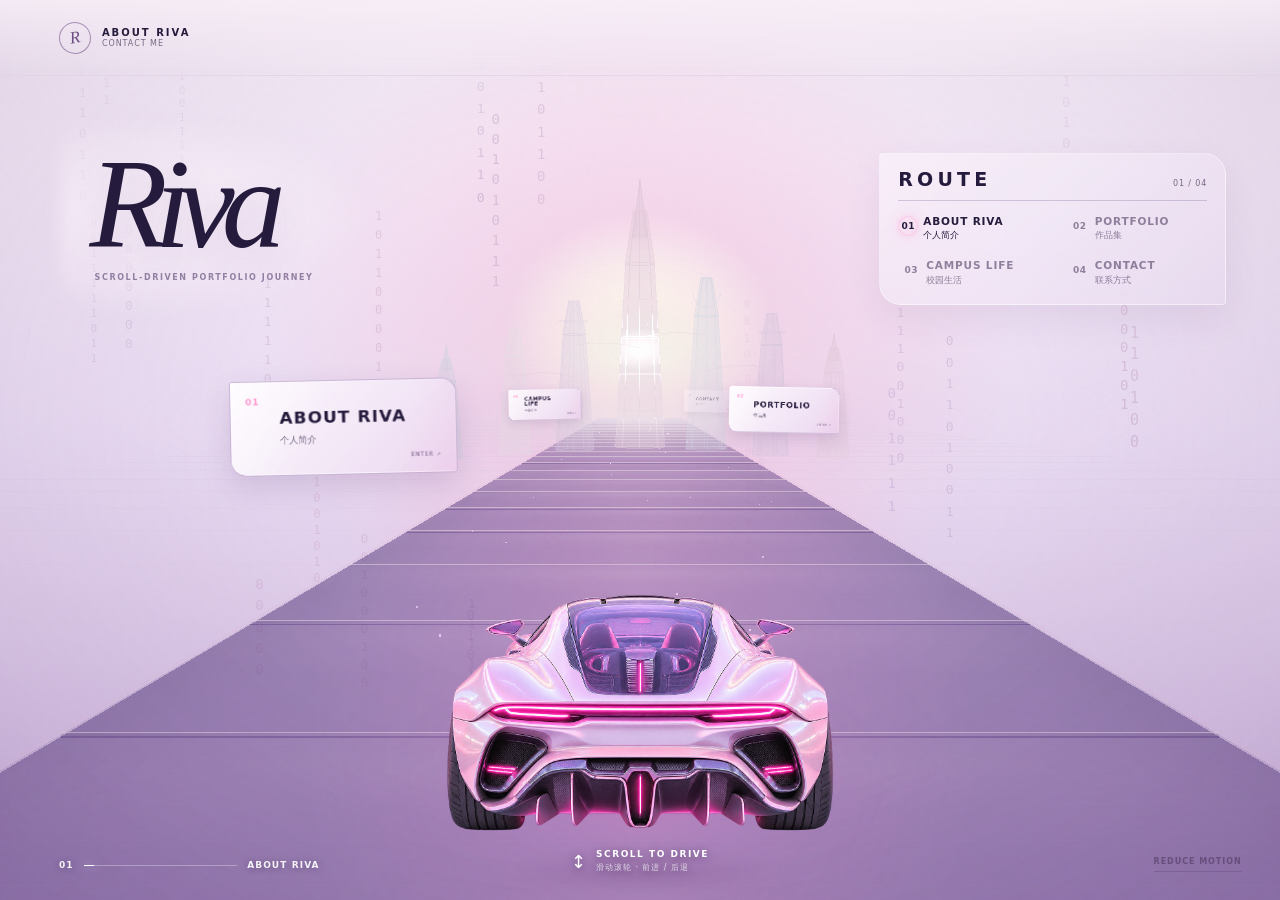
<file: index.html>
<!doctype html>
<html lang="zh-CN">
  <head>
    <meta charset="UTF-8" />
    <meta name="viewport" content="width=device-width, initial-scale=1.0, viewport-fit=cover" />
    <meta name="theme-color" content="#eadcf3" />
    <meta name="description" content="Riva Zhang 的滚轮驱动 3D 赛博公路个人作品集" />
    <title>This Is Riva</title>
    <link rel="stylesheet" href="styles.css?v=16" />
  </head>
  <body>
    <main class="journey" id="journey" tabindex="-1" aria-label="Riva 的 3D 个人作品集旅程">
      <div class="scene-shell" aria-hidden="true">
        <canvas id="matrix-background"></canvas>
        <canvas id="world-canvas"></canvas>
        <div class="scene-bloom"></div>
        <div class="scene-vignette"></div>
        <div class="scene-grain"></div>
      </div>

      <header class="topbar">
        <a class="brand" href="contact.html" aria-label="了解并联系 Riva">
          <span class="brand-orb">R</span>
          <span class="brand-copy"><strong>ABOUT RIVA</strong><small>CONTACT ME</small></span>
        </a>
      </header>

      <section class="hero-copy" aria-labelledby="hero-title">
        <h1 id="hero-title">Riva</h1>
        <p>SCROLL-DRIVEN PORTFOLIO JOURNEY</p>
      </section>

      <div class="station-layer" id="station-layer" aria-label="道路两侧的作品集站牌">
        <a class="station-card" href="about.html" data-station-index="0" data-side="left" aria-label="打开 About Riva 个人简介页面">
          <span class="station-number">01</span>
          <span class="station-copy"><strong>ABOUT RIVA</strong><small>个人简介</small></span>
          <span class="station-enter">ENTER ↗</span>
        </a>
        <a class="station-card" href="portfolio.html" data-station-index="1" data-side="right" aria-label="打开 Portfolio 作品集页面">
          <span class="station-number">02</span>
          <span class="station-copy"><strong>PORTFOLIO</strong><small>作品集</small></span>
          <span class="station-enter">ENTER ↗</span>
        </a>
        <a class="station-card" href="campus.html" data-station-index="2" data-side="left" aria-label="打开 Campus Life 校园生活页面">
          <span class="station-number">03</span>
          <span class="station-copy"><strong class="station-title station-title-campus" aria-label="CAMPUS LIFE"><span>CAMPUS</span><span>LIFE</span></strong><small>校园生活</small></span>
          <span class="station-enter">ENTER ↗</span>
        </a>
        <a class="station-card" href="contact.html" data-station-index="3" data-side="right" aria-label="打开 Contact 联系方式页面">
          <span class="station-number">04</span>
          <span class="station-copy"><strong>CONTACT</strong><small>联系方式</small></span>
          <span class="station-enter">ENTER ↗</span>
        </a>
      </div>

      <div class="vehicle-layer" aria-label="固定在道路中央的粉紫色未来概念车">
        <div class="speed-aura" aria-hidden="true"></div>
        <img class="route-car" src="assets/hero-car-forward.png" alt="浅粉紫色未来概念车的正后方视角" />
        <div class="road-reflection" aria-hidden="true"></div>
      </div>

      <aside class="route-nav" aria-label="路线导航">
        <div class="route-nav-heading"><strong>ROUTE</strong><small id="route-count">01 / 04</small></div>
        <ol>
          <li><button type="button" data-route-index="0"><b>01</b><span><strong>ABOUT RIVA</strong><small>个人简介</small></span></button></li>
          <li><button type="button" data-route-index="1"><b>02</b><span><strong>PORTFOLIO</strong><small>作品集</small></span></button></li>
          <li><button type="button" data-route-index="2"><b>03</b><span><strong>CAMPUS LIFE</strong><small>校园生活</small></span></button></li>
          <li><button type="button" data-route-index="3"><b>04</b><span><strong>CONTACT</strong><small>联系方式</small></span></button></li>
        </ol>
      </aside>

      <div class="journey-status" aria-live="polite">
        <span id="status-index">01</span>
        <span class="status-line"><i id="status-progress"></i></span>
        <span id="status-name">ABOUT RIVA</span>
      </div>

      <div class="scroll-hint" aria-hidden="true"><span>↕</span><strong>SCROLL TO DRIVE</strong><small>滑动滚轮 · 前进 / 后退</small></div>
      <button class="motion-toggle" id="motion-toggle" type="button" aria-pressed="false">REDUCE MOTION</button>
      <p class="webgl-notice" id="webgl-notice" role="status" hidden>当前设备无法启动 3D 场景，请尝试更新浏览器。</p>
    </main>

    <div class="cursor-orb" id="cursor-orb" aria-hidden="true"><span></span><i></i></div>
    <script src="script.js?v=17"></script>
  </body>
</html>
</file>
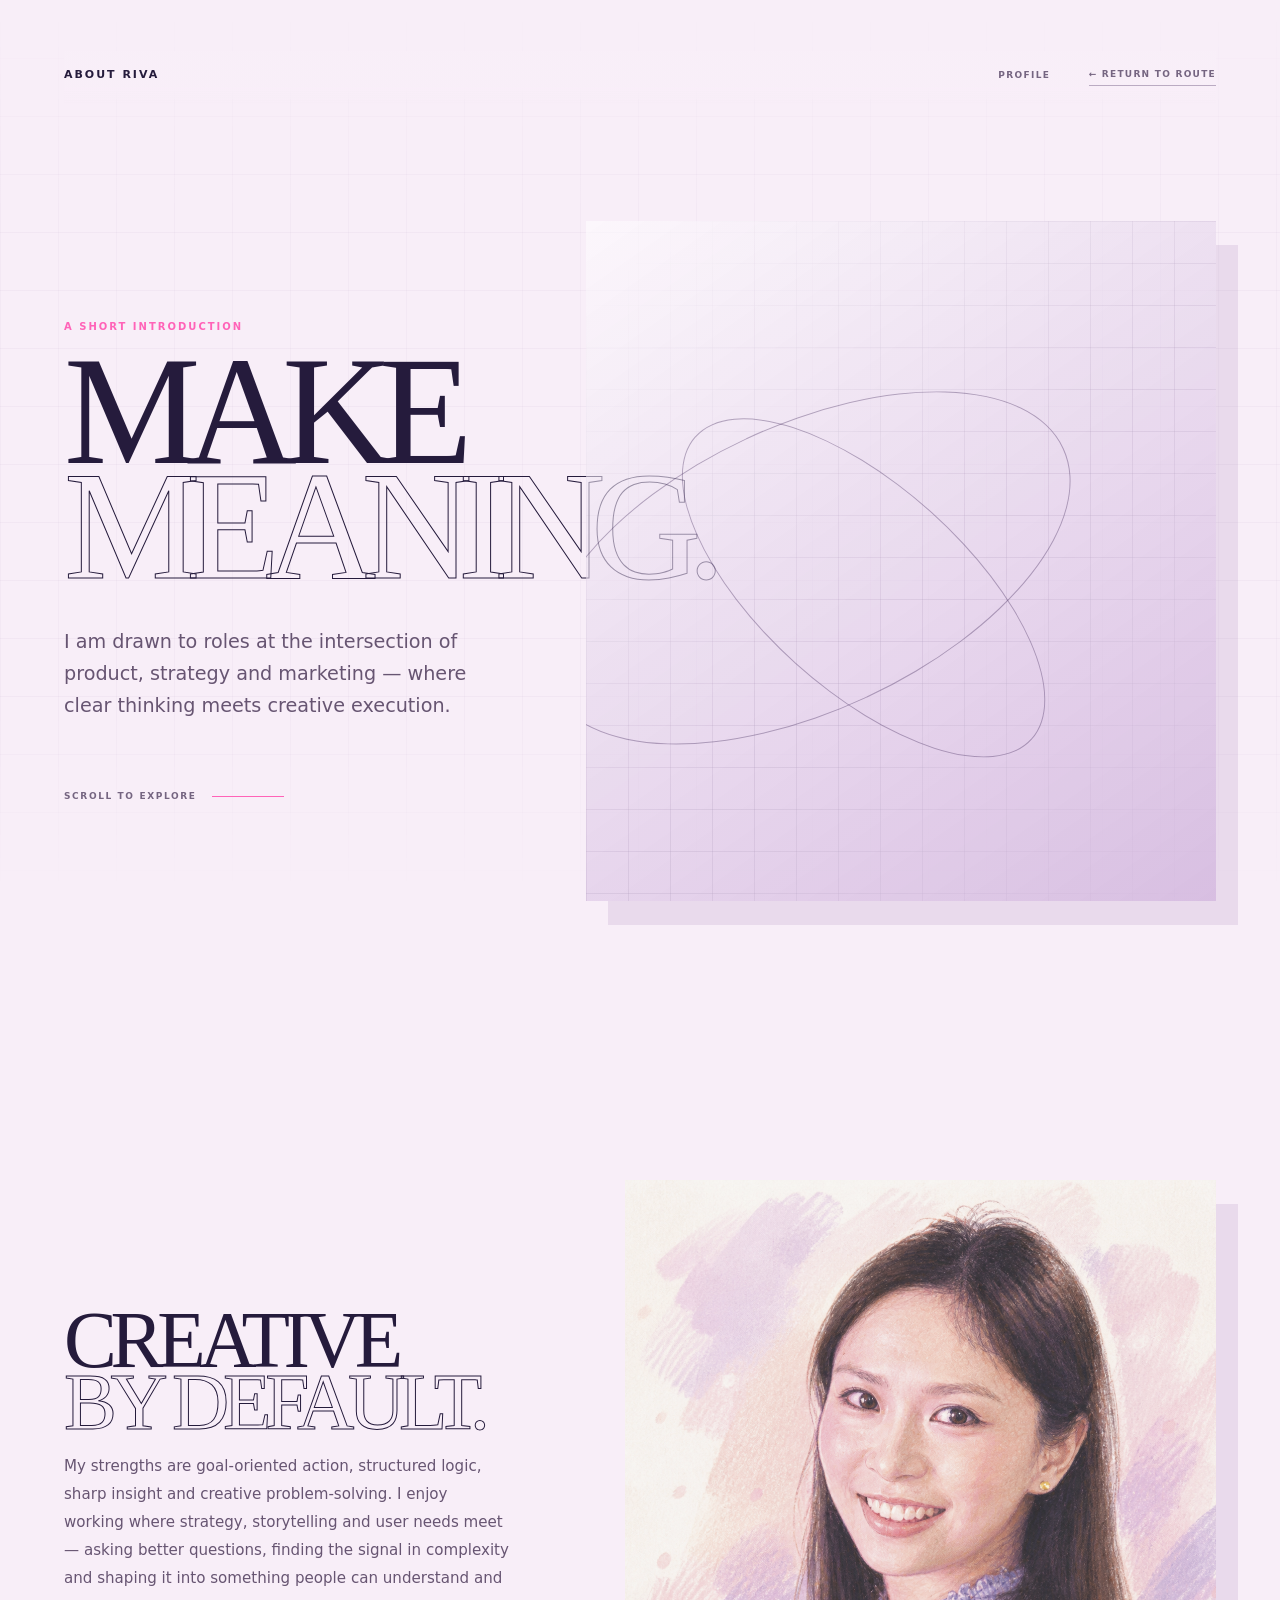
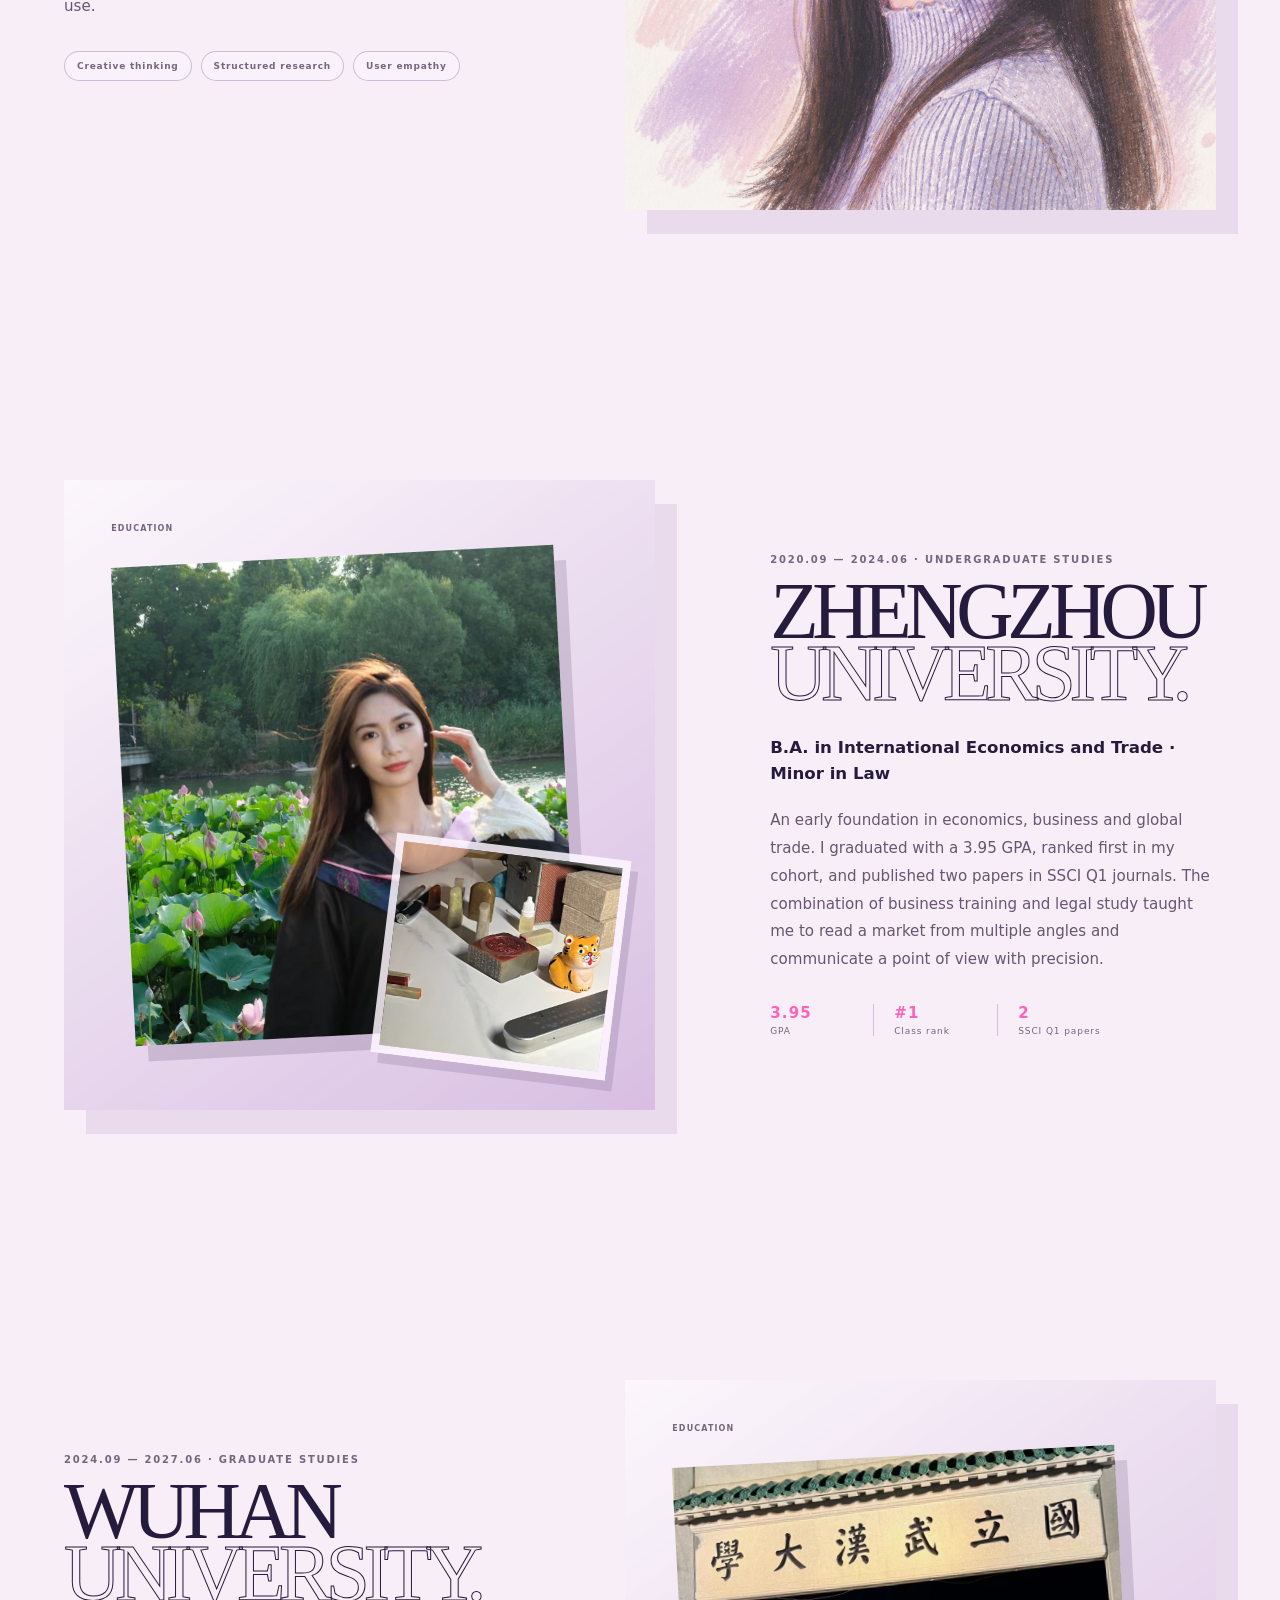
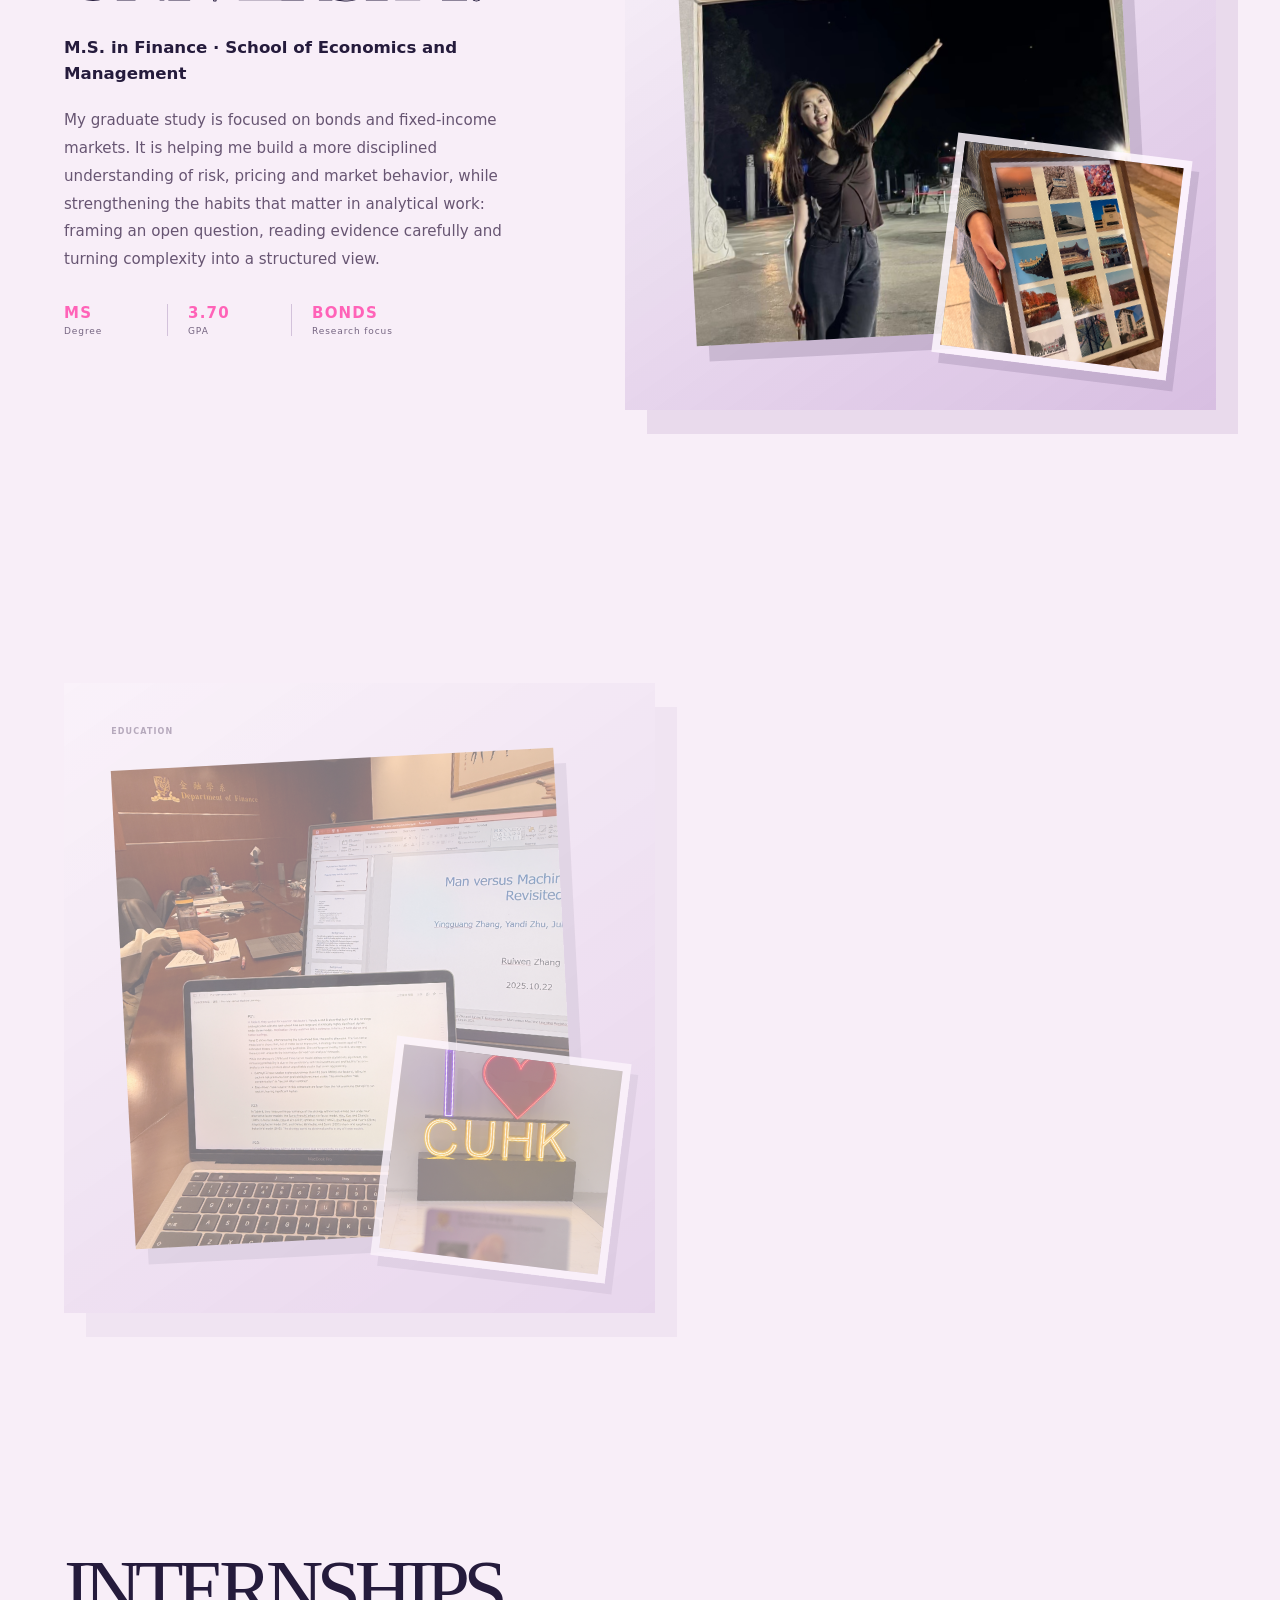
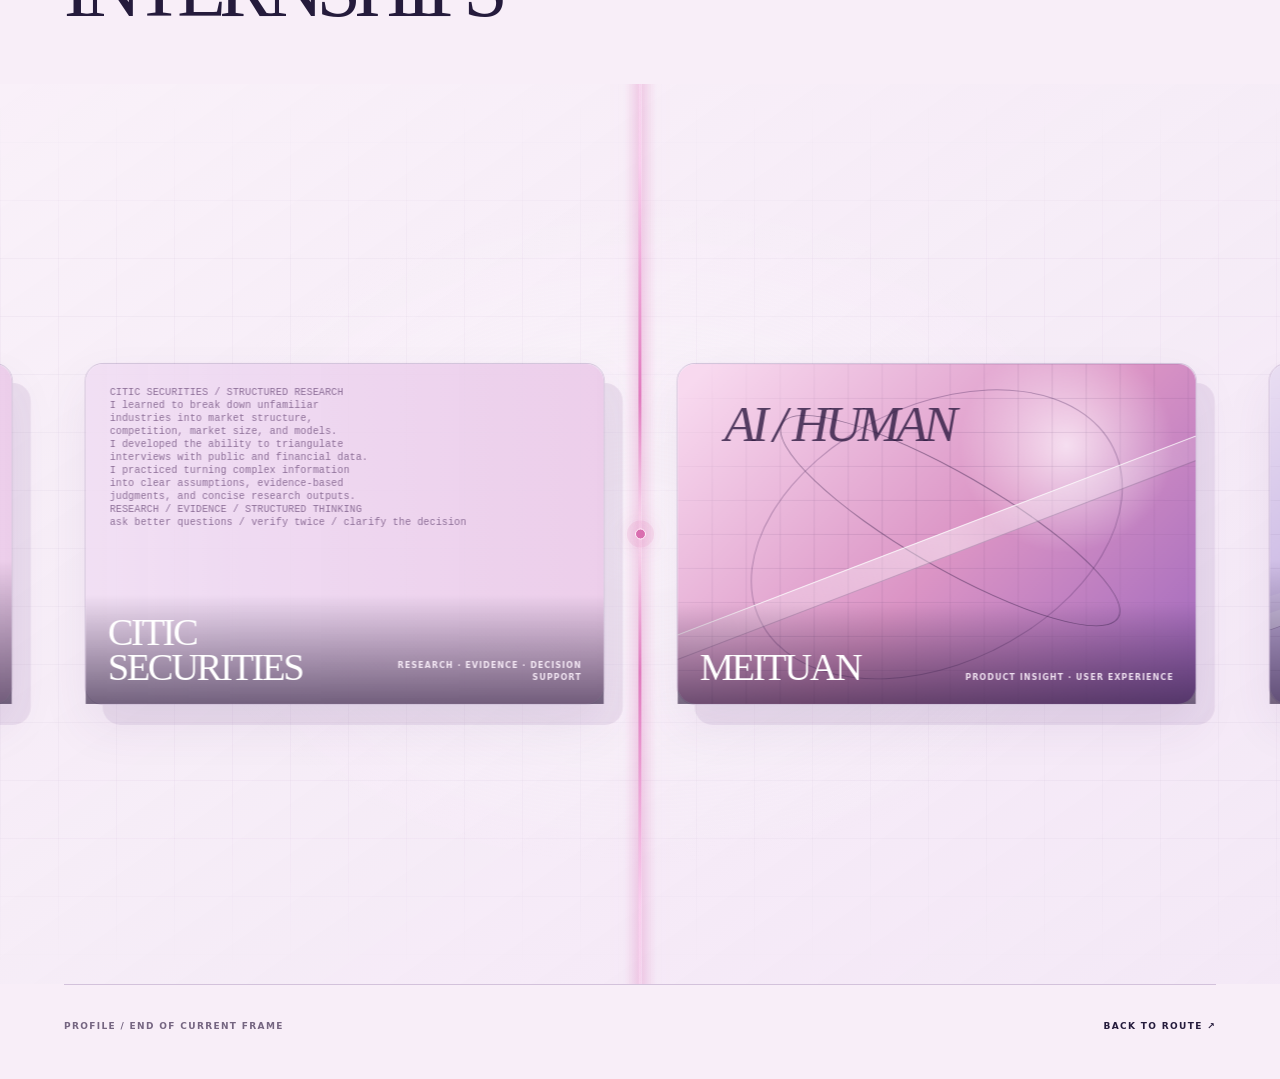
<file: about.html>
<!doctype html>
<html lang="en">
<head>
  <meta charset="UTF-8">
  <meta name="viewport" content="width=device-width, initial-scale=1">
  <meta name="description" content="Riva's profile, education and exchange experience.">
  <title>Profile / Riva</title>
  <link rel="stylesheet" href="section-page.css">
  <link rel="stylesheet" href="experience.css">
</head>
<body class="about-page-body">
  <main class="section-page about-page">
    <header class="section-top about-top">
      <a class="section-brand" href="index.html">ABOUT RIVA</a>
      <div class="about-top-meta">
        <span class="about-top-label">PROFILE</span>
        <a class="back-route" href="index.html">← RETURN TO ROUTE</a>
      </div>
    </header>

    <section class="about-hero" aria-labelledby="profile-title">
      <div class="about-hero-copy">
        <p class="about-kicker">A SHORT INTRODUCTION</p>
        <h1 id="profile-title"><span>MAKE</span><span>MEANING.</span></h1>
        <p class="about-hero-lede">I am drawn to roles at the intersection of product, strategy and marketing — where clear thinking meets creative execution.</p>
        <div class="about-hero-foot">
          <span>SCROLL TO EXPLORE</span>
          <span class="about-scroll-line" aria-hidden="true"></span>
        </div>
      </div>
      <div class="about-hero-visual visual-placeholder visual-placeholder--intro" aria-label="Abstract profile visual">
        <div class="visual-grid" aria-hidden="true"></div>
        <div class="visual-orbit visual-orbit--one" aria-hidden="true"></div>
        <div class="visual-orbit visual-orbit--two" aria-hidden="true"></div>
      </div>
    </section>

    <div class="about-story">
      <section class="about-panel about-panel--intro" data-reveal="intro" aria-labelledby="intro-title">
        <div class="about-panel-copy">
          <h2 id="intro-title">CREATIVE<br><em>BY DEFAULT.</em></h2>
          <p class="about-panel-text">My strengths are goal-oriented action, structured logic, sharp insight and creative problem-solving. I enjoy working where strategy, storytelling and user needs meet — asking better questions, finding the signal in complexity and shaping it into something people can understand and use.</p>
          <div class="about-tags" aria-label="Professional qualities">
            <span>Creative thinking</span>
            <span>Structured research</span>
            <span>User empathy</span>
          </div>
        </div>
        <div class="about-panel-visual visual-placeholder visual-placeholder--profile" aria-label="Personal introduction portrait">
          <img class="about-image about-image--portrait" src="assets/profile-avatar-handdrawn.png" alt="Hand-drawn portrait of Riva">
        </div>
      </section>

      <section class="about-panel about-panel--reverse" data-reveal="zzu" aria-labelledby="zzu-title">
        <div class="about-panel-copy">
          <p class="about-year">2020.09 — 2024.06 · UNDERGRADUATE STUDIES</p>
          <h2 id="zzu-title">ZHENGZHOU<br><em>UNIVERSITY.</em></h2>
          <p class="about-degree">B.A. in International Economics and Trade · Minor in Law</p>
          <p class="about-panel-text">An early foundation in economics, business and global trade. I graduated with a 3.95 GPA, ranked first in my cohort, and published two papers in SSCI Q1 journals. The combination of business training and legal study taught me to read a market from multiple angles and communicate a point of view with precision.</p>
          <div class="about-fact-row">
            <div><strong>3.95</strong><span>GPA</span></div>
            <div><strong>#1</strong><span>Class rank</span></div>
            <div><strong>2</strong><span>SSCI Q1 papers</span></div>
          </div>
        </div>
        <div class="about-panel-visual visual-placeholder visual-placeholder--zzu" aria-label="Zhengzhou University memories">
          <div class="visual-image-stack">
            <img class="about-image about-image--primary" src="assets/zhengzhou-university-lotus.jpg" alt="Riva at Zhengzhou University among lotus flowers">
            <img class="about-image about-image--secondary" src="assets/zhengzhou-university-detail.jpg" alt="A detail from Riva's Zhengzhou University memories">
          </div>
          <div class="visual-caption"><span>EDUCATION</span></div>
        </div>
      </section>

      <section class="about-panel" data-reveal="whu" aria-labelledby="whu-title">
        <div class="about-panel-copy">
          <p class="about-year">2024.09 — 2027.06 · GRADUATE STUDIES</p>
          <h2 id="whu-title">WUHAN<br><em>UNIVERSITY.</em></h2>
          <p class="about-degree">M.S. in Finance · School of Economics and Management</p>
          <p class="about-panel-text">My graduate study is focused on bonds and fixed-income markets. It is helping me build a more disciplined understanding of risk, pricing and market behavior, while strengthening the habits that matter in analytical work: framing an open question, reading evidence carefully and turning complexity into a structured view.</p>
          <div class="about-fact-row">
            <div><strong>MS</strong><span>Degree</span></div>
            <div><strong>3.70</strong><span>GPA</span></div>
            <div><strong>BONDS</strong><span>Research focus</span></div>
          </div>
        </div>
        <div class="about-panel-visual visual-placeholder visual-placeholder--whu" aria-label="Wuhan University memories">
          <div class="visual-image-stack">
            <img class="about-image about-image--primary" src="assets/wuhan-university-gate.jpg" alt="Riva at the Wuhan University gate">
            <img class="about-image about-image--secondary" src="assets/wuhan-university-memory.jpg" alt="A photographic memory from Wuhan University">
          </div>
          <div class="visual-caption"><span>EDUCATION</span></div>
        </div>
      </section>

      <section class="about-panel about-panel--reverse" data-reveal="cuhk" aria-labelledby="cuhk-title">
        <div class="about-panel-copy">
          <p class="about-year">2025.08 — 2025.11 · EXCHANGE EXPERIENCE</p>
          <h2 id="cuhk-title">THE CHINESE<br>UNIVERSITY OF <em>HONG KONG.</em></h2>
          <p class="about-degree">Exchange Student · Department of Finance, CUHK Business School</p>
          <p class="about-panel-text">In an English-medium environment, I explored empirical asset pricing and the financial applications of machine learning, large language models and artificial intelligence. I presented and discussed existing literature on alternative-asset performance, including cryptocurrency, as well as studies applying models such as random forests to analysts' earnings forecasts. Academic presentations and group discussions strengthened my confidence in cross-cultural collaboration.</p>
          <div class="about-fact-row">
            <div><strong>HK</strong><span>Exchange</span></div>
            <div><strong>EN</strong><span>Study language</span></div>
            <div><strong>AI</strong><span>Finance applications</span></div>
          </div>
        </div>
        <div class="about-panel-visual visual-placeholder visual-placeholder--cuhk" aria-label="The Chinese University of Hong Kong memories">
          <div class="visual-image-stack">
            <img class="about-image about-image--primary" src="assets/cuhk-finance-presentation.jpg" alt="A finance presentation during Riva's CUHK exchange">
            <img class="about-image about-image--secondary" src="assets/cuhk-neon.jpg" alt="A CUHK neon sign during Riva's exchange">
          </div>
          <div class="visual-caption"><span>EDUCATION</span></div>
        </div>
      </section>
    </div>

    <section class="about-internships-heading" aria-labelledby="internships-title">
      <h2 id="internships-title">INTERNSHIPS</h2>
    </section>

    <section class="experience-scan-journey about-scan-module" aria-label="A horizontal scan through professional experience">
      <div class="scan-stage" id="about-experience-stage">
        <div class="scan-axis" aria-hidden="true"><span></span></div>
        <div class="scan-track" id="about-experience-track">
          <article class="scan-card scan-card--meituan" data-experience="meituan"><div class="scan-card-image" aria-label="Pink visual placeholder for Meituan experience"><div class="scan-visual scan-visual--meituan"><span class="scan-visual-orbit"></span><span class="scan-visual-beam"></span><b>AI / HUMAN</b></div></div><div class="scan-card-ascii" aria-hidden="true"><pre class="ascii-content">MEITUAN / PRODUCT INSIGHT
I learned to evaluate complex AI
experiences from the user's point of view.
I turned observations into clear standards,
repeatable review methods, and feedback
that teams could use to improve products.
I also practiced structuring ambiguous
problems into actionable next steps.
PRODUCT INSIGHT / USER EXPERIENCE
SCENARIO / STANDARD / FEEDBACK
read the signal / shape the next move</pre></div><div class="scan-card-label"><span>MEITUAN</span><small>PRODUCT INSIGHT · USER EXPERIENCE</small></div></article>
          <article class="scan-card scan-card--automotive" data-experience="automotive"><div class="scan-card-image" aria-label="Lilac visual placeholder for Tianxingjian Automotive Group experience"><div class="scan-visual scan-visual--automotive"><span class="scan-visual-grid"></span><span class="scan-visual-road"></span><b>ON THE ROAD</b></div></div><div class="scan-card-ascii" aria-hidden="true"><pre class="ascii-content">TIANXINGJIAN / USER SIGNAL
I developed the ability to listen for
real user concerns beneath noisy feedback.
I organized platform comments with Python,
translated signals into communication ideas,
and connected content with real scenarios.
I learned to evaluate performance and iterate
when a strategy needed a clearer direction.
USER SIGNAL / CONTENT STRATEGY
listen first / make the product understood</pre></div><div class="scan-card-label"><span>TIANXINGJIAN AUTOMOTIVE GROUP</span><small>USER SIGNAL · CONTENT STRATEGY</small></div></article>
          <article class="scan-card scan-card--asset" data-experience="asset-management"><div class="scan-card-image" aria-label="Rose visual placeholder for ICBC-AXA Asset Management experience"><div class="scan-visual scan-visual--asset"><span class="scan-visual-bars"></span><span class="scan-visual-orbit"></span><b>PORTFOLIO</b></div></div><div class="scan-card-ascii" aria-hidden="true"><pre class="ascii-content">ICBC-AXA / PORTFOLIO THINKING
I learned to compare complex choices
through return, risk, liquidity, and fit.
I built disciplined habits for cleaning data,
testing scenarios, and reading trends before
turning analysis into a recommendation.
I also strengthened cross-functional
coordination from concept to execution.
LIQUIDITY / GROWTH / REBALANCE</pre></div><div class="scan-card-label"><span>ICBC-AXA ASSET MANAGEMENT</span><small>LIQUIDITY · GROWTH · REBALANCE</small></div></article>
          <article class="scan-card scan-card--citi" data-experience="ipo"><div class="scan-card-image" aria-label="Violet visual placeholder for CITIC Securities experience"><div class="scan-visual scan-visual--citi"><span class="scan-visual-columns"></span><span class="scan-visual-line"></span><b>IPO / RESEARCH</b></div></div><div class="scan-card-ascii" aria-hidden="true"><pre class="ascii-content">CITIC SECURITIES / STRUCTURED RESEARCH
I learned to break down unfamiliar
industries into market structure,
competition, market size, and models.
I developed the ability to triangulate
interviews with public and financial data.
I practiced turning complex information
into clear assumptions, evidence-based
judgments, and concise research outputs.
RESEARCH / EVIDENCE / STRUCTURED THINKING
ask better questions / verify twice / clarify the decision</pre></div><div class="scan-card-label"><span>CITIC SECURITIES</span><small>RESEARCH · EVIDENCE · DECISION SUPPORT</small></div></article>
        </div>
      </div>
    </section>

    <footer class="about-footer">
      <span>PROFILE / END OF CURRENT FRAME</span>
      <a href="index.html">BACK TO ROUTE ↗</a>
    </footer>
  </main>

  <script>
    const panels = document.querySelectorAll('[data-reveal]');
    const revealPanels = new IntersectionObserver((entries) => {
      entries.forEach((entry) => {
        if (entry.isIntersecting) entry.target.classList.add('is-visible');
      });
    }, { threshold: 0.22 });
    panels.forEach((panel) => revealPanels.observe(panel));
  </script>
  <script src="about-scan.js"></script>
</body>
</html>
</file>
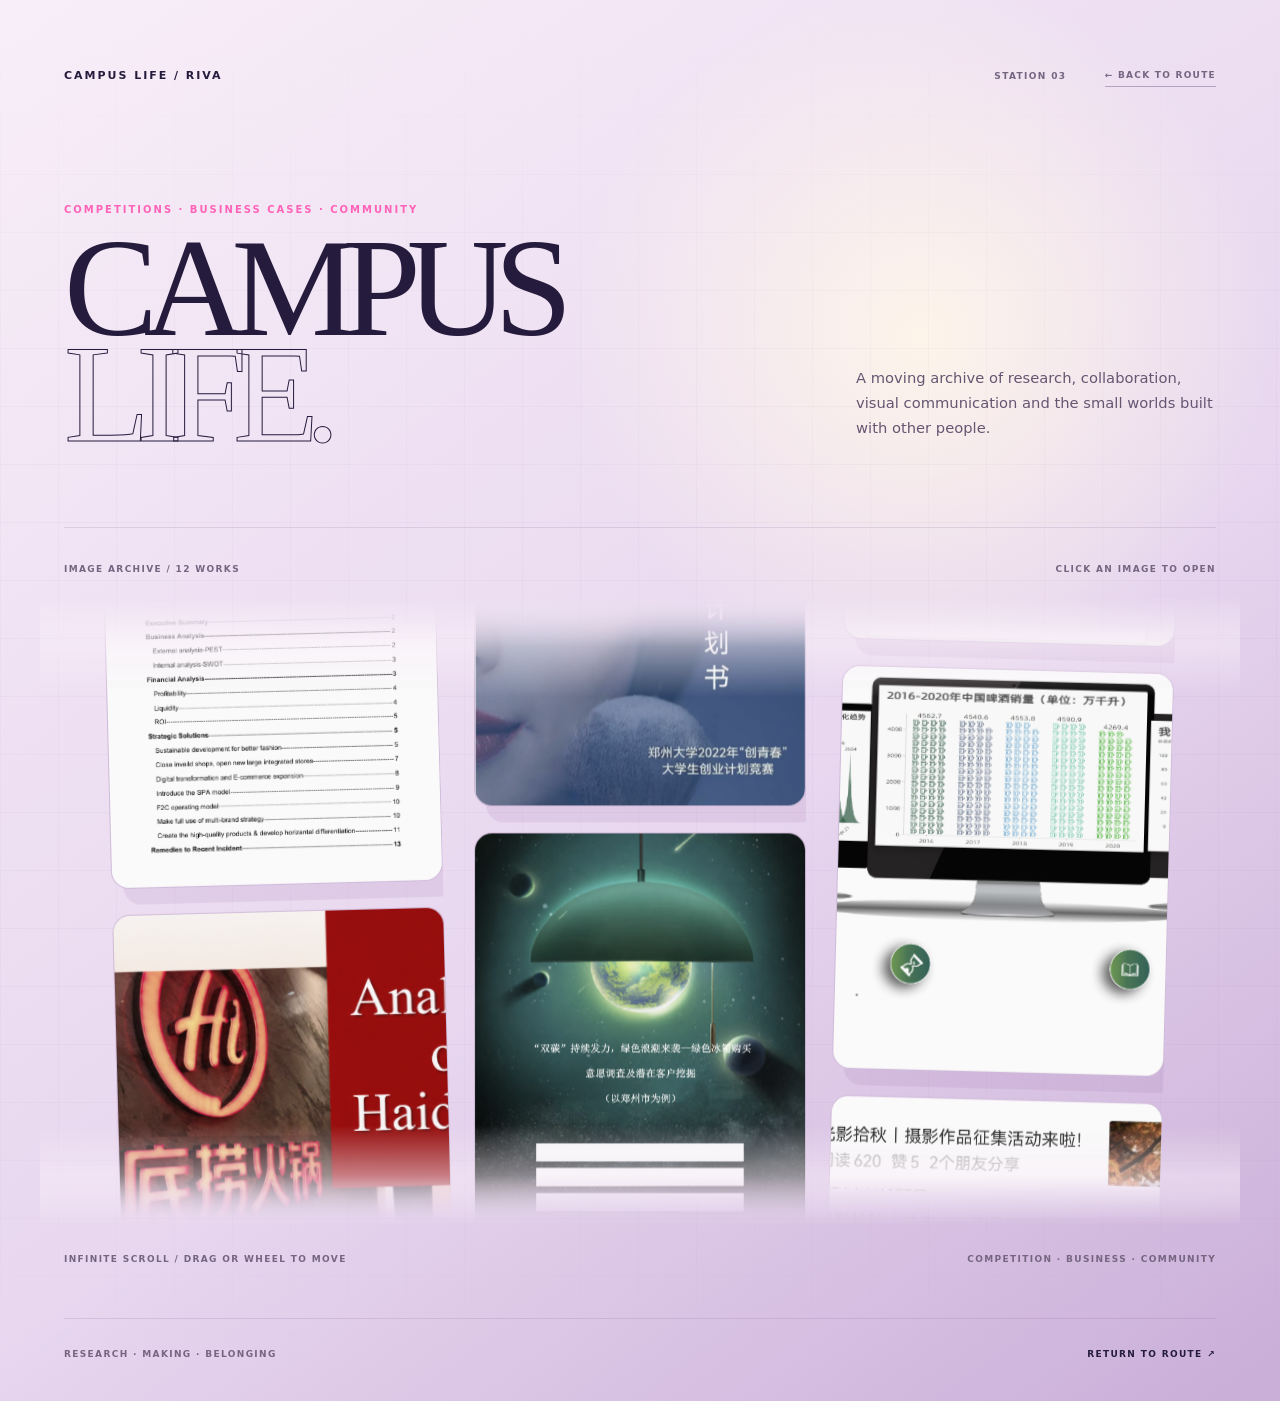
<file: campus.html>
<!doctype html>
<html lang="en">
<head>
  <meta charset="UTF-8">
  <meta name="viewport" content="width=device-width, initial-scale=1">
  <meta name="description" content="Riva's campus competitions, business cases and community work.">
  <title>Campus Life / Riva</title>
  <link rel="stylesheet" href="section-page.css">
</head>
<body class="campus-page-body">
  <main class="section-page campus-page">
    <header class="section-top campus-top">
      <a class="section-brand" href="index.html">CAMPUS LIFE / RIVA</a>
      <div class="campus-top-meta">
        <span class="campus-top-label">STATION 03</span>
        <a class="back-route" href="index.html">← BACK TO ROUTE</a>
      </div>
    </header>

    <section class="campus-intro" aria-labelledby="campus-title">
      <div>
        <p class="campus-kicker">COMPETITIONS · BUSINESS CASES · COMMUNITY</p>
        <h1 id="campus-title">CAMPUS<br><em>LIFE.</em></h1>
      </div>
      <p class="campus-intro-note">A moving archive of research, collaboration, visual communication and the small worlds built with other people.</p>
    </section>

    <section class="campus-gallery-section" aria-label="Campus work image gallery">
      <div class="campus-gallery-topline">
        <span>IMAGE ARCHIVE / 12 WORKS</span>
        <span>CLICK AN IMAGE TO OPEN</span>
      </div>
      <div class="campus-gallery-window" data-campus-gallery>
        <div class="campus-gallery-lanes" data-campus-lanes></div>
      </div>
      <div class="campus-gallery-footer">
        <span>INFINITE SCROLL / DRAG OR WHEEL TO MOVE</span>
        <span>COMPETITION · BUSINESS · COMMUNITY</span>
      </div>
    </section>

    <footer class="campus-footer">
      <span>RESEARCH · MAKING · BELONGING</span>
      <a href="index.html">RETURN TO ROUTE ↗</a>
    </footer>
  </main>

  <div class="campus-detail" data-campus-detail aria-hidden="true">
    <button class="campus-detail-close" type="button" data-campus-close aria-label="Close detail">×</button>
    <div class="campus-detail-image-wrap">
      <div class="campus-detail-media">
        <img data-campus-detail-image alt="">
      </div>
    </div>
    <article class="campus-detail-copy">
      <p class="campus-detail-index" data-campus-detail-index></p>
      <p class="campus-detail-category" data-campus-detail-category></p>
      <h2 data-campus-detail-title></h2>
      <p class="campus-detail-rule"></p>
      <p class="campus-detail-description" data-campus-detail-description></p>
      <div class="campus-detail-links" data-campus-detail-links hidden></div>
      <p class="campus-detail-hint">ESC / CLOSE DETAIL</p>
    </article>
  </div>

  <script>
    (() => {
      const gallery = document.querySelector('[data-campus-gallery]');
      const lanesRoot = document.querySelector('[data-campus-lanes]');
      const detail = document.querySelector('[data-campus-detail]');
      if (!gallery || !lanesRoot || !detail) return;

      const records = [
        { category:'HKICPA BUSINESS CASE COMPETITION', title:'MAINLAND MARKET CASE', image:'assets/campus-submitted/zodiac-fashion-business-proposal.png', description:'A case project for the Hong Kong Institute of Certified Public Accountants, examining mainland market conditions, business context and strategic choices through the Zodiac Fashion Company case.' },
        { category:'ENTREPRENEURSHIP', title:'I-FOUNDATION', image:'assets/campus-previews/doc-6c51fd12de.png', description:'An entrepreneurship plan for an AI-powered foundation device, combining personalized beauty services with a clear consumer proposition.' },
        { category:'RESEARCH COMPETITION', title:'ALGORITHM PRICE DISCRIMINATION', image:'assets/campus-submitted/algorithm-price-discrimination-white-redacted.png', description:'A research presentation examining algorithmic price discrimination, its regulatory context and possible paths toward fairer digital markets.' },
        { category:'BUSINESS CASE', title:'ANALYSIS OF HAIDILAO', image:'assets/campus-submitted/haidiLao-analysis-redacted.png', description:'A group case analysis of Haidilao, translating observations of service, operations and competition into a structured business perspective.' },
        { category:'RESEARCH COMPETITION', title:'GREEN FRIDGE PURCHASE INTENT', image:'assets/campus-submitted/green-fridge-purchase-intent-redacted.png', description:'A research project on green appliance consumption in Zhengzhou, combining literature review, interviews, questionnaires and text mining to identify purchase drivers. The public image keeps team and instructor information private.' },
        { category:'BUSINESS CASE', title:'BUDWEISER / CHANNEL STRATEGY', image:'assets/campus-previews/doc-928ace80df.png', description:'A brand and channel analysis of the beer market, connecting consumer portraits, content commerce and online-to-offline growth opportunities.' },
        { category:'BUSINESS CASE', title:'L’ORÉAL / FRAGRANCE GROWTH', image:'assets/商赛/欧莱雅.png', description:'A marketing case exploring fragrance consumption, product personalization and digital communication as levers for a more relevant consumer experience.', video:'https://www.bilibili.com/video/BV193411p7BP/' },
        { category:'ENTREPRENEURSHIP', title:'MIPET / SMART PET ECOSYSTEM', image:'assets/商赛/michong.png', description:'A smart-pet hardware concept that connects collars, feeding, monitoring and companionship into a more coherent everyday ecosystem.' },
        { category:'COMMUNITY WORK', title:'LIGHT AND AUTUMN', image:'assets/社团活动/guangyingshiqiu.png', description:'“Light and Autumn” was a campus photography exhibition series. I coordinated a 25-work call for submissions, reached 1,260 voters through WeChat Moments, Xiaohongshu and offline promotion, and extended participation through a three-post WeChat editorial series.', links:[['READ THE CALL FOR SUBMISSIONS','https://mp.weixin.qq.com/s/4wSLxlqLRi16RZYED6PLJw'],['READ THE VOTING POST','https://mp.weixin.qq.com/s/DZRpV1ZApx9T_dC6zT1mKg'],['READ THE EXHIBITION POST','https://mp.weixin.qq.com/s/CFKsqX72svDsE7NHcy8Bvg']] },
        { category:'COMMUNITY WORK', title:'BECAUSE OF YOU', image:'assets/社团活动/yingweiyouni.png', description:'“Because of You” was a campus photography exhibition series. I helped shape the call for submissions and promotion, bringing together 21 works and 504 voters, then extending the conversation through three WeChat posts.', links:[['READ THE CALL FOR SUBMISSIONS','https://mp.weixin.qq.com/s/m8ZJDH_fRA1AnPV7EmJbww'],['READ THE VOTING POST','https://mp.weixin.qq.com/s/mc9XT5wXtMkRnj1UbKvBfw'],['READ THE EXHIBITION POST','https://mp.weixin.qq.com/s/QjYgYhP-EuLwXVDB6oaamg']] },
        { category:'COMMUNITY WORK', title:'ENGLISH TALENT SHOW', image:'assets/社团活动/english-talent-show-redacted.jpg', description:'A visual record of the Fourth “New Navigation Cup” English Talent Show, capturing the stage, audience and the atmosphere of a campus competition.' },
        { category:'CONTENT OPERATIONS', title:'XIAOHONGSHU FOOD ACCOUNT', image:'assets/campus-submitted/xiaohongshu-food-account.png', description:'I independently planned and operated a Xiaohongshu food account from zero to one. In one month I produced four polished posts around campus and local dining, reaching 15K+ views on the best-performing post and more than 200 average interactions by iterating on the “place + scene + emotion” content formula.' }
      ];

      const asset = (value) => encodeURI(value);
      const lanes = 3;
      const laneRecords = Array.from({ length: lanes }, (_, laneIndex) => records.filter((_, index) => index % lanes === laneIndex));
      const laneStates = [];
      let selectedIndex = -1;

      function createCard(record, recordIndex) {
        const button = document.createElement('button');
        button.type = 'button';
        button.className = 'campus-card';
        button.dataset.recordIndex = String(recordIndex);
        button.setAttribute('aria-label', `Open ${record.title}`);
        const image = document.createElement('img');
        image.src = asset(record.image);
        image.alt = record.title;
        image.loading = 'lazy';
        button.appendChild(image);
        button.addEventListener('click', () => openDetail(recordIndex));
        return button;
      }

      laneRecords.forEach((lane, laneIndex) => {
        const column = document.createElement('div');
        column.className = `campus-lane campus-lane--${laneIndex + 1}`;
        const track = document.createElement('div');
        track.className = 'campus-lane-track';
        lane.forEach((record, localIndex) => track.appendChild(createCard(record, laneIndex + localIndex * lanes)));
        lane.forEach((record, localIndex) => {
          const clone = createCard(record, laneIndex + localIndex * lanes);
          clone.setAttribute('aria-hidden', 'true');
          track.appendChild(clone);
        });
        column.appendChild(track);
        lanesRoot.appendChild(column);
        laneStates.push({ column, track, speed: laneIndex === 1 ? 0.12 : 0.17 + laneIndex * 0.035, offset: laneIndex === 1 ? -80 : -laneIndex * 120, span: 0 });
      });

      function measure() {
        laneStates.forEach((state) => {
          state.span = state.track.scrollHeight / 2;
          if (state.span) state.offset = state.offset % state.span;
        });
      }

      let paused = false;
      gallery.addEventListener('mouseenter', () => { if (!isDragging) paused = true; });
      gallery.addEventListener('mouseleave', () => { if (!isDragging) paused = false; });

      function paintLanes() {
        laneStates.forEach((state, index) => {
          state.track.style.transform = `translate3d(0, ${state.offset.toFixed(2)}px, 0)`;
          state.column.style.setProperty('--lane-tilt', `${index === 1 ? 0 : index === 0 ? -1.5 : 1.5}deg`);
        });
      }

      function moveLanes(delta) {
        laneStates.forEach((state) => {
          if (!state.span) return;
          state.offset += delta;
          while (state.offset >= 0) state.offset -= state.span;
          while (state.offset <= -state.span) state.offset += state.span;
        });
        paintLanes();
      }

      let isDragging = false;
      let lastPointerY = 0;
      let dragDistance = 0;
      let suppressNextClick = false;

      gallery.addEventListener('pointerdown', (event) => {
        if (event.button !== undefined && event.button !== 0) return;
        isDragging = true;
        lastPointerY = event.clientY;
        dragDistance = 0;
        suppressNextClick = false;
        paused = true;
        gallery.classList.add('is-dragging');
        gallery.setPointerCapture?.(event.pointerId);
      });

      gallery.addEventListener('pointermove', (event) => {
        if (!isDragging) return;
        const delta = event.clientY - lastPointerY;
        lastPointerY = event.clientY;
        dragDistance += Math.abs(delta);
        if (dragDistance > 6) suppressNextClick = true;
        moveLanes(delta);
      });

      const endDrag = (event) => {
        if (!isDragging) return;
        isDragging = false;
        paused = true;
        gallery.classList.remove('is-dragging');
        if (event.pointerId !== undefined && gallery.hasPointerCapture?.(event.pointerId)) {
          gallery.releasePointerCapture(event.pointerId);
        }
      };

      gallery.addEventListener('pointerup', endDrag);
      gallery.addEventListener('pointercancel', endDrag);
      gallery.addEventListener('click', (event) => {
        if (!suppressNextClick) return;
        event.preventDefault();
        event.stopPropagation();
        suppressNextClick = false;
      }, true);
      gallery.addEventListener('wheel', (event) => {
        if (Math.abs(event.deltaY) < 1) return;
        event.preventDefault();
        paused = true;
        moveLanes(-event.deltaY);
      }, { passive:false });

      function render() {
        if (!paused && !detail.classList.contains('is-open')) {
          laneStates.forEach((state, index) => {
            state.offset -= state.speed;
            if (state.offset <= -state.span) state.offset += state.span;
          });
          paintLanes();
        }
        requestAnimationFrame(render);
      }

      const image = detail.querySelector('[data-campus-detail-image]');
      const index = detail.querySelector('[data-campus-detail-index]');
      const category = detail.querySelector('[data-campus-detail-category]');
      const title = detail.querySelector('[data-campus-detail-title]');
      const description = detail.querySelector('[data-campus-detail-description]');
      const detailLinks = detail.querySelector('[data-campus-detail-links]');

      function renderDetailLinks(record) {
        if (!detailLinks) return;
        detailLinks.replaceChildren();
        const links = [];
        if (record.video) links.push(['WATCH VIDEO', record.video]);
        if (record.links) links.push(...record.links);
        detailLinks.hidden = links.length === 0;
        links.forEach(([label, href]) => {
          const link = document.createElement('a');
          link.href = href;
          link.target = '_blank';
          link.rel = 'noreferrer';
          link.textContent = `${label} ↗`;
          detailLinks.appendChild(link);
        });
      }

      function openDetail(recordIndex) {
        const record = records[recordIndex];
        if (!record) return;
        selectedIndex = recordIndex;
        image.src = asset(record.image);
        image.alt = record.title;
        index.textContent = `${String(recordIndex + 1).padStart(2, '0')} / ${String(records.length).padStart(2, '0')}`;
        category.textContent = record.category;
        title.textContent = record.title;
        description.textContent = record.description;
        renderDetailLinks(record);
        detail.classList.add('is-open');
        detail.setAttribute('aria-hidden', 'false');
        document.body.classList.add('campus-detail-open');
      }

      function closeDetail() {
        detail.classList.remove('is-open');
        detail.setAttribute('aria-hidden', 'true');
        document.body.classList.remove('campus-detail-open');
        selectedIndex = -1;
      }

      detail.querySelector('[data-campus-close]').addEventListener('click', closeDetail);
      detail.addEventListener('click', (event) => { if (event.target === detail) closeDetail(); });
      window.addEventListener('keydown', (event) => { if (event.key === 'Escape' && selectedIndex >= 0) closeDetail(); });
      window.addEventListener('resize', measure);
      measure();
      render();
    })();
  </script>
</body>
</html>
</file>
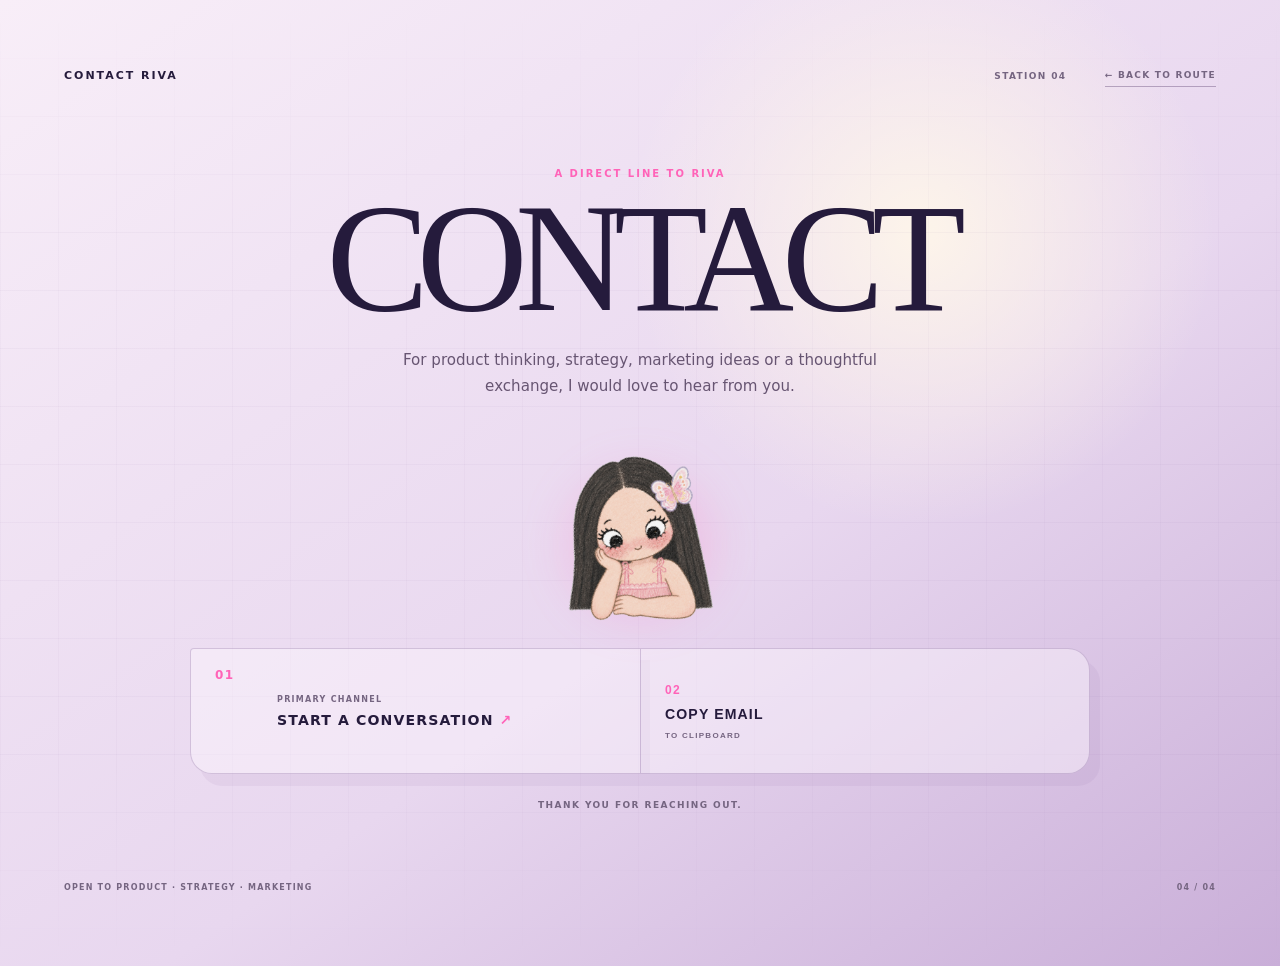
<file: contact.html>
<!doctype html>
<html lang="en">
<head>
  <meta charset="UTF-8">
  <meta name="viewport" content="width=device-width,initial-scale=1">
  <meta name="description" content="Contact Riva for product, strategy and marketing conversations.">
  <title>Contact / Riva</title>
  <link rel="stylesheet" href="section-page.css">
</head>
<body class="contact-page-body">
  <main class="section-page contact-page">
    <header class="section-top contact-top">
      <a class="section-brand" href="index.html">CONTACT RIVA</a>
      <div class="contact-top-meta">
        <span class="contact-top-label">STATION 04</span>
        <a class="back-route" href="index.html">← BACK TO ROUTE</a>
      </div>
    </header>

    <section class="contact-center" aria-labelledby="contact-title">
      <p class="contact-kicker">A DIRECT LINE TO RIVA</p>
      <h1 id="contact-title">CONTACT</h1>
      <p class="contact-lede">For product thinking, strategy, marketing ideas or a thoughtful exchange, I would love to hear from you.</p>

      <div class="contact-character" data-character aria-label="A hand-drawn character sitting above the contact options">
        <span class="contact-character-halo"></span>
        <img src="assets/contact-character.png" alt="Hand-drawn character" class="contact-character-image">
      </div>

      <div class="contact-actions" aria-label="Contact options">
        <a class="contact-email-card" href="mailto:ZhangRuiwenZRW@163.com?subject=Hello%20Riva" data-email-link data-look="left">
          <span class="contact-card-index">01</span>
          <span class="contact-card-copy">
            <small>PRIMARY CHANNEL</small>
            <strong>START A CONVERSATION <i>↗</i></strong>
          </span>
        </a>

        <button class="contact-copy-button" type="button" data-copy-email data-email="ZhangRuiwenZRW@163.com" data-look="right">
          <span>02</span>
          <strong>COPY EMAIL</strong>
          <small data-copy-label>TO CLIPBOARD</small>
        </button>
      </div>
      <p class="contact-note">THANK YOU FOR REACHING OUT.</p>
    </section>

    <footer class="contact-footer">
      <span>OPEN TO PRODUCT · STRATEGY · MARKETING</span>
      <span>04 / 04</span>
    </footer>
  </main>

  <script>
    const copyButton = document.querySelector('[data-copy-email]');
    const copyLabel = document.querySelector('[data-copy-label]');
    const email = 'ZhangRuiwenZRW@163.com';
    document.querySelector('[data-email-link]')?.setAttribute('href', `mailto:${email}?subject=Hello%20Riva`);
    document.querySelector('[data-email-label]')?.replaceChildren(email);
    if (copyButton) copyButton.dataset.email = email;
    const character = document.querySelector('[data-character]');
    document.querySelectorAll('[data-look]').forEach((target) => {
      target.addEventListener('pointerenter', () => { character.dataset.look = target.dataset.look; });
      target.addEventListener('focus', () => { character.dataset.look = target.dataset.look; });
    });

    copyButton?.addEventListener('click', async () => {
      if (!email) return;
      try {
        await navigator.clipboard.writeText(email);
        copyLabel.textContent = 'COPIED';
        window.setTimeout(() => { copyLabel.textContent = 'TO CLIPBOARD'; }, 1600);
      } catch {
        copyLabel.textContent = email;
      }
    });
  </script>
</body>
</html>
</file>
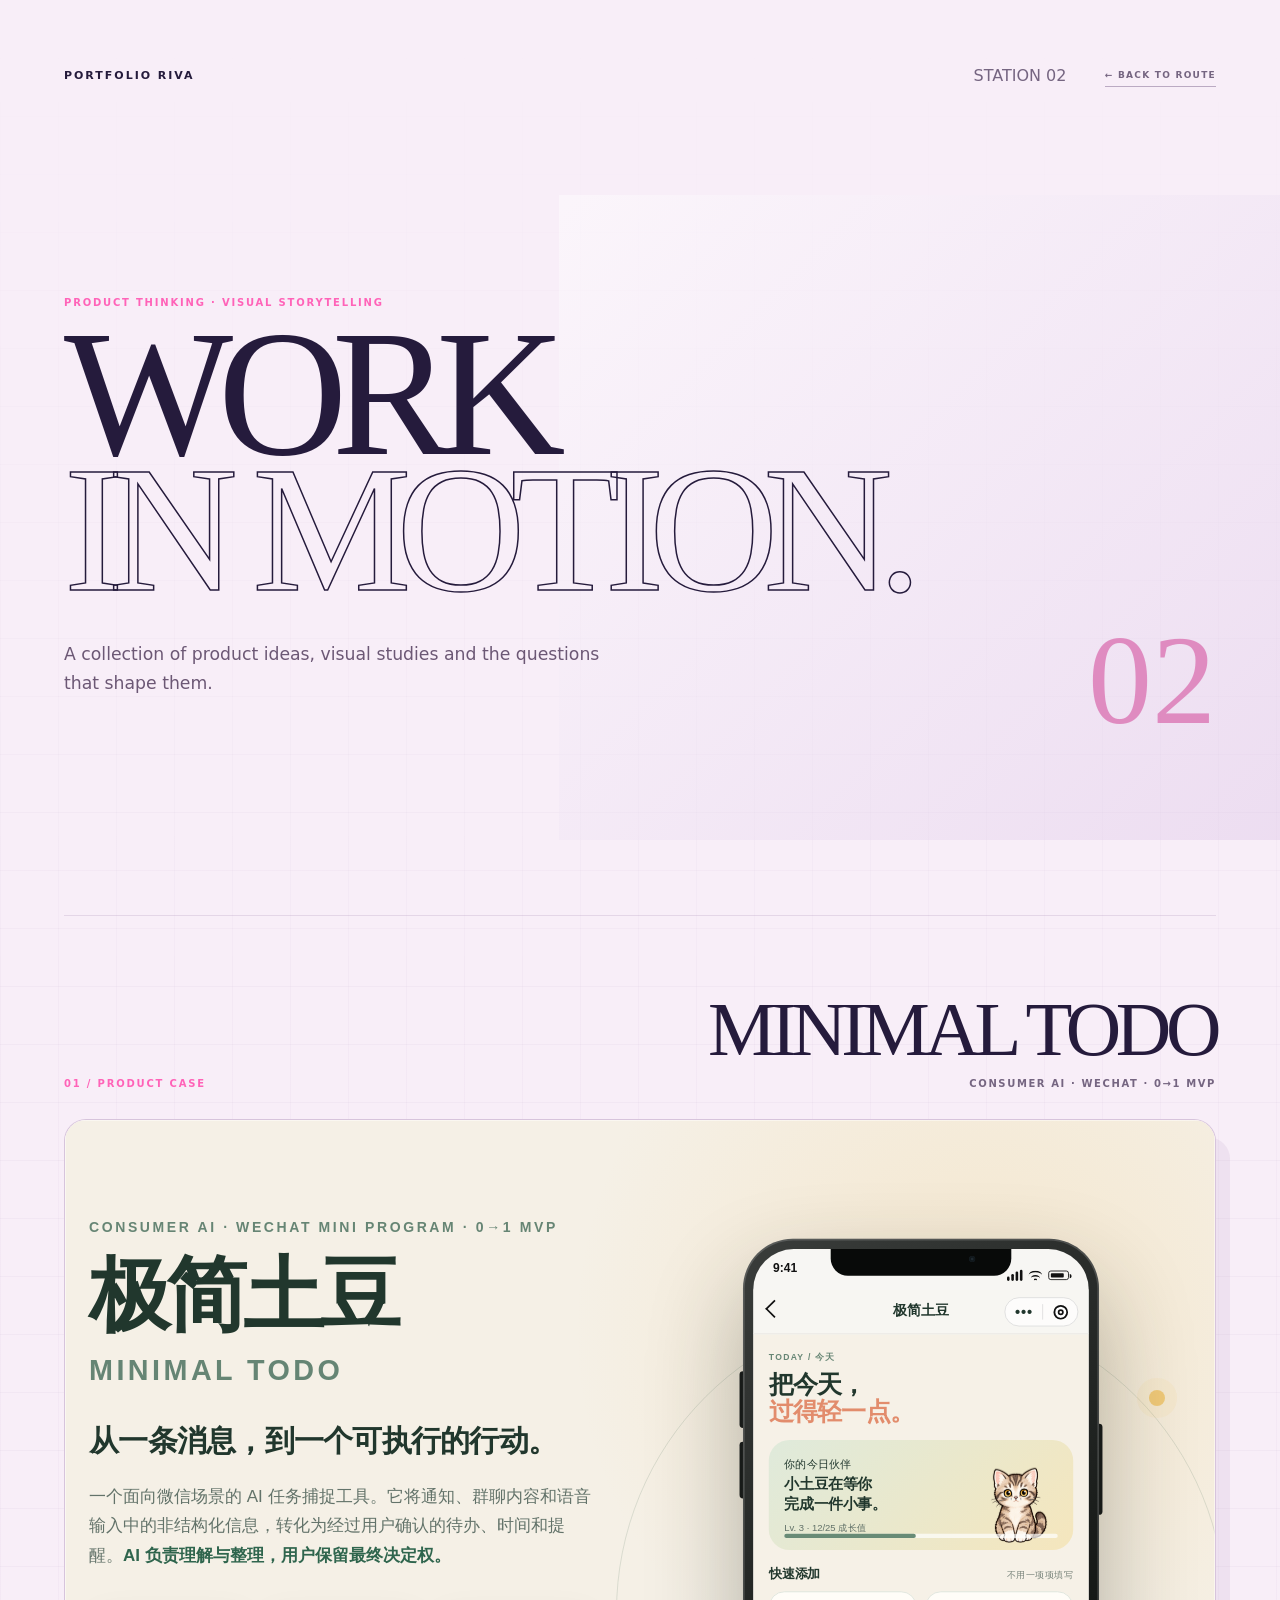
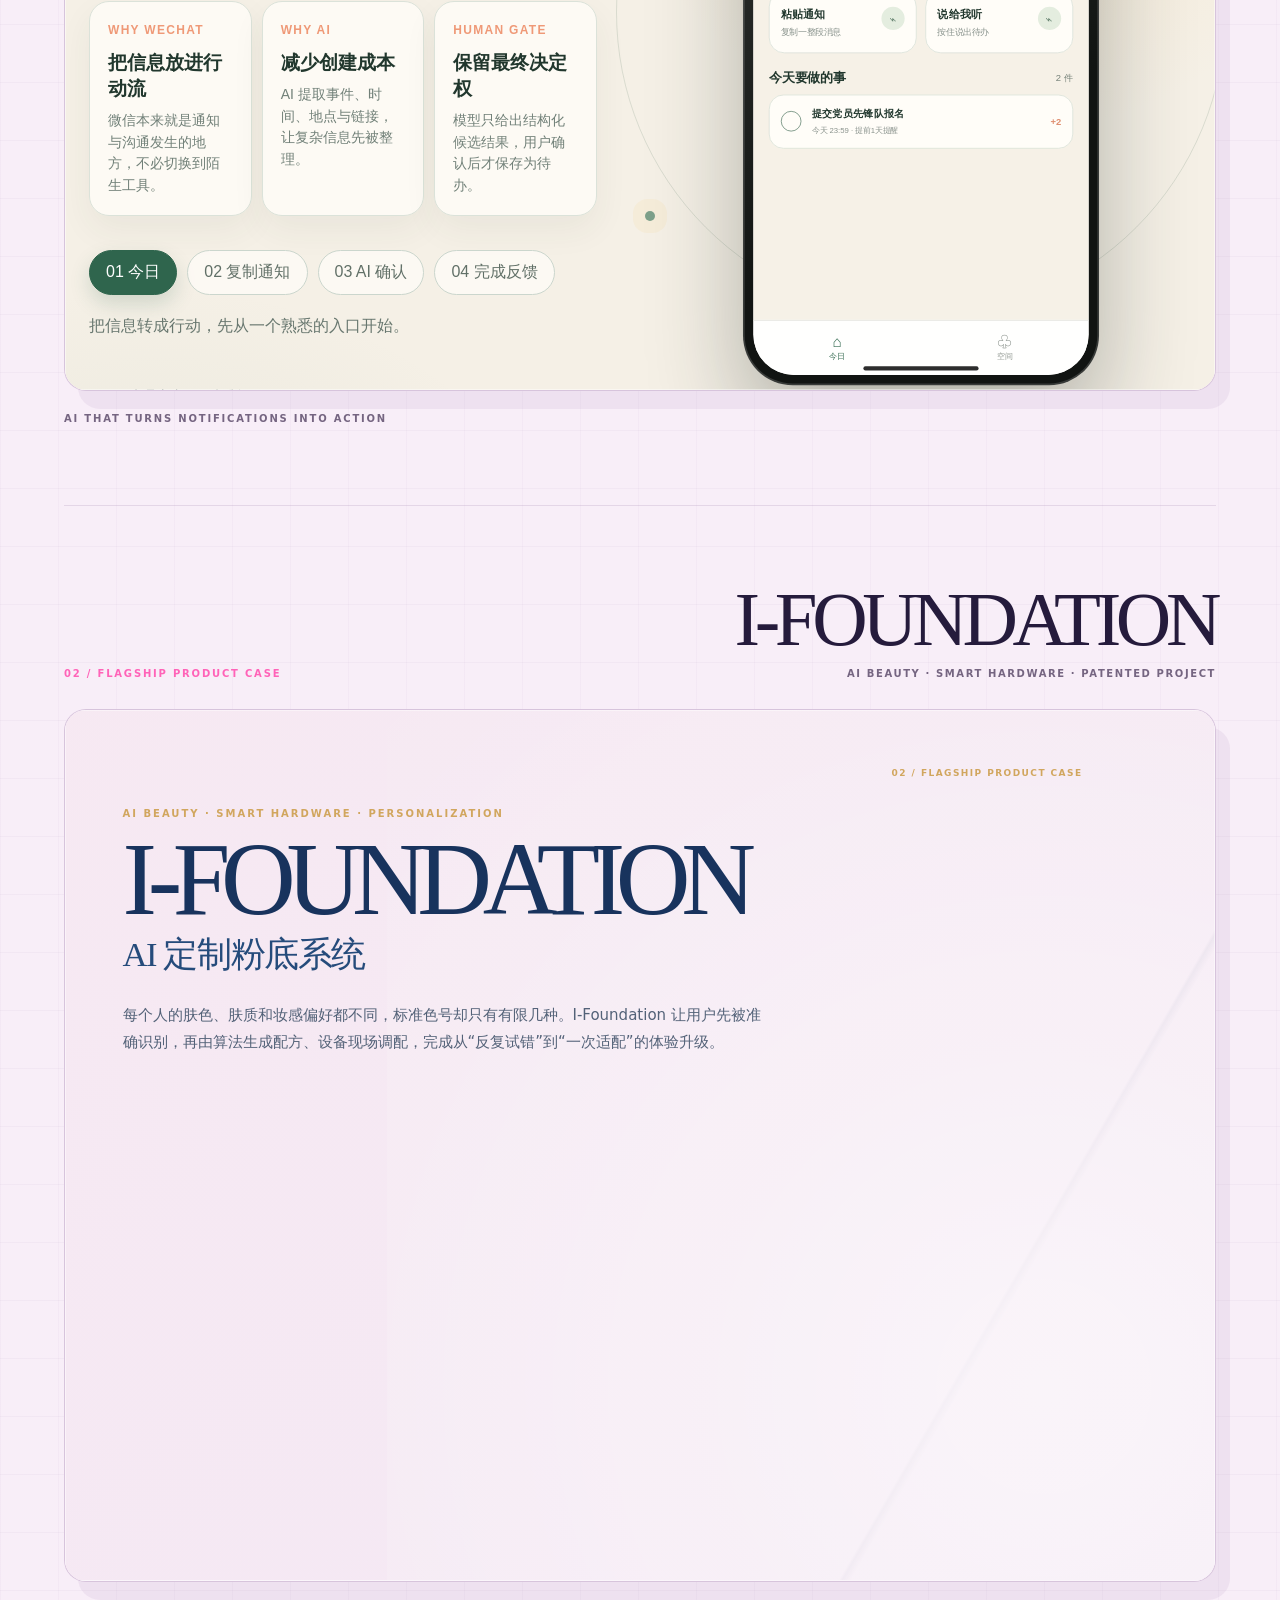
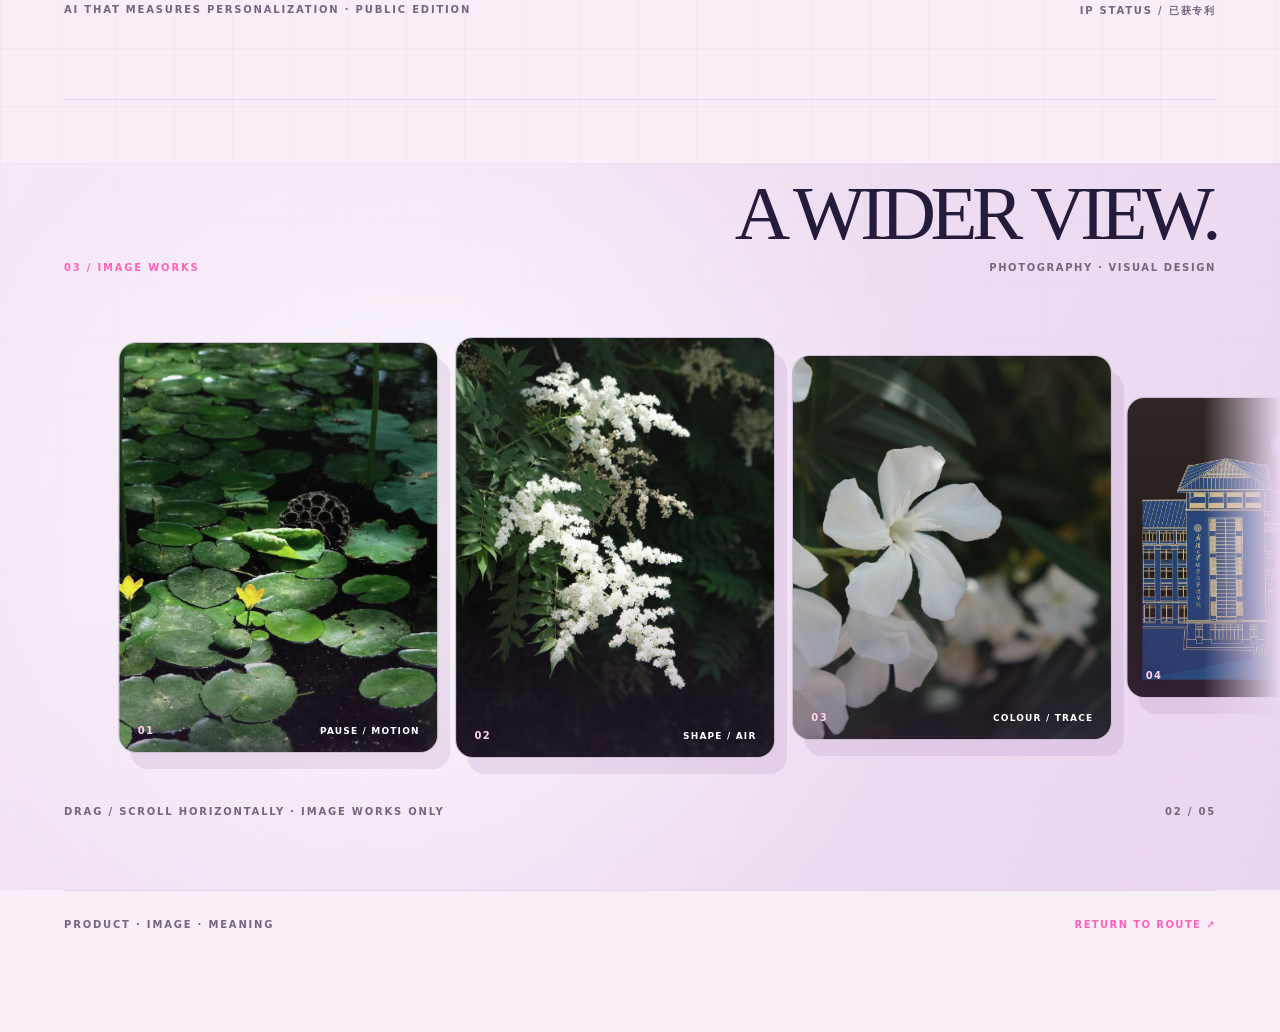
<file: portfolio.html>
<!doctype html>
<html lang="en">
<head>
  <meta charset="UTF-8">
  <meta name="viewport" content="width=device-width, initial-scale=1">
  <meta name="description" content="Riva's product case studies and multimedia work.">
  <title>Portfolio / Riva</title>
  <link rel="stylesheet" href="section-page.css">
</head>
<body class="portfolio-page-body">
  <main class="section-page portfolio-page">
    <header class="section-top portfolio-top">
      <a class="section-brand" href="index.html">PORTFOLIO RIVA</a>
      <div class="portfolio-top-meta">
        <span class="portfolio-top-label">STATION 02</span>
        <a class="back-route" href="index.html">← BACK TO ROUTE</a>
      </div>
    </header>

    <section class="portfolio-intro" aria-labelledby="portfolio-title">
      <div class="portfolio-intro-copy">
        <p class="portfolio-kicker">PRODUCT THINKING · VISUAL STORYTELLING</p>
        <h1 id="portfolio-title"><span>WORK</span><span>IN MOTION.</span></h1>
        <p class="portfolio-lede">A collection of product ideas, visual studies and the questions that shape them.</p>
      </div>
      <div class="portfolio-intro-mark" aria-hidden="true">02</div>
    </section>

    <section class="portfolio-case" aria-labelledby="minimal-todo-title">
      <div class="portfolio-section-heading">
        <p>01 / PRODUCT CASE</p>
        <div>
          <h2 id="minimal-todo-title">MINIMAL TODO</h2>
          <span>CONSUMER AI · WECHAT · 0→1 MVP</span>
        </div>
      </div>
      <div class="portfolio-case-frame">
        <iframe src="portfolio-minimal-potato/case-study.html" title="Minimal TODO product case study" loading="eager" scrolling="yes"></iframe>
      </div>
      <div class="portfolio-case-foot">
        <span>AI THAT TURNS NOTIFICATIONS INTO ACTION</span>
      </div>
    </section>

    <section class="portfolio-case" aria-labelledby="ifoundation-title" data-case="ifoundation">
      <div class="portfolio-section-heading">
        <p>02 / FLAGSHIP PRODUCT CASE</p>
        <div>
          <h2 id="ifoundation-title">I-FOUNDATION</h2>
          <span>AI BEAUTY · SMART HARDWARE · PATENTED PROJECT</span>
        </div>
      </div>
      <div class="portfolio-case-frame portfolio-ifoundation-frame" data-scroll-frame="ifoundation">
        <iframe src="portfolio-ifoundation/case-study.html" title="I-Foundation AI 定制粉底系统产品案例" loading="eager" scrolling="yes"></iframe>
      </div>
      <div class="portfolio-case-foot">
        <span>AI THAT MEASURES PERSONALIZATION · PUBLIC EDITION</span>
        <span>IP STATUS / 已获专利</span>
      </div>
    </section>

    <section class="portfolio-gallery" data-parallax-gallery aria-labelledby="gallery-title">
      <div class="portfolio-section-heading portfolio-gallery-heading">
        <p>03 / IMAGE WORKS</p>
        <div>
          <h2 id="gallery-title">A WIDER VIEW.</h2>
          <span>PHOTOGRAPHY · VISUAL DESIGN</span>
        </div>
      </div>

      <div class="portfolio-gallery-window">
        <div class="portfolio-gallery-track" data-gallery-track>
          <figure class="portfolio-gallery-item" style="--item-ratio:.78">
            <img src="assets/摄影作品/717.JPG" alt="Photography work 01" loading="lazy">
            <figcaption><span>01</span><strong>PAUSE / MOTION</strong></figcaption>
          </figure>
          <figure class="portfolio-gallery-item" style="--item-ratio:.76">
            <img src="assets/摄影作品/a21d04bd3u685e8b9177c0e4f9b786aa.JPG" alt="Photography work 02" loading="lazy">
            <figcaption><span>02</span><strong>SHAPE / AIR</strong></figcaption>
          </figure>
          <figure class="portfolio-gallery-item" style="--item-ratio:.83">
            <img src="assets/摄影作品/d84ebfca7u5a4b1a700b06094e56cff2.JPG" alt="Photography work 03" loading="lazy">
            <figcaption><span>03</span><strong>COLOUR / TRACE</strong></figcaption>
          </figure>
          <figure class="portfolio-gallery-item portfolio-design-item" style="--item-ratio:1.45">
            <img src="assets/portfolio-design/kt-board-design.jpg" alt="KT board visual design" loading="lazy">
            <figcaption><span>04</span><strong>KT BOARD / VISUAL SYSTEM</strong></figcaption>
          </figure>
          <figure class="portfolio-gallery-item portfolio-design-item" style="--item-ratio:1.25">
            <img src="assets/portfolio-design/cultural-creative-design.png" alt="Cultural creative product design" loading="lazy">
            <figcaption><span>05</span><strong>CULTURAL / CREATIVE OBJECTS</strong></figcaption>
          </figure>
        </div>
      </div>
      <div class="portfolio-gallery-footer">
        <span>DRAG / SCROLL HORIZONTALLY · IMAGE WORKS ONLY</span>
        <span data-gallery-progress>01 / 05</span>
      </div>
    </section>

    <footer class="portfolio-footer">
      <span>PRODUCT · IMAGE · MEANING</span>
      <a href="index.html">RETURN TO ROUTE ↗</a>
    </footer>
  </main>

  <script>
    (() => {
      const gallery = document.querySelector('[data-parallax-gallery]');
      const track = gallery?.querySelector('[data-gallery-track]');
      const originals = track ? [...track.children] : [];
      const progress = gallery?.querySelector('[data-gallery-progress]');
      if (!gallery || !track || !originals.length) return;

      const clones = originals.map((item) => {
        const clone = item.cloneNode(true);
        clone.setAttribute('aria-hidden', 'true');
        return clone;
      });
      clones.forEach((clone) => track.appendChild(clone));
      const items = [...originals, ...clones];

      let targetX = 0;
      let currentX = 0;
      let pointerDown = false;
      let dragStart = 0;
      let dragOrigin = 0;

      const clamp = (value, min, max) => Math.min(max, Math.max(min, value));
      const loopWidth = () => {
        if (!originals.length || !clones.length) return 0;
        return clones[0].getBoundingClientRect().left - originals[0].getBoundingClientRect().left;
      };
      const moveTo = (value) => { targetX = value; };

      function normalizeLoop() {
        const span = loopWidth();
        if (!span) return;
        if (targetX >= span || currentX >= span) {
          targetX -= span;
          currentX -= span;
        } else if (targetX < 0 || currentX < 0) {
          targetX += span;
          currentX += span;
        }
      }

      function render() {
        currentX += (targetX - currentX) * 0.12;
        if (Math.abs(targetX - currentX) < 0.05) currentX = targetX;
        normalizeLoop();
        track.style.transform = `translate3d(${-currentX.toFixed(2)}px, 0, 0)`;

        const galleryRect = gallery.getBoundingClientRect();
        const center = galleryRect.left + gallery.clientWidth / 2;
        let activeIndex = 0;
        let closestDistance = Infinity;

        items.forEach((item, index) => {
          const rect = item.getBoundingClientRect();
          const itemCenter = rect.left + rect.width / 2;
          const distance = Math.abs(itemCenter - center);
          const parallax = clamp((itemCenter - center) * -0.045, -34, 34);
          item.style.setProperty('--parallax-x', `${parallax.toFixed(2)}px`);
          if (distance < closestDistance) {
            closestDistance = distance;
            activeIndex = index % originals.length;
          }
        });

        if (progress) progress.textContent = `${String(activeIndex + 1).padStart(2, '0')} / ${String(originals.length).padStart(2, '0')}`;
        requestAnimationFrame(render);
      }

      gallery.addEventListener('wheel', (event) => {
        if (Math.abs(event.deltaX) <= Math.abs(event.deltaY)) return;
        event.preventDefault();
        moveTo(targetX + event.deltaX * 0.9);
      }, { passive: false });

      gallery.addEventListener('pointerdown', (event) => {
        if (event.pointerType !== 'mouse') return;
        pointerDown = true;
        dragStart = event.clientX;
        dragOrigin = targetX;
        gallery.setPointerCapture(event.pointerId);
        gallery.classList.add('is-dragging');
      });

      gallery.addEventListener('pointermove', (event) => {
        if (pointerDown) moveTo(dragOrigin - (event.clientX - dragStart));
      });

      const endDrag = (event) => {
        pointerDown = false;
        if (event.pointerId !== undefined && gallery.hasPointerCapture(event.pointerId)) gallery.releasePointerCapture(event.pointerId);
        gallery.classList.remove('is-dragging');
      };

      gallery.addEventListener('pointerup', endDrag);
      gallery.addEventListener('pointercancel', endDrag);
      window.addEventListener('resize', () => moveTo(targetX));
      render();
    })();
  </script>
</body>
</html>
</file>
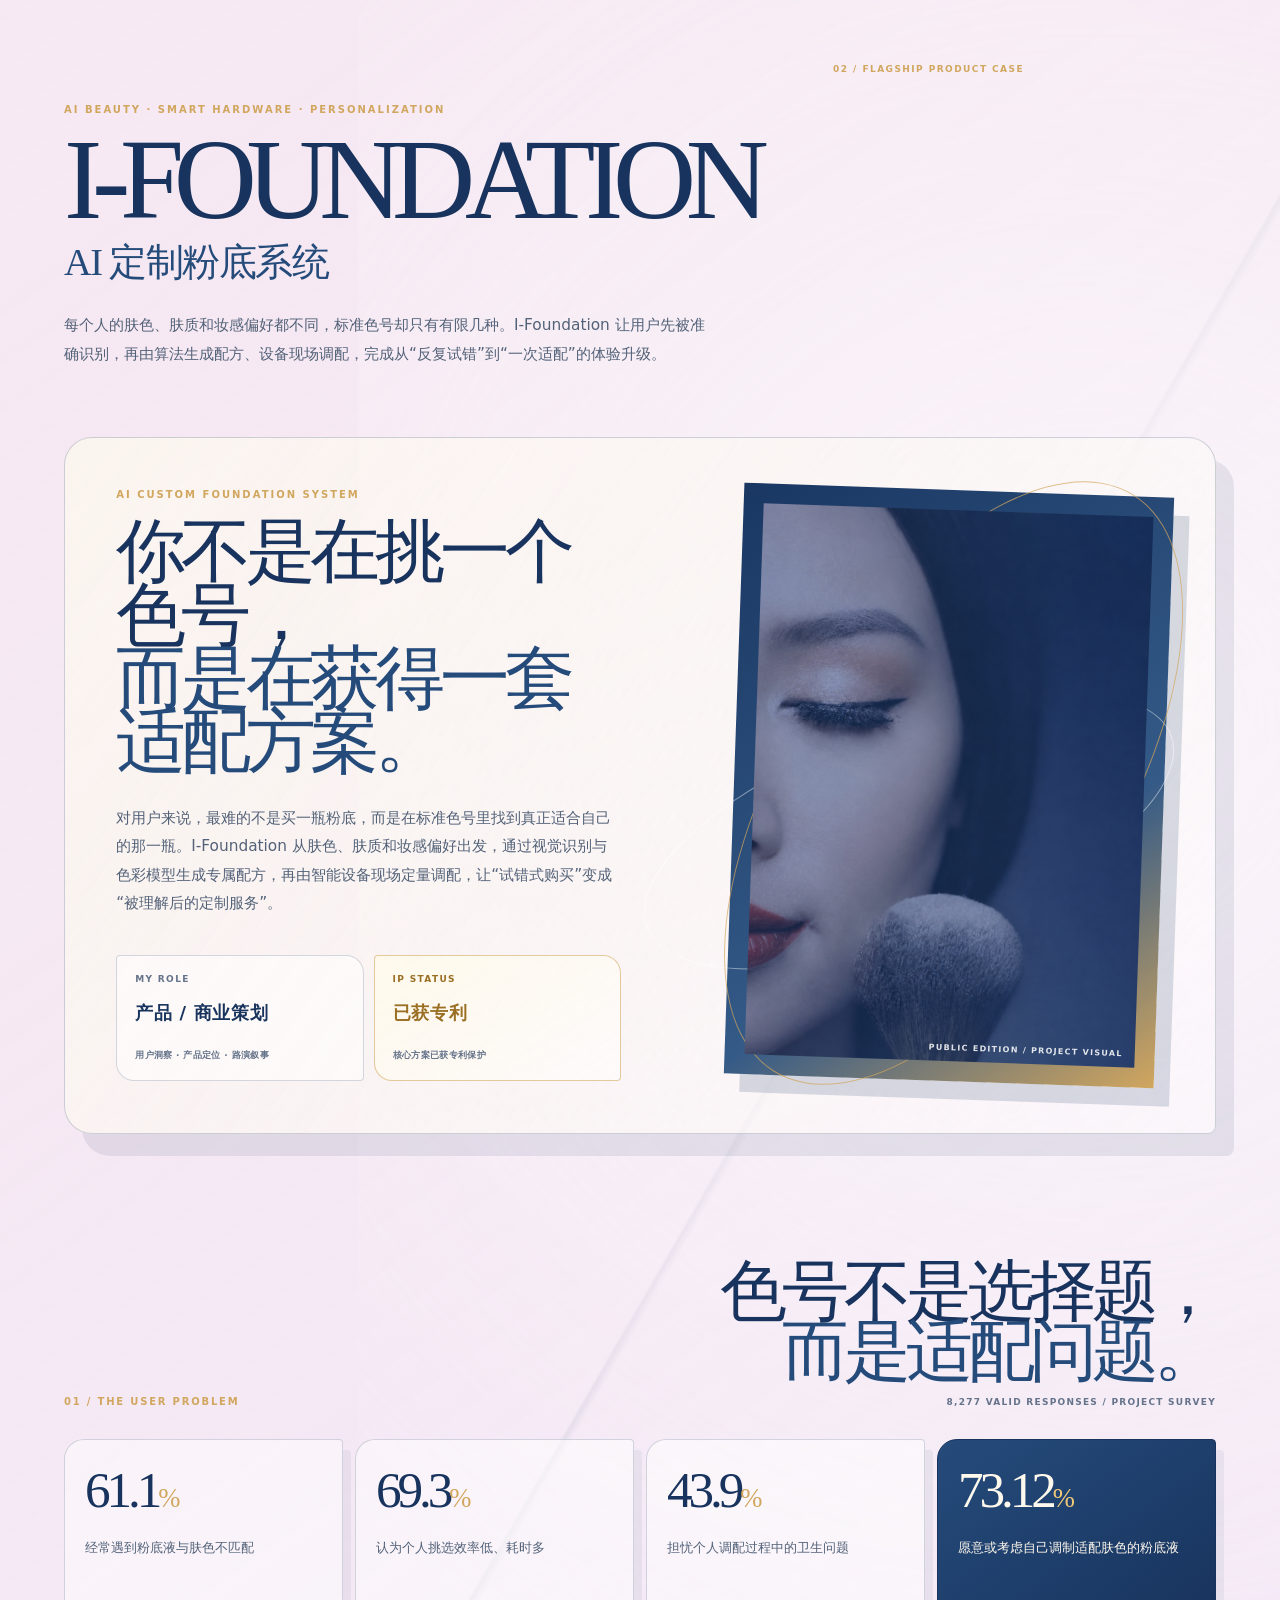
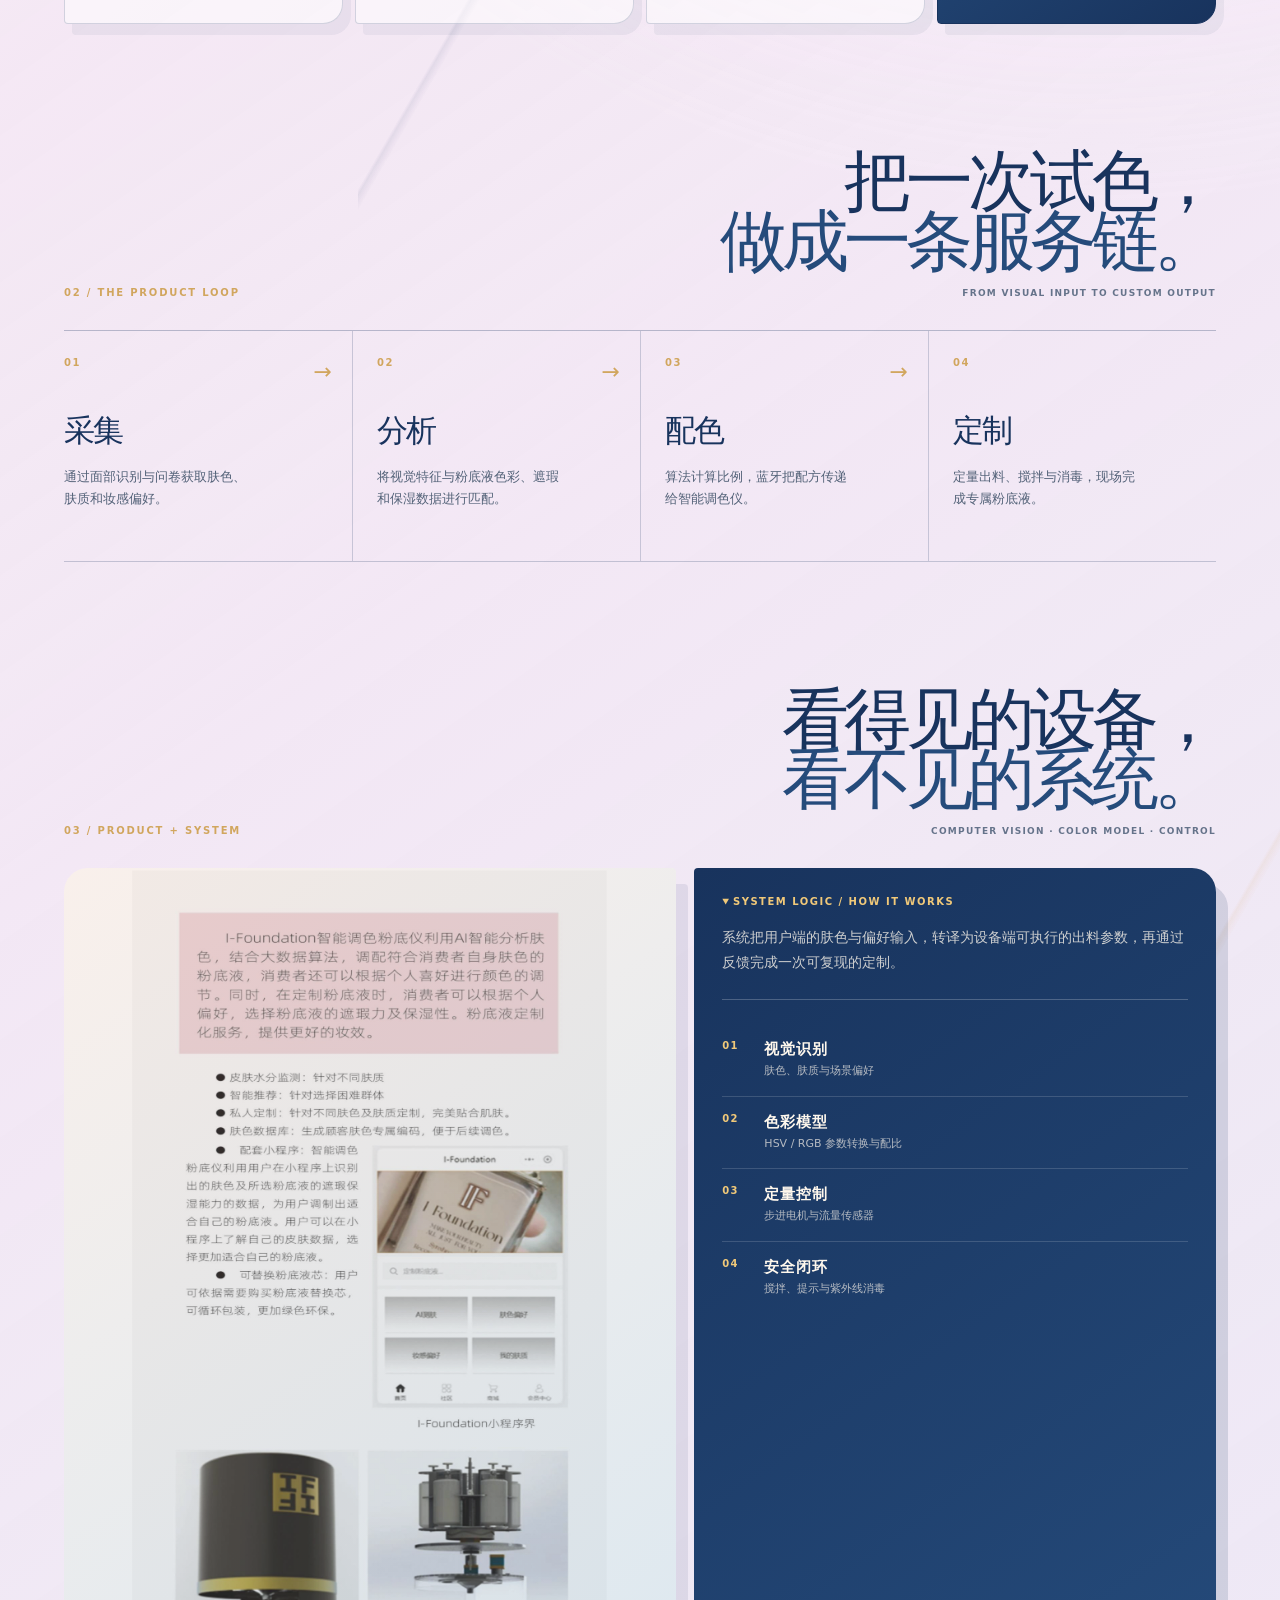
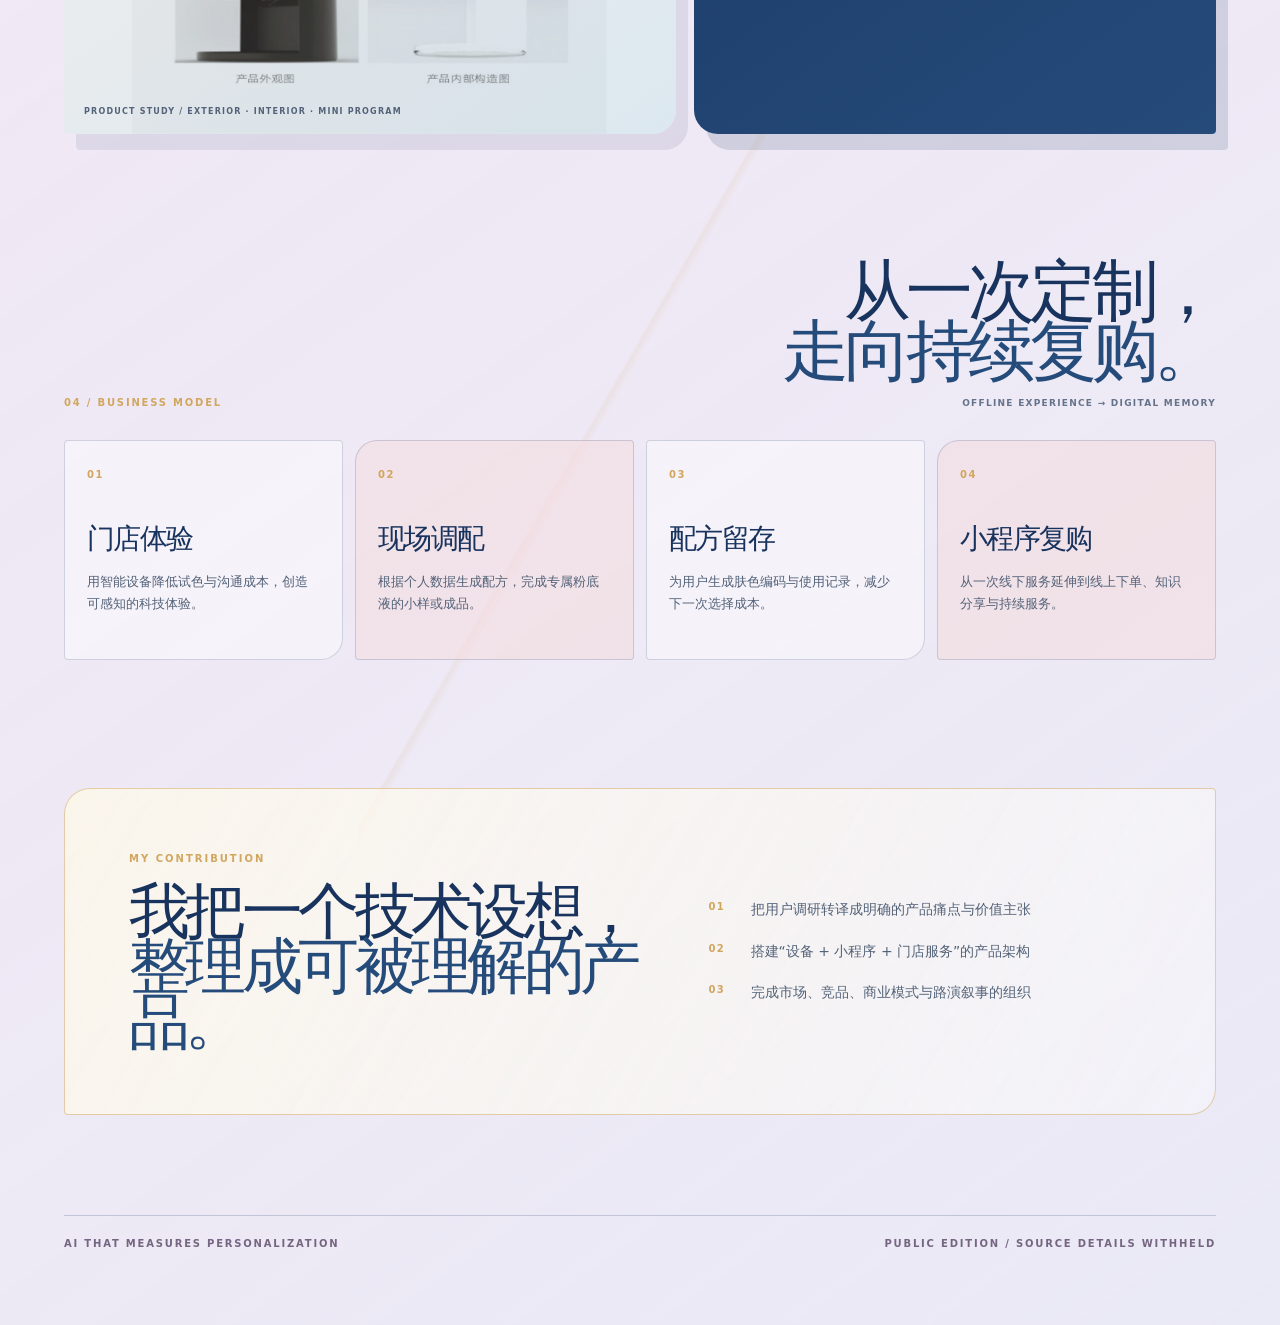
<file: portfolio-ifoundation/case-study.html>
<!doctype html>
<html lang="zh-CN">
<head>
  <meta charset="UTF-8">
  <meta name="viewport" content="width=device-width, initial-scale=1">
  <meta name="description" content="I-Foundation AI 定制粉底系统产品案例公开版。">
  <title>I-Foundation · AI 定制粉底系统</title>
  <link rel="stylesheet" href="../section-page.css">
</head>
<body class="ifoundation-iframe-body">
  <main class="ifoundation-case ifoundation-iframe-case" aria-labelledby="ifoundation-inner-title" data-case="ifoundation-public">
    <header class="ifoundation-inner-header ifoundation-reveal">
      <p class="ifoundation-eyebrow">AI BEAUTY · SMART HARDWARE · PERSONALIZATION</p>
      <p class="ifoundation-inner-index">02 / FLAGSHIP PRODUCT CASE</p>
      <h1 id="ifoundation-inner-title">I-FOUNDATION<em>AI 定制粉底系统</em></h1>
      <p class="ifoundation-inner-lede">每个人的肤色、肤质和妆感偏好都不同，标准色号却只有有限几种。I-Foundation 让用户先被准确识别，再由算法生成配方、设备现场调配，完成从“反复试错”到“一次适配”的体验升级。</p>
    </header>

    <div class="ifoundation-hero ifoundation-reveal">
      <div class="ifoundation-hero-copy">
        <p class="ifoundation-eyebrow">AI CUSTOM FOUNDATION SYSTEM</p>
        <h2>你不是在挑一个色号，<em>而是在获得一套适配方案。</em></h2>
        <p class="ifoundation-intro">对用户来说，最难的不是买一瓶粉底，而是在标准色号里找到真正适合自己的那一瓶。I-Foundation 从肤色、肤质和妆感偏好出发，通过视觉识别与色彩模型生成专属配方，再由智能设备现场定量调配，让“试错式购买”变成“被理解后的定制服务”。</p>
        <div class="ifoundation-meta" aria-label="项目元信息">
          <article>
            <span>MY ROLE</span>
            <strong>产品 / 商业策划</strong>
            <small>用户洞察 · 产品定位 · 路演叙事</small>
          </article>
          <article class="ifoundation-meta-patent">
            <span>IP STATUS</span>
            <strong>已获专利</strong>
            <small>核心方案已获专利保护</small>
          </article>
        </div>
      </div>
      <figure class="ifoundation-hero-art">
        <div class="ifoundation-orbit ifoundation-orbit-one" aria-hidden="true"></div>
        <div class="ifoundation-orbit ifoundation-orbit-two" aria-hidden="true"></div>
        <img src="../assets/portfolio-design/i-foundation/cover-public.png" alt="I-Foundation 公开展示版视觉封面，深蓝色背景中的眼妆局部与粉底刷" loading="eager">
        <figcaption>PUBLIC EDITION / PROJECT VISUAL</figcaption>
      </figure>
    </div>

    <section class="ifoundation-section ifoundation-reveal" aria-labelledby="ifoundation-problem-title" data-case-section="problem">
      <div class="ifoundation-subheading">
        <p>01 / THE USER PROBLEM</p>
        <div>
          <h2 id="ifoundation-problem-title">色号不是选择题，<br><em>而是适配问题。</em></h2>
          <span>8,277 VALID RESPONSES / PROJECT SURVEY</span>
        </div>
      </div>
      <div class="ifoundation-data-grid">
        <article class="ifoundation-data-card"><strong>61.1<span>%</span></strong><p>经常遇到粉底液与肤色不匹配</p></article>
        <article class="ifoundation-data-card"><strong>69.3<span>%</span></strong><p>认为个人挑选效率低、耗时多</p></article>
        <article class="ifoundation-data-card"><strong>43.9<span>%</span></strong><p>担忧个人调配过程中的卫生问题</p></article>
        <article class="ifoundation-data-card ifoundation-data-card-accent"><strong>73.12<span>%</span></strong><p>愿意或考虑自己调制适配肤色的粉底液</p></article>
      </div>
    </section>

    <section class="ifoundation-section ifoundation-reveal" aria-labelledby="ifoundation-loop-title" data-case-section="product-loop">
      <div class="ifoundation-subheading">
        <p>02 / THE PRODUCT LOOP</p>
        <div>
          <h2 id="ifoundation-loop-title">把一次试色，<br><em>做成一条服务链。</em></h2>
          <span>FROM VISUAL INPUT TO CUSTOM OUTPUT</span>
        </div>
      </div>
      <ol class="ifoundation-flow" aria-label="I-Foundation 产品服务流程">
        <li><span>01</span><strong>采集</strong><p>通过面部识别与问卷获取肤色、肤质和妆感偏好。</p></li>
        <li><span>02</span><strong>分析</strong><p>将视觉特征与粉底液色彩、遮瑕和保湿数据进行匹配。</p></li>
        <li><span>03</span><strong>配色</strong><p>算法计算比例，蓝牙把配方传递给智能调色仪。</p></li>
        <li><span>04</span><strong>定制</strong><p>定量出料、搅拌与消毒，现场完成专属粉底液。</p></li>
      </ol>
    </section>

    <section class="ifoundation-section ifoundation-tech-section ifoundation-reveal" aria-labelledby="ifoundation-system-title" data-case-section="system">
      <div class="ifoundation-subheading">
        <p>03 / PRODUCT + SYSTEM</p>
        <div>
          <h2 id="ifoundation-system-title">看得见的设备，<br><em>看不见的系统。</em></h2>
          <span>COMPUTER VISION · COLOR MODEL · CONTROL</span>
        </div>
      </div>
      <div class="ifoundation-tech-grid">
        <figure class="ifoundation-board">
          <img src="../assets/portfolio-design/i-foundation/product-system-board.png" alt="I-Foundation 产品外观、内部结构与小程序界面拼图" loading="lazy">
          <figcaption>PRODUCT STUDY / EXTERIOR · INTERIOR · MINI PROGRAM</figcaption>
        </figure>
        <div class="ifoundation-tech-card">
          <details open>
            <summary>SYSTEM LOGIC / HOW IT WORKS</summary>
            <p>系统把用户端的肤色与偏好输入，转译为设备端可执行的出料参数，再通过反馈完成一次可复现的定制。</p>
          </details>
          <ul>
            <li><span>01</span><strong>视觉识别</strong><small>肤色、肤质与场景偏好</small></li>
            <li><span>02</span><strong>色彩模型</strong><small>HSV / RGB 参数转换与配比</small></li>
            <li><span>03</span><strong>定量控制</strong><small>步进电机与流量传感器</small></li>
            <li><span>04</span><strong>安全闭环</strong><small>搅拌、提示与紫外线消毒</small></li>
          </ul>
        </div>
      </div>
    </section>

    <section class="ifoundation-section ifoundation-business-section ifoundation-reveal" aria-labelledby="ifoundation-business-title" data-case-section="business">
      <div class="ifoundation-subheading">
        <p>04 / BUSINESS MODEL</p>
        <div>
          <h2 id="ifoundation-business-title">从一次定制，<br><em>走向持续复购。</em></h2>
          <span>OFFLINE EXPERIENCE → DIGITAL MEMORY</span>
        </div>
      </div>
      <div class="ifoundation-business-grid">
        <article><span>01</span><strong>门店体验</strong><p>用智能设备降低试色与沟通成本，创造可感知的科技体验。</p></article>
        <article><span>02</span><strong>现场调配</strong><p>根据个人数据生成配方，完成专属粉底液的小样或成品。</p></article>
        <article><span>03</span><strong>配方留存</strong><p>为用户生成肤色编码与使用记录，减少下一次选择成本。</p></article>
        <article><span>04</span><strong>小程序复购</strong><p>从一次线下服务延伸到线上下单、知识分享与持续服务。</p></article>
      </div>
    </section>

    <section class="ifoundation-ownership ifoundation-reveal" aria-labelledby="ifoundation-contribution-title">
      <div>
        <p class="ifoundation-eyebrow">MY CONTRIBUTION</p>
        <h2 id="ifoundation-contribution-title">我把一个技术设想，<br><em>整理成可被理解的产品。</em></h2>
      </div>
      <ul>
        <li>把用户调研转译成明确的产品痛点与价值主张</li>
        <li>搭建“设备 + 小程序 + 门店服务”的产品架构</li>
        <li>完成市场、竞品、商业模式与路演叙事的组织</li>
      </ul>
    </section>

    <footer class="portfolio-case-foot ifoundation-case-foot ifoundation-inner-footer">
      <span>AI THAT MEASURES PERSONALIZATION</span>
      <span>PUBLIC EDITION / SOURCE DETAILS WITHHELD</span>
    </footer>
  </main>

  <script>
    (() => {
      const reveals = [...document.querySelectorAll('.ifoundation-reveal')];
      document.documentElement.classList.add('ifoundation-motion-ready');
      const showAll = () => reveals.forEach((element) => element.classList.add('is-visible'));
      if (window.matchMedia('(prefers-reduced-motion: reduce)').matches || !('IntersectionObserver' in window)) {
        showAll();
        return;
      }
      const observer = new IntersectionObserver((entries) => {
        entries.forEach((entry) => {
          if (!entry.isIntersecting) return;
          entry.target.classList.add('is-visible');
          observer.unobserve(entry.target);
        });
      }, { threshold: 0.14, rootMargin: '0px 0px -8% 0px' });
      reveals.forEach((element) => observer.observe(element));
    })();
  </script>
</body>
</html>
</file>
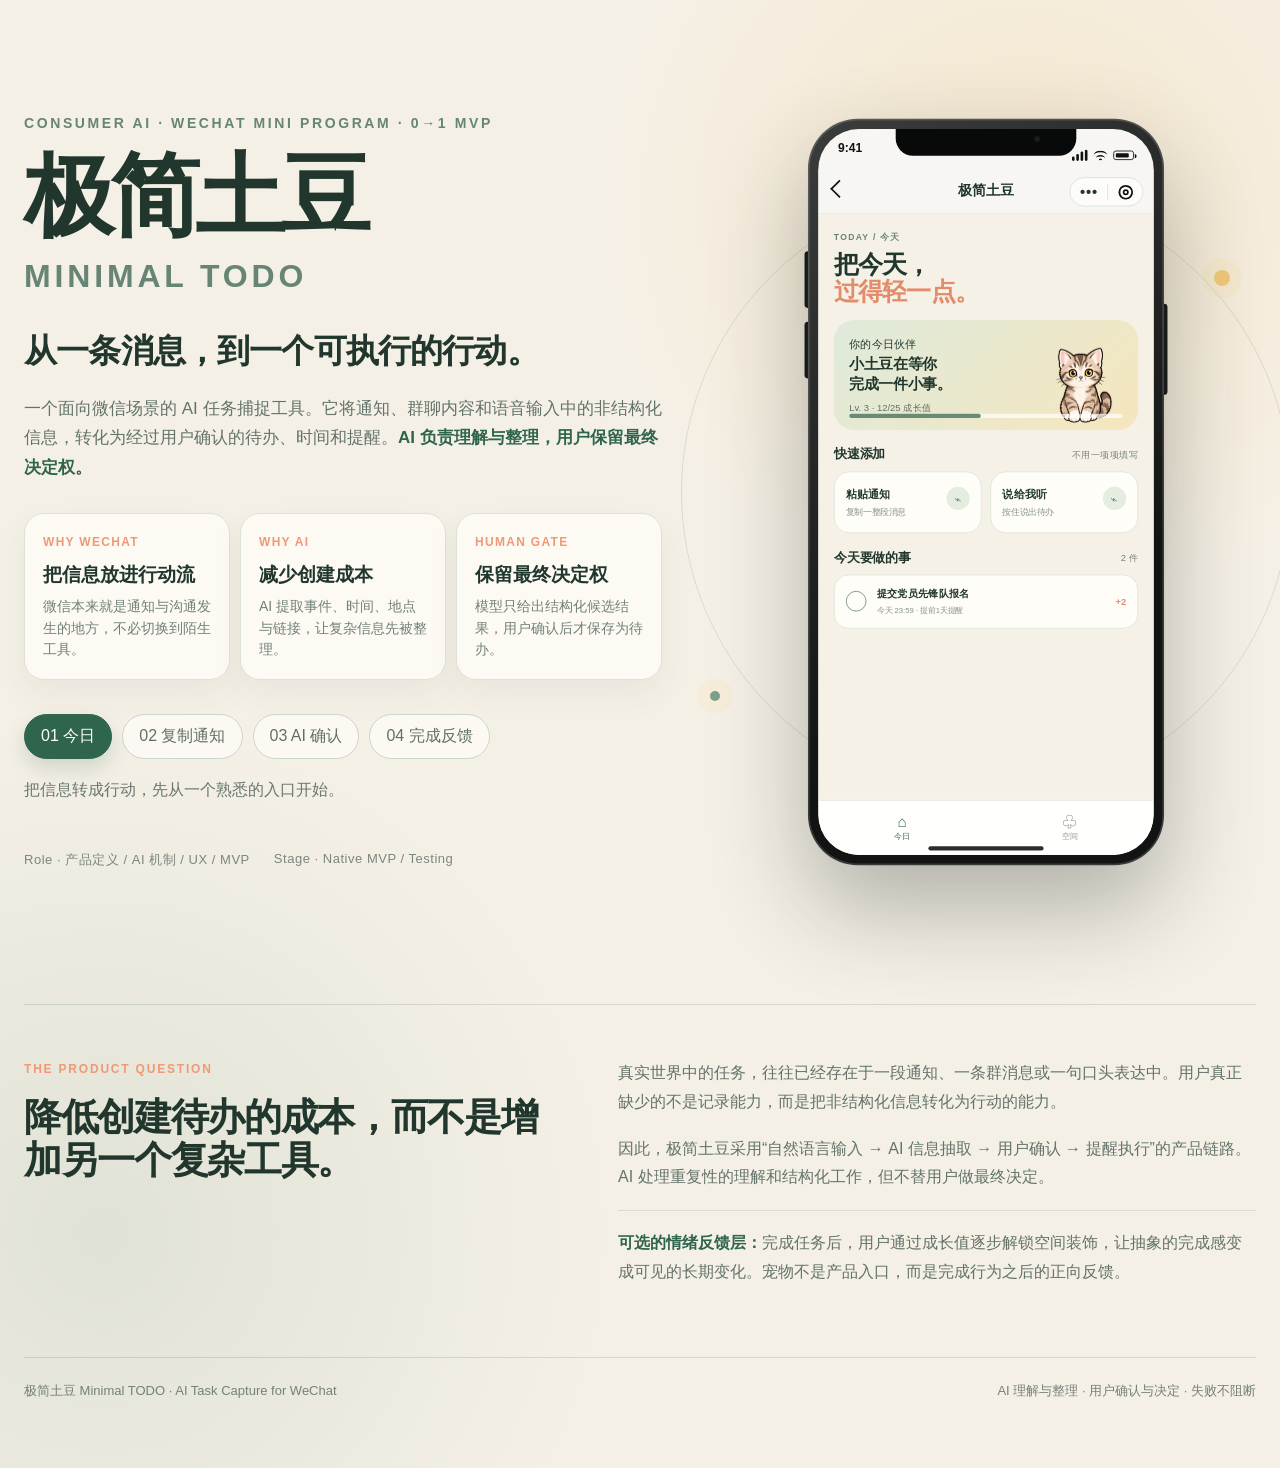
<file: portfolio-minimal-potato/case-study.html>
<!doctype html>
<html lang="zh-CN">
<head>
  <meta charset="utf-8" />
  <meta name="viewport" content="width=device-width, initial-scale=1" />
  <meta name="description" content="极简土豆 Minimal TODO：从一条消息，到一个可执行的行动。" />
  <title>极简土豆 · Minimal TODO</title>
  <style>
    :root {
      --mt-ink:#21372d;
      --mt-green:#2f654d;
      --mt-mid:#668574;
      --mt-pale:#e3eddd;
      --mt-cream:#f5f0e6;
      --mt-paper:#fffdf8;
      --mt-apricot:#ef9977;
      --mt-yellow:#fff0c9;
      --mt-line:#dbe2d9;
      --mt-shadow:0 28px 90px rgba(44,61,51,.14);
    }
    * { box-sizing:border-box; }
    html { background:var(--mt-cream); }
    body { margin:0; background:var(--mt-cream); color:var(--mt-ink); font-family:-apple-system,BlinkMacSystemFont,"SF Pro Display","PingFang SC","Microsoft YaHei",sans-serif; }
    button { font:inherit; }
    .mt-case { min-height:100vh; overflow:hidden; background:
      radial-gradient(circle at 80% 14%, rgba(242,197,119,.22), transparent 26%),
      radial-gradient(circle at 8% 84%, rgba(116,153,126,.16), transparent 30%),
      var(--mt-cream); }
    .mt-shell { width:min(1240px,calc(100% - 48px)); margin:0 auto; padding:58px 0 68px; }
    .mt-grid { display:grid; grid-template-columns:minmax(400px,1fr) minmax(400px,540px); align-items:center; gap:54px; }
    .mt-kicker { margin:0 0 22px; color:var(--mt-mid); font-size:14px; font-weight:800; letter-spacing:2.6px; }
    .mt-title { margin:0; font-size:clamp(58px,7vw,104px); line-height:.96; letter-spacing:-.05em; }
    .mt-en { display:block; margin-top:22px; color:var(--mt-mid); font-size:clamp(24px,2.5vw,38px); font-weight:560; letter-spacing:.12em; }
    .mt-lede { max-width:660px; margin:36px 0 0; font-size:clamp(24px,2.6vw,36px); font-weight:700; line-height:1.38; letter-spacing:-.025em; }
    .mt-lede em { color:var(--mt-apricot); font-style:normal; }
    .mt-summary { max-width:640px; margin:20px 0 0; color:#63736a; font-size:17px; line-height:1.75; }
    .mt-summary em { color:var(--mt-green); font-style:normal; font-weight:700; }
    .mt-proof { display:grid; grid-template-columns:repeat(3,1fr); gap:10px; margin:30px 0 0; }
    .mt-proof article { min-height:136px; padding:18px; border:1px solid var(--mt-line); border-radius:20px; background:rgba(255,253,248,.82); box-shadow:0 14px 34px rgba(54,67,58,.06); }
    .mt-proof span { color:var(--mt-apricot); font-size:12px; font-weight:800; letter-spacing:1.3px; }
    .mt-proof strong { display:block; margin-top:12px; font-size:19px; }
    .mt-proof p { margin:8px 0 0; color:#718078; font-size:14px; line-height:1.55; }
    .mt-steps { display:flex; flex-wrap:wrap; gap:10px; margin-top:34px; }
    .mt-step { appearance:none; padding:11px 16px; border:1px solid #cbd6cd; border-radius:999px; background:rgba(255,253,248,.72); color:#617067; cursor:pointer; transition:.2s ease; }
    .mt-step:hover { border-color:#799585; transform:translateY(-1px); }
    .mt-step.is-active { border-color:var(--mt-green); background:var(--mt-green); color:white; box-shadow:0 9px 20px rgba(47,101,77,.18); }
    .mt-caption { min-height:54px; margin:18px 0 0; color:#68776f; font-size:16px; line-height:1.65; }
    .mt-meta { display:flex; gap:24px; margin-top:20px; color:#7b877f; font-size:13px; letter-spacing:.04em; }

    .mt-stage { position:relative; display:grid; place-items:center; min-height:780px; }
    .mt-orbit { position:absolute; width:610px; height:610px; border:1px solid rgba(88,120,100,.18); border-radius:50%; }
    .mt-orbit::before,.mt-orbit::after { content:""; position:absolute; border-radius:50%; background:#f0c978; box-shadow:0 0 0 12px rgba(240,201,120,.12); }
    .mt-orbit::before { width:16px; height:16px; top:82px; right:60px; }
    .mt-orbit::after { width:10px; height:10px; bottom:95px; left:28px; background:#7da08a; }

    .mt-device { position:relative; width:414px; height:868px; padding:12px; border-radius:58px; background:linear-gradient(145deg,#3a3d3b,#111412 68%); box-shadow:0 50px 110px rgba(34,42,37,.32),inset 0 0 0 2px rgba(255,255,255,.16); transform:scale(.86); transform-origin:center; }
    .mt-device::before { content:""; position:absolute; left:-4px; top:154px; width:4px; height:66px; border-radius:4px 0 0 4px; background:#171a18; box-shadow:0 82px 0 #171a18; }
    .mt-device::after { content:""; position:absolute; right:-4px; top:215px; width:4px; height:106px; border-radius:0 4px 4px 0; background:#171a18; }
    .mt-screen { position:relative; width:390px; height:844px; overflow:hidden; border-radius:47px; background:#f7f6f3; }
    .mt-notch { position:absolute; z-index:30; top:0; left:50%; width:210px; height:31px; transform:translateX(-50%); border-radius:0 0 20px 20px; background:#080a09; }
    .mt-notch::after { content:""; position:absolute; right:42px; top:8px; width:7px; height:7px; border-radius:50%; background:#1f2930; box-shadow:inset 0 0 0 2px #10171b; }
    .mt-status { position:absolute; z-index:20; top:0; left:0; width:100%; height:47px; padding:14px 23px 0; display:flex; justify-content:space-between; color:#111; font-size:14px; font-weight:700; }
    .mt-status-icons { display:flex; align-items:center; gap:7px; }
    .mt-signal { display:flex; align-items:flex-end; gap:2px; height:13px; }
    .mt-signal i { display:block; width:3px; border-radius:2px; background:#111; }
    .mt-signal i:nth-child(1){height:5px}.mt-signal i:nth-child(2){height:8px}.mt-signal i:nth-child(3){height:11px}.mt-signal i:nth-child(4){height:13px}
    .mt-wifi { position:relative; width:16px; height:12px; border-top:2px solid #111; border-radius:50%; }
    .mt-wifi::before,.mt-wifi::after { content:""; position:absolute; left:50%; transform:translateX(-50%); border-top:2px solid #111; border-radius:50%; }
    .mt-wifi::before { top:3px; width:11px; height:7px; }.mt-wifi::after { top:7px; width:4px; height:3px; }
    .mt-battery { position:relative; width:24px; height:11px; border:1.5px solid #111; border-radius:3px; }
    .mt-battery::before { content:""; position:absolute; left:2px; top:2px; width:15px; height:5px; border-radius:1px; background:#111; }
    .mt-battery::after { content:""; position:absolute; right:-4px; top:3px; width:2px; height:5px; border-radius:0 2px 2px 0; background:#111; }

    .mt-wxbar { position:absolute; z-index:18; top:47px; left:0; width:100%; height:52px; display:flex; align-items:center; justify-content:center; background:rgba(247,246,243,.96); border-bottom:1px solid #e9e8e4; }
    .mt-back { position:absolute; left:17px; top:15px; width:15px; height:15px; border-left:2px solid #111; border-bottom:2px solid #111; transform:rotate(45deg); }
    .mt-wx-title { font-size:16px; font-weight:650; }
    .mt-capsule { position:absolute; right:12px; top:9px; width:86px; height:34px; display:flex; align-items:center; justify-content:space-evenly; border:1px solid #ddd; border-radius:18px; background:rgba(255,255,255,.72); }
    .mt-dots { letter-spacing:1px; font-size:17px; line-height:1; }
    .mt-capsule-line { width:1px; height:18px; background:#ddd; }
    .mt-mini-circle { width:17px; height:17px; border:2px solid #111; border-radius:50%; box-shadow:inset 0 0 0 3px white,inset 0 0 0 5px #111; }

    .mt-app { position:absolute; z-index:5; top:99px; bottom:64px; left:0; width:100%; overflow:hidden; background:#f6f1e7; }
    .mt-app-screen { position:absolute; inset:0; padding:20px 18px; overflow:hidden; opacity:0; pointer-events:none; transform:translateX(20px); transition:opacity .28s ease,transform .28s ease; }
    .mt-app-screen.is-active { opacity:1; pointer-events:auto; transform:translateX(0); }
    .mt-page-kicker { margin:0 0 8px; color:#668574; font-size:10px; font-weight:800; letter-spacing:1.5px; }
    .mt-page-title { margin:0; font-size:29px; line-height:1.12; letter-spacing:-.03em; }
    .mt-page-title em { color:#e28c6c; font-style:normal; }
    .mt-page-sub { margin:10px 0 0; color:#78847d; font-size:12px; line-height:1.55; }
    .mt-companion { position:relative; margin-top:16px; min-height:118px; padding:18px 126px 18px 18px; border-radius:24px; background:linear-gradient(135deg,#dfeadb,#f5e6bd); }
    .mt-companion strong { display:block; margin-top:4px; font-size:17px; line-height:1.35; }
    .mt-companion p { margin:7px 0 0; color:#607067; font-size:11px; line-height:1.5; }
    .mt-companion img { position:absolute; right:20px; bottom:6px; width:92px; height:92px; object-fit:contain; }
    .mt-progress { position:absolute; left:18px; right:18px; bottom:14px; height:5px; border-radius:3px; background:rgba(255,255,255,.7); }
    .mt-progress i { display:block; width:48%; height:100%; border-radius:3px; background:#688b76; }
    .mt-section-head { display:flex; align-items:center; justify-content:space-between; margin-top:19px; }
    .mt-section-head strong { font-size:15px; }.mt-section-head span{color:#768279;font-size:11px}
    .mt-actions { display:grid; grid-template-columns:1fr 1fr; gap:10px; margin-top:10px; }
    .mt-action { min-height:72px; padding:13px; border:1px solid #dde4db; border-radius:18px; background:#fffdf8; text-align:left; color:var(--mt-ink); cursor:pointer; }
    .mt-action b { display:block; font-size:13px; }.mt-action small{display:block;margin-top:5px;color:#88928c;font-size:10px}
    .mt-action-icon { float:right; width:27px; height:27px; display:grid; place-items:center; border-radius:50%; background:#e4eddf; color:#52735f; font-size:15px; }
    .mt-task { display:grid; grid-template-columns:27px 1fr auto; gap:9px; align-items:center; margin-top:10px; padding:13px; border:1px solid #dce3da; border-radius:17px; background:#fffdf8; }
    .mt-check { width:24px; height:24px; display:grid; place-items:center; border:1.5px solid #73917f; border-radius:50%; color:white; background:transparent; font-size:13px; }
    .mt-task.is-done .mt-check { background:#73917f; }.mt-task.is-done strong{text-decoration:line-through;color:#89928d}
    .mt-task strong { display:block; font-size:12px; line-height:1.35; }.mt-task small{display:block;margin-top:5px;color:#8a938d;font-size:9px}
    .mt-points { color:#df8e70; font-size:11px; font-weight:700; }

    .mt-sheet-screen { padding:0; background:rgba(29,39,33,.28); }
    .mt-ghost-home { position:absolute; inset:0; padding:20px 18px; filter:blur(1.6px); opacity:.62; }
    .mt-ghost-home::before { content:""; display:block; width:58%; height:28px; border-radius:8px; background:#d7dfd4; box-shadow:0 54px 0 18px #dfe7d8,0 178px 0 55px #fffdf8,0 344px 0 15px #fffdf8; }
    .mt-sheet { position:absolute; left:0; right:0; bottom:0; min-height:612px; padding:18px 18px 24px; border-radius:28px 28px 0 0; background:#fffdf8; box-shadow:0 -18px 50px rgba(33,48,39,.18); }
    .mt-handle { width:38px; height:4px; margin:0 auto 18px; border-radius:2px; background:#d8d8d2; }
    .mt-sheet-head { display:flex; align-items:center; justify-content:space-between; }
    .mt-sheet-head span { color:#7a867e; font-size:11px; }.mt-sheet-head b{font-size:19px}
    .mt-tabs { display:grid; grid-template-columns:1fr 1fr; gap:6px; margin-top:16px; padding:5px; border-radius:14px; background:#f0eee8; }
    .mt-tabs span { padding:9px; border-radius:10px; text-align:center; color:#758078; font-size:11px; }.mt-tabs .is-on{background:white;color:#2d5e48;font-weight:700;box-shadow:0 2px 8px rgba(40,50,43,.08)}
    .mt-textarea { min-height:245px; margin-top:14px; padding:16px; border:1px solid #dde3db; border-radius:18px; background:#f5f1e8; color:#35483e; font-size:11px; line-height:1.75; }
    .mt-highlight { display:inline-block; padding:1px 5px; border-radius:5px; background:#fff0c9; color:#5f4d30; font-weight:700; }
    .mt-ai-note { display:flex; gap:10px; margin-top:12px; padding:12px; border-radius:14px; background:#e5eee2; color:#5c7064; font-size:10px; line-height:1.5; }
    .mt-ai-dot { flex:0 0 22px; width:22px; height:22px; display:grid; place-items:center; border-radius:50%; background:#71947f; color:white; font-weight:800; }
    .mt-primary { width:100%; margin-top:14px; padding:14px; border:0; border-radius:14px; background:#2f654d; color:white; font-size:13px; font-weight:750; cursor:pointer; box-shadow:0 8px 18px rgba(47,101,77,.18); }

    .mt-review-sheet { min-height:681px; }
    .mt-review-meta { display:flex; justify-content:space-between; margin-top:10px; color:#e28c6c; font-size:10px; }
    .mt-field { margin-top:10px; }
    .mt-field label { display:block; margin-bottom:5px; color:#7b867f; font-size:9px; }
    .mt-input { min-height:42px; padding:12px 13px; border:1px solid #dfe4dc; border-radius:13px; background:#f5f1e8; color:#2f4137; font-size:11px; line-height:1.45; }
    .mt-field-row { display:grid; grid-template-columns:1fr 1fr; gap:8px; }
    .mt-note-field .mt-input { min-height:58px; color:#66746c; }
    .mt-privacy { margin:9px 0 0; color:#8c958f; font-size:9px; line-height:1.5; }

    .mt-complete-card { margin-top:18px; padding:18px; border-radius:24px; background:linear-gradient(135deg,#f6e6c2,#e4eddb); text-align:center; }
    .mt-complete-card img { width:108px; height:108px; object-fit:contain; }
    .mt-complete-card span { display:block; margin-top:5px; color:#e18b6c; font-size:10px; font-weight:800; letter-spacing:1.2px; }
    .mt-complete-card strong { display:block; margin-top:8px; font-size:19px; }
    .mt-complete-card p { margin:6px 0 0; color:#6a776f; font-size:11px; }
    .mt-space-preview { display:flex; align-items:center; gap:12px; margin-top:13px; padding:13px; border:1px solid #dce3da; border-radius:18px; background:#fffdf8; }
    .mt-space-preview i { width:42px; height:42px; border-radius:14px; background:linear-gradient(135deg,#dbe8d8,#f6e6bd); }
    .mt-space-preview strong { display:block; font-size:12px; }.mt-space-preview span{display:block;margin-top:4px;color:#7e8982;font-size:9px}

    .mt-tabbar { position:absolute; z-index:16; left:0; right:0; bottom:0; height:64px; display:grid; grid-template-columns:1fr 1fr; background:rgba(255,255,255,.96); border-top:1px solid #e4e5e1; }
    .mt-tabitem { display:grid; place-items:center; align-content:center; gap:3px; color:#929993; font-size:9px; }
    .mt-tabitem b { font-size:18px; line-height:1; font-weight:500; }.mt-tabitem.is-active{color:#356b51}
    .mt-home-indicator { position:absolute; z-index:32; left:50%; bottom:5px; width:134px; height:5px; transform:translateX(-50%); border-radius:3px; background:#111; opacity:.88; }

    .mt-footer-note { margin-top:70px; padding-top:24px; border-top:1px solid rgba(75,96,82,.18); display:flex; justify-content:space-between; gap:30px; color:#758178; font-size:13px; }
    .mt-thesis { display:grid; grid-template-columns:minmax(300px,.9fr) minmax(360px,1.1fr); gap:72px; margin-top:78px; padding:54px 0 0; border-top:1px solid rgba(75,96,82,.18); }
    .mt-thesis > div:first-child > span { color:var(--mt-apricot); font-size:12px; font-weight:800; letter-spacing:1.8px; }
    .mt-thesis h2 { max-width:590px; margin:18px 0 0; font-size:clamp(30px,3vw,48px); line-height:1.12; letter-spacing:-.035em; }
    .mt-thesis-copy { color:#63736a; font-size:16px; line-height:1.8; }
    .mt-thesis-copy p { margin:0 0 18px; }
    .mt-thesis-copy p:last-child { margin-bottom:0; }
    .mt-feedback-note { padding-top:18px; border-top:1px solid rgba(75,96,82,.14); }
    .mt-feedback-note strong { color:var(--mt-green); }

    @media (max-width:1100px) {
      .mt-shell { padding-top:48px; }
      .mt-grid { grid-template-columns:1fr; gap:42px; }
      .mt-copy { max-width:760px; margin:0 auto; }
      .mt-stage { min-height:780px; }
      .mt-thesis { grid-template-columns:1fr; gap:28px; }
    }
    @media (max-width:650px) {
      .mt-shell { width:min(calc(100% - 28px),540px); padding:30px 0 48px; }
      .mt-grid { min-width:0; gap:26px; }
      .mt-copy { min-width:0; }
      .mt-kicker { font-size:9px; letter-spacing:1.5px; }
      .mt-title { font-size:clamp(44px,15vw,58px); }.mt-en{font-size:21px}.mt-lede{margin-top:26px;font-size:clamp(22px,7.1vw,27px);line-height:1.28}.mt-summary{font-size:14px;line-height:1.65}
      .mt-proof { grid-template-columns:1fr; gap:8px; }.mt-proof article{min-height:auto;padding:14px}.mt-proof strong{font-size:17px}.mt-proof p{font-size:13px}
      .mt-steps { gap:8px; margin-top:26px; }.mt-step { flex:1 1 calc(50% - 8px); min-width:0; padding:9px 10px; font-size:11px; white-space:nowrap; }
      .mt-caption { min-height:auto; font-size:14px; line-height:1.5; }
      .mt-meta { flex-direction:column; gap:7px; font-size:11px; line-height:1.45; }
      /* Keep the prototype compact and top-aligned on narrow screens. */
      .mt-stage { min-width:0; width:100%; height:500px; min-height:500px; margin-top:0; overflow:hidden; align-items:start; justify-items:center; }
      .mt-device { transform:scale(.52); transform-origin:center top; }
      .mt-orbit { width:300px; height:300px; }
      .mt-thesis { margin-top:58px; padding-top:36px; }
      .mt-thesis-copy { font-size:15px; }
      .mt-footer-note { flex-direction:column; }
    }
  </style>
</head>
<body>
  <main class="mt-case" id="minimal-todo-case">
    <section class="mt-shell">
      <div class="mt-grid">
        <div class="mt-copy">
          <p class="mt-kicker">CONSUMER AI · WECHAT MINI PROGRAM · 0→1 MVP</p>
          <h1 class="mt-title">极简土豆<span class="mt-en">MINIMAL TODO</span></h1>
          <p class="mt-lede">从一条消息，到一个可执行的行动。</p>
          <p class="mt-summary">一个面向微信场景的 AI 任务捕捉工具。它将通知、群聊内容和语音输入中的非结构化信息，转化为经过用户确认的待办、时间和提醒。<em>AI 负责理解与整理，用户保留最终决定权。</em></p>

          <div class="mt-proof">
            <article><span>WHY WECHAT</span><strong>把信息放进行动流</strong><p>微信本来就是通知与沟通发生的地方，不必切换到陌生工具。</p></article>
            <article><span>WHY AI</span><strong>减少创建成本</strong><p>AI 提取事件、时间、地点与链接，让复杂信息先被整理。</p></article>
            <article><span>HUMAN GATE</span><strong>保留最终决定权</strong><p>模型只给出结构化候选结果，用户确认后才保存为待办。</p></article>
          </div>

          <nav class="mt-steps" aria-label="切换产品流程">
            <button class="mt-step is-active" type="button" data-step="0">01 今日</button>
            <button class="mt-step" type="button" data-step="1">02 复制通知</button>
            <button class="mt-step" type="button" data-step="2">03 AI 确认</button>
            <button class="mt-step" type="button" data-step="3">04 完成反馈</button>
          </nav>
          <p class="mt-caption" id="mt-caption">把信息转成行动，先从一个熟悉的入口开始。</p>
          <div class="mt-meta"><span>Role · 产品定义 / AI 机制 / UX / MVP</span><span>Stage · Native MVP / Testing</span></div>
        </div>

        <div class="mt-stage">
          <div class="mt-orbit" aria-hidden="true"></div>
          <div class="mt-device" aria-label="iPhone 13 Pro 微信小程序原型">
            <div class="mt-screen">
              <div class="mt-notch"></div>
              <div class="mt-status"><span>9:41</span><span class="mt-status-icons"><span class="mt-signal"><i></i><i></i><i></i><i></i></span><span class="mt-wifi"></span><span class="mt-battery"></span></span></div>
              <div class="mt-wxbar"><i class="mt-back"></i><span class="mt-wx-title">极简土豆</span><span class="mt-capsule"><b class="mt-dots">•••</b><i class="mt-capsule-line"></i><i class="mt-mini-circle"></i></span></div>

              <section class="mt-app">
                <div class="mt-app-screen is-active" data-screen="0">
                  <p class="mt-page-kicker">TODAY / 今天</p>
                  <h2 class="mt-page-title">把今天，<br><em>过得轻一点。</em></h2>
                  <div class="mt-companion">
                    <small>你的今日伙伴</small><strong>小土豆在等你<br>完成一件小事。</strong><p>Lv. 3 · 12/25 成长值</p>
                    <img src="assets/pet-cat.png" alt="小土豆猫咪" />
                    <span class="mt-progress"><i></i></span>
                  </div>
                  <div class="mt-section-head"><strong>快速添加</strong><span>不用一项项填写</span></div>
                  <div class="mt-actions">
                    <button class="mt-action" type="button" data-go="1"><span class="mt-action-icon">⌁</span><b>粘贴通知</b><small>复制一整段消息</small></button>
                    <button class="mt-action" type="button" data-go="1"><span class="mt-action-icon">⌁</span><b>说给我听</b><small>按住说出待办</small></button>
                  </div>
                  <div class="mt-section-head"><strong>今天要做的事</strong><span>2 件</span></div>
                  <div class="mt-task"><span class="mt-check"></span><div><strong>提交党员先锋队报名</strong><small>今天 23:59 · 提前1天提醒</small></div><span class="mt-points">+2</span></div>
                </div>

                <div class="mt-app-screen mt-sheet-screen" data-screen="1">
                  <div class="mt-ghost-home"></div>
                  <div class="mt-sheet">
                    <div class="mt-handle"></div>
                    <div class="mt-sheet-head"><b>快速添加</b><span>关闭</span></div>
                    <div class="mt-tabs"><span class="is-on">粘贴文字</span><span>语音输入</span></div>
                    <div class="mt-textarea">各位同志，上午好！2026年迎新学生党员先锋队现已开始招募。<br><br>1. 服务时间：8.30–9.1，可自选服务场次<br>2. <span class="mt-highlight">报名截止时间：8月20日24点</span><br>工作群：666<br><br>完整通知推文：https://mp.weixin.qq.com/...</div>
                    <div class="mt-ai-note"><span class="mt-ai-dot">AI</span><span>系统将识别事件、截止时间、地点和链接；保存前仍由你确认。</span></div>
                    <button class="mt-primary" type="button" data-go="2">开始识别</button>
                  </div>
                </div>

                <div class="mt-app-screen mt-sheet-screen" data-screen="2">
                  <div class="mt-ghost-home"></div>
                  <div class="mt-sheet mt-review-sheet">
                    <div class="mt-handle"></div>
                    <div class="mt-sheet-head"><b>确认内容</b><span>关闭</span></div>
                    <div class="mt-review-meta"><span>待办 1</span><span>预计 +2 成长值</span></div>
                    <div class="mt-field"><label>要做什么</label><div class="mt-input">报名迎新学生党员先锋队</div></div>
                    <div class="mt-field-row">
                      <div class="mt-field"><label>截止日期</label><div class="mt-input">8月20日</div></div>
                      <div class="mt-field"><label>截止时间</label><div class="mt-input">23:59</div></div>
                    </div>
                    <div class="mt-field"><label>地点</label><div class="mt-input">未识别，可留空</div></div>
                    <div class="mt-field mt-note-field"><label>备注</label><div class="mt-input">服务时间：8.30–9.1<br>工作群：666</div></div>
                    <div class="mt-field-row">
                      <div class="mt-field"><label>提醒</label><div class="mt-input">提前1天</div></div>
                      <div class="mt-field"><label>难度</label><div class="mt-input">普通</div></div>
                    </div>
                    <p class="mt-privacy">默认不保存通知原文；只有确认后的结构化字段会进入待办。</p>
                    <button class="mt-primary" type="button" data-go="3">确认并保存</button>
                  </div>
                </div>

                <div class="mt-app-screen" data-screen="3">
                  <p class="mt-page-kicker">TASK COMPLETE / 做得好</p>
                  <h2 class="mt-page-title">完成本身，<br><em>就值得庆祝。</em></h2>
                  <div class="mt-task is-done"><span class="mt-check">✓</span><div><strong>报名迎新学生党员先锋队</strong><small>今天 18:34 完成</small></div><span class="mt-points">已获得</span></div>
                  <div class="mt-complete-card">
                    <img src="assets/pet-cat.png" alt="小土豆庆祝" />
                    <span>+2 GROWTH</span><strong>小土豆很开心。</strong><p>没有额外喂养，也没有逾期惩罚。</p>
                  </div>
                  <div class="mt-space-preview"><i></i><div><strong>距离下一件装饰还差 11 点</strong><span>每一次完成，都让空间更像家。</span></div></div>
                  <button class="mt-primary" type="button" data-go="0">回到今日</button>
                </div>
              </section>

              <nav class="mt-tabbar" aria-label="小程序底部导航"><span class="mt-tabitem is-active"><b>⌂</b>今日</span><span class="mt-tabitem"><b>♧</b>空间</span></nav>
              <div class="mt-home-indicator"></div>
            </div>
          </div>
        </div>
      </div>

      <section class="mt-thesis" aria-label="产品思考">
        <div>
          <span>THE PRODUCT QUESTION</span>
          <h2>降低创建待办的成本，而不是增加另一个复杂工具。</h2>
        </div>
        <div class="mt-thesis-copy">
          <p>真实世界中的任务，往往已经存在于一段通知、一条群消息或一句口头表达中。用户真正缺少的不是记录能力，而是把非结构化信息转化为行动的能力。</p>
          <p>因此，极简土豆采用“自然语言输入 → AI 信息抽取 → 用户确认 → 提醒执行”的产品链路。AI 处理重复性的理解和结构化工作，但不替用户做最终决定。</p>
          <p class="mt-feedback-note"><strong>可选的情绪反馈层：</strong>完成任务后，用户通过成长值逐步解锁空间装饰，让抽象的完成感变成可见的长期变化。宠物不是产品入口，而是完成行为之后的正向反馈。</p>
        </div>
      </section>

      <footer class="mt-footer-note"><span>极简土豆 Minimal TODO · AI Task Capture for WeChat</span><span>AI 理解与整理 · 用户确认与决定 · 失败不阻断</span></footer>
    </section>
  </main>
  <script>
    (() => {
      const captions = [
        '把粘贴和语音入口放在任务附近，让信息更快进入行动流。',
        '用户只需粘贴一段消息，或直接说出一句话，不必先整理内容。',
        'AI 提取事件、截止时间、地点和链接；用户确认后再保存为待办。',
        '完成任务后获得可选的正向反馈，但陪伴机制不影响核心效率功能。'
      ];
      const steps = [...document.querySelectorAll('.mt-step')];
      const screens = [...document.querySelectorAll('.mt-app-screen')];
      const caption = document.querySelector('#mt-caption');
      function show(index) {
        screens.forEach((screen, i) => screen.classList.toggle('is-active', i === index));
        steps.forEach((step, i) => step.classList.toggle('is-active', i === index));
        caption.textContent = captions[index];
      }
      steps.forEach(step => step.addEventListener('click', () => show(Number(step.dataset.step))));
      document.querySelectorAll('[data-go]').forEach(button => button.addEventListener('click', () => show(Number(button.dataset.go))));
    })();
  </script>
</body>
</html>
</file>
<file: styles.css>
:root {
  --paper: #f8eef8;
  --lilac: #eadcf3;
  --lavender: #cbb3dc;
  --plum: #6c4d83;
  --ink: #251b3c;
  --muted: #786985;
  --pink: #ff63b8;
  --pink-soft: #f3a9cf;
  --cold-white: #fff9ff;
  --ease: cubic-bezier(.22, 1, .36, 1);
}

* { box-sizing: border-box; }
html, body { width: 100%; height: 100%; }
html { background: var(--lilac); }
body {
  margin: 0;
  overflow: hidden;
  color: var(--ink);
  background: var(--lilac);
  font-family: Inter, ui-sans-serif, system-ui, -apple-system, BlinkMacSystemFont, "PingFang SC", "Microsoft YaHei", sans-serif;
  -webkit-font-smoothing: antialiased;
}
button, a { font: inherit; -webkit-tap-highlight-color: transparent; }

.journey {
  position: fixed;
  isolation: isolate;
  inset: 0;
  min-height: 100svh;
  overflow: hidden;
  outline: none;
  cursor: none;
  touch-action: none;
  background:
    radial-gradient(ellipse at 50% 37%, rgba(255, 248, 242, .98) 0 5%, rgba(247, 205, 228, .62) 15%, transparent 42%),
    linear-gradient(180deg, #f8eff8 0%, #eadcf3 47%, #cbb2da 100%);
}

.scene-shell { position: absolute; z-index: 0; inset: 0; overflow: hidden; }
#matrix-background {
  position: absolute;
  z-index: 0;
  inset: 0;
  display: block;
  width: 100%;
  height: 100%;
  pointer-events: none;
}
#world-canvas { position: relative; z-index: 1; display: block; width: 100%; height: 100%; }
.scene-bloom {
  position: absolute;
  z-index: 2;
  inset: 0;
  pointer-events: none;
  background:
    radial-gradient(ellipse at 50% 39%, rgba(255, 244, 224, .52), transparent 14%),
    radial-gradient(ellipse at 50% 82%, rgba(255, 108, 190, .2), transparent 37%);
  mix-blend-mode: screen;
}
.scene-vignette {
  position: absolute;
  z-index: 2;
  inset: -2px;
  pointer-events: none;
  background: radial-gradient(ellipse at 50% 46%, transparent 42%, rgba(90, 56, 119, .08) 78%, rgba(72, 42, 103, .2) 116%);
}
.scene-grain {
  position: absolute;
  z-index: 2;
  inset: 0;
  pointer-events: none;
  opacity: .045;
  mix-blend-mode: multiply;
  background-image: url("data:image/svg+xml,%3Csvg viewBox='0 0 180 180' xmlns='http://www.w3.org/2000/svg'%3E%3Cfilter id='n'%3E%3CfeTurbulence type='fractalNoise' baseFrequency='.75' numOctaves='3' stitchTiles='stitch'/%3E%3C/filter%3E%3Crect width='100%25' height='100%25' filter='url(%23n)' opacity='.48'/%3E%3C/svg%3E");
}

.topbar {
  position: absolute;
  z-index: 20;
  top: 0;
  right: 0;
  left: 0;
  display: flex;
  align-items: center;
  height: 76px;
  padding: 0 clamp(22px, 4.6vw, 72px);
  border-bottom: 1px solid rgba(97, 65, 122, .13);
  background: linear-gradient(180deg, rgba(248, 239, 248, .78), rgba(248, 239, 248, 0));
  backdrop-filter: blur(9px);
}
.brand { display: inline-flex; align-items: center; gap: 11px; color: var(--ink); text-decoration: none; }
.brand-orb {
  display: grid;
  place-items: center;
  width: 32px;
  height: 32px;
  border: 1px solid rgba(98, 63, 126, .52);
  border-radius: 50%;
  color: var(--plum);
  font-family: Georgia, serif;
  font-size: 17px;
  font-style: italic;
  transform: rotate(-10deg);
}
.brand-copy { display: grid; gap: 1px; }
.brand-copy strong { font-size: 10px; letter-spacing: .2em; }
.brand-copy small { color: var(--muted); font-size: 8px; letter-spacing: .12em; }

.hero-copy {
  position: absolute;
  z-index: 8;
  top: clamp(116px, 17vh, 175px);
  left: clamp(28px, 7vw, 112px);
  pointer-events: none;
}
.hero-copy::before {
  content: "";
  position: absolute;
  z-index: -1;
  inset: -28px -52px -30px -30px;
  pointer-events: none;
  background: radial-gradient(ellipse at 30% 48%, rgba(248, 239, 248, .86), rgba(248, 239, 248, .48) 42%, transparent 74%);
  filter: blur(8px);
}
.hero-copy h1 {
  margin: 0;
  color: var(--ink);
  font-family: Georgia, "Times New Roman", serif;
  font-size: clamp(74px, 10vw, 148px);
  font-style: italic;
  font-weight: 400;
  letter-spacing: -.1em;
  line-height: .8;
  text-shadow: 0 12px 32px rgba(111, 72, 139, .14);
}
.hero-copy p { margin: 18px 0 0 5px; color: rgba(80, 55, 104, .58); font-size: 8px; font-weight: 800; letter-spacing: .2em; }

.station-layer { position: absolute; z-index: 10; inset: 0; pointer-events: none; }
.station-card {
  position: absolute;
  top: 0;
  left: 0;
  display: grid;
  grid-template-columns: 38px minmax(0, 1fr) auto;
  align-items: center;
  gap: 14px;
  width: clamp(320px, 27vw, 410px);
  min-height: 144px;
  padding: 22px 23px;
  border: 1px solid rgba(121, 77, 150, .46);
  border-radius: 5px 24px 5px 24px;
  color: var(--ink);
  text-decoration: none;
  opacity: 0;
  pointer-events: none;
  transform-origin: 50% 50%;
  will-change: transform, opacity;
  background:
    linear-gradient(135deg, rgba(255, 252, 255, .88), rgba(229, 209, 238, .66)),
    rgba(250, 240, 250, .72);
  box-shadow: 0 18px 45px rgba(76, 43, 105, .15), inset 0 0 0 1px rgba(255, 255, 255, .54);
  backdrop-filter: blur(15px) saturate(1.08);
  transition: border-color 180ms ease, box-shadow 180ms ease, filter 180ms ease;
}
.station-card::before {
  content: "";
  position: absolute;
  inset: 0;
  border-radius: inherit;
  pointer-events: none;
  background: linear-gradient(115deg, rgba(255, 255, 255, .5), transparent 38% 72%, rgba(255, 117, 191, .1));
}
.station-card.is-readable { pointer-events: auto; }
.station-card:hover,
.station-card:focus-visible {
  z-index: 3;
  border-color: rgba(255, 83, 177, .8);
  outline: none;
  filter: saturate(1.12) brightness(1.02);
  box-shadow: 0 22px 52px rgba(76, 43, 105, .2), 0 0 32px rgba(255, 103, 185, .28), inset 0 0 0 1px rgba(255, 255, 255, .78);
}
.station-number { align-self: start; color: var(--pink); font-size: 14px; font-weight: 850; letter-spacing: .08em; }
.station-copy { position: relative; display: grid; gap: 11px; min-width: 0; }
.station-copy strong { min-width: 0; font-size: clamp(24px, 2vw, 31px); letter-spacing: .07em; line-height: 1; white-space: nowrap; }
.station-copy strong.station-title-campus { display: grid; gap: 0; font-size: clamp(23px, 1.9vw, 29px); line-height: .9; white-space: normal; }
.station-title-campus span { display: block; }
.station-copy small { color: #6f607d; font-size: clamp(14px, 1.08vw, 16px); font-weight: 540; line-height: 1.45; }
.station-enter { align-self: end; color: rgba(81, 55, 104, .55); font-size: 8px; font-weight: 800; letter-spacing: .13em; white-space: nowrap; }

.vehicle-layer { position: absolute; z-index: 14; inset: 0; pointer-events: none; }
.vehicle-layer::before {
  content: "";
  position: absolute;
  z-index: 0;
  left: 50%;
  bottom: 1.6%;
  width: min(21vw, 285px);
  height: clamp(18px, 3.2vh, 34px);
  pointer-events: none;
  transform: translateX(-50%);
  background: radial-gradient(ellipse, rgba(62, 40, 91, .3) 0, rgba(105, 62, 123, .2) 38%, rgba(105, 62, 123, 0) 75%);
  filter: blur(9px);
  mix-blend-mode: multiply;
}
.route-car {
  position: absolute;
  z-index: 1;
  bottom: clamp(-40px, -2.3vh, -8px);
  left: 50%;
  display: block;
  width: min(32vw, 440px);
  height: auto;
  max-height: 46vh;
  object-fit: contain;
  object-position: center bottom;
  opacity: 1;
  transform: translate3d(-50%, var(--car-bob, 0px), 0);
  filter: none;
  will-change: transform;
}
.speed-aura {
  position: absolute;
  bottom: 1.5%;
  left: 50%;
  width: min(38vw, 540px);
  height: 24%;
  opacity: var(--speed-glow, .4);
  transform: translateX(-50%);
  background: radial-gradient(ellipse, rgba(255, 79, 181, .63) 0, rgba(177, 112, 218, .28) 29%, transparent 70%);
  filter: blur(25px);
  transition: opacity 160ms ease;
}
.road-reflection {
  position: absolute;
  z-index: 0;
  bottom: -1%;
  left: 50%;
  width: min(31vw, 430px);
  height: 17%;
  opacity: calc(.16 + var(--speed-glow, .4) * .26);
  pointer-events: none;
  transform: translateX(-50%) perspective(420px) rotateX(8deg);
  transform-origin: center bottom;
  background:
    radial-gradient(ellipse at 50% 4%, rgba(255, 115, 200, .48), transparent 31%),
    linear-gradient(180deg, rgba(255, 91, 187, .28), rgba(186, 127, 210, .11) 43%, transparent 90%);
  clip-path: polygon(43% 0, 57% 0, 100% 100%, 0 100%);
  filter: blur(13px);
  mix-blend-mode: screen;
}
.road-reflection::before,
.road-reflection::after {
  content: "";
  position: absolute;
  top: 0;
  bottom: 0;
  width: 32%;
  opacity: .44;
  background: linear-gradient(180deg, rgba(255, 150, 217, .35), rgba(203, 151, 223, .06) 58%, transparent);
}
.road-reflection::before {
  left: 10%;
  clip-path: polygon(42% 0, 57% 0, 100% 100%, 0 100%);
}
.road-reflection::after {
  right: 10%;
  clip-path: polygon(43% 0, 58% 0, 100% 100%, 0 100%);
}

.route-nav {
  position: absolute;
  z-index: 22;
  top: clamp(116px, 17vh, 175px);
  right: clamp(28px, 4.2vw, 72px);
  width: min(347px, calc(100% - 36px));
  padding: 14px 18px 13px;
  border: 1px solid rgba(255, 255, 255, .36);
  border-radius: 4px 22px 4px 22px;
  background: linear-gradient(145deg, rgba(250, 243, 251, .7), rgba(234, 220, 243, .43));
  box-shadow: 0 14px 34px rgba(85, 55, 108, .08);
  backdrop-filter: blur(13px) saturate(.92);
}
.route-nav-heading {
  display: flex;
  align-items: baseline;
  justify-content: space-between;
  padding-bottom: 10px;
  border-bottom: 1px solid rgba(97, 65, 122, .24);
}
.route-nav-heading strong { font-size: clamp(19px, 1.32vw, 22px); letter-spacing: .22em; }
.route-nav-heading small { color: var(--muted); font-size: 8px; letter-spacing: .11em; }
.route-nav ol { display: grid; grid-template-columns: repeat(2, minmax(0, 1fr)); gap: 8px 28px; margin: 9px 0 0; padding: 0; list-style: none; }
.route-nav li { position: relative; }
.route-nav button b {
  position: relative;
  z-index: 1;
  display: grid;
  place-items: center;
  width: 20px;
  height: 20px;
  box-sizing: border-box;
  border: 1px solid transparent;
  border-radius: 50%;
  transition: border-color 220ms ease, background 220ms ease, box-shadow 220ms ease;
}
.route-nav li.is-active button b {
  border-color: rgba(255, 183, 220, .58);
  background: rgba(255, 183, 220, .18);
  box-shadow: 0 0 0 3px rgba(255, 190, 224, .08), 0 0 14px rgba(255, 133, 198, .22);
}
.route-nav button {
  display: grid;
  grid-template-columns: auto minmax(0, 1fr);
  align-items: start;
  gap: 5px;
  width: 100%;
  min-width: 0;
  padding: 5.5px 3px;
  border: 0;
  color: rgba(72, 53, 91, .58);
  text-align: left;
  background: transparent;
  cursor: pointer;
  transition: color 180ms ease, transform 180ms var(--ease);
}
.route-nav button:hover,
.route-nav button:focus-visible,
.route-nav li.is-active button { color: var(--ink); transform: translateX(-3px); }
.route-nav button:focus-visible { outline: 2px solid rgba(255, 83, 177, .68); outline-offset: 3px; }
.route-nav button b { font-size: 9px; font-weight: 750; letter-spacing: .06em; }
.route-nav button span { display: grid; gap: 2.5px; min-width: 0; }
.route-nav button strong { overflow: visible; font-size: clamp(10.5px, .78vw, 12.5px); letter-spacing: .08em; line-height: 1.08; text-overflow: clip; white-space: normal; }
.route-nav button small { color: inherit; font-size: clamp(9.4px, .73vw, 10.5px); line-height: 1.22; }

.journey-status {
  position: absolute;
  z-index: 18;
  bottom: 30px;
  left: clamp(22px, 4.6vw, 72px);
  display: grid;
  grid-template-columns: auto minmax(80px, 12vw) auto;
  align-items: center;
  gap: 10px;
  color: rgba(255, 255, 255, .91);
  font-size: 9px;
  font-weight: 800;
  letter-spacing: .12em;
  text-shadow: 0 1px 7px rgba(55, 34, 79, .42);
}
.status-line { position: relative; display: block; height: 1px; background: rgba(255, 255, 255, .3); }
.status-line i { position: absolute; inset: 0 auto 0 0; width: 0%; background: #fff; box-shadow: 0 0 8px rgba(255, 255, 255, .7); }

.scroll-hint {
  position: absolute;
  z-index: 18;
  bottom: 27px;
  left: 50%;
  display: grid;
  grid-template-columns: auto auto;
  align-items: center;
  gap: 3px 10px;
  color: #fff;
  text-shadow: 0 1px 8px rgba(51, 30, 77, .56);
  transform: translateX(-50%);
}
.scroll-hint span { grid-row: 1 / 3; font-size: 18px; animation: hint-bidirectional 1.8s ease-in-out infinite; }
.scroll-hint strong { font-size: 9px; letter-spacing: .17em; white-space: nowrap; }
.scroll-hint small { color: rgba(255, 255, 255, .74); font-size: 8px; letter-spacing: .12em; }
@keyframes hint-bidirectional { 0%, 100% { transform: translateY(-2px); opacity: .72; } 50% { transform: translateY(3px); opacity: 1; } }

.motion-toggle {
  position: absolute;
  z-index: 23;
  right: clamp(20px, 3vw, 48px);
  bottom: 28px;
  padding: 5px 0;
  border: 0;
  border-bottom: 1px solid rgba(97, 65, 122, .34);
  color: rgba(83, 61, 102, .66);
  background: transparent;
  cursor: pointer;
  font-size: 8px;
  font-weight: 700;
  letter-spacing: .12em;
}
.motion-toggle[aria-pressed="true"] { color: var(--pink); border-color: var(--pink); }
.webgl-notice { position: absolute; z-index: 30; inset: auto 20px 50%; margin: 0; text-align: center; color: var(--ink); }

.cursor-orb {
  position: fixed;
  z-index: 80;
  top: 0;
  left: 0;
  width: 12px;
  height: 12px;
  opacity: 0;
  pointer-events: none;
  transform: translate3d(var(--cursor-x, -100px), var(--cursor-y, -100px), 0) translate(-50%, -50%);
  transition: opacity 160ms ease;
}
.cursor-orb.is-visible { opacity: 1; }
.cursor-orb::before { content: ""; position: absolute; inset: 2px; border-radius: 50%; background: #ff62b7; box-shadow: 0 0 8px 2px rgba(255, 98, 183, .84), 0 0 20px 6px rgba(255, 98, 183, .34); }
.cursor-orb span,
.cursor-orb i { position: absolute; top: 50%; display: block; border-radius: 50%; background: rgba(255, 98, 183, .52); filter: blur(1px); transform: translateY(-50%); }
.cursor-orb span { left: -10px; width: 7px; height: 7px; opacity: .45; }
.cursor-orb i { left: -21px; width: 4px; height: 4px; opacity: .22; }
.cursor-orb.is-hovering::before { animation: cursor-breathe 1s ease-in-out infinite; }
@keyframes cursor-breathe { 0%, 100% { transform: scale(.84); opacity: .68; } 50% { transform: scale(1.38); opacity: 1; } }

body.is-reduced-motion .scroll-hint span,
body.is-reduced-motion .cursor-orb::before { animation: none; }
body.is-reduced-motion .route-car { transform: translateX(-50%); }

@media (max-width: 900px) {
  .hero-copy h1 { font-size: clamp(72px, 14vw, 118px); }
  .route-nav { width: min(347px, calc(100% - 36px)); }
  .route-car { width: min(42vw, 380px); }
  .station-card { width: 310px; min-height: 126px; padding: 18px 19px; }
  .station-copy strong { font-size: 23px; }
  .station-copy strong.station-title-campus { font-size: 22px; line-height: .9; }
  .station-copy small { font-size: 13px; }
}

@media (max-width: 640px) {
  .topbar { height: 62px; padding: 0 18px; }
  .hero-copy { top: 91px; left: 20px; }
  .hero-copy h1 { font-size: clamp(68px, 22vw, 100px); }
  .hero-copy p { display: none; }
  .route-nav { top: 90px; left: 18px; right: 18px; width: auto; padding: 12px 13px 11px; transform: none; }
  .route-nav-heading { padding-bottom: 8px; }
  .route-nav-heading strong { font-size: 14px; }
  .route-nav-heading small { font-size: 7px; }
  .route-nav ol { grid-template-columns: repeat(2, minmax(0, 1fr)); gap: 4px 14px; margin-top: 6px; }
  .route-nav button { grid-template-columns: 18px minmax(0, 1fr); gap: 4px; padding: 4px 0; }
  .route-nav button b { width: 18px; height: 18px; font-size: 7px; }
  .route-nav button strong { font-size: 7.5px; letter-spacing: .045em; }
  .route-nav button small { font-size: 6.5px; }
  .station-card { grid-template-columns: 27px minmax(0, 1fr); gap: 8px; width: 226px; min-height: 96px; padding: 13px 14px; border-radius: 4px 17px 4px 17px; }
  .station-number { font-size: 9px; }
  .station-copy { gap: 7px; }
  .station-copy strong { font-size: 16px; }
  .station-copy strong.station-title-campus { font-size: 15px; line-height: .88; }
  .station-copy small { font-size: 8.5px; }
  .station-enter { display: none; }
  .route-car { bottom: -5px; width: min(60vw, 290px); max-height: 36vh; }
  .speed-aura { bottom: 0; width: 70vw; }
  .journey-status { bottom: 17px; left: 16px; grid-template-columns: auto 46px; font-size: 7px; }
  .journey-status #status-name { display: none; }
  .scroll-hint { bottom: 15px; }
  .scroll-hint strong { font-size: 7px; }
  .scroll-hint small { display: none; }
  .motion-toggle { right: 14px; bottom: 16px; font-size: 6.5px; }
}

@media (pointer: coarse) {
  .journey { cursor: auto; }
  .cursor-orb { display: none; }
}

@media (prefers-reduced-motion: reduce) {
  *, *::before, *::after { scroll-behavior: auto !important; }
  .scroll-hint span { animation: none; }
}
</file>
<file: section-page.css>
:root { --paper:#f8eef8; --lilac:#e8d7ef; --ink:#251b3c; --muted:#756581; --pink:#ff63b8; }
* { box-sizing:border-box; }
html, body { min-height:100%; }
body { margin:0; color:var(--ink); background:radial-gradient(circle at 72% 24%, rgba(255,247,233,.9), transparent 25%), linear-gradient(145deg, #f8eef8, #e8d7ef 58%, #c9aed8); font-family:Inter,ui-sans-serif,system-ui,-apple-system,BlinkMacSystemFont,"PingFang SC","Microsoft YaHei",sans-serif; }
.section-page { min-height:100svh; padding:clamp(24px,5vw,76px); overflow:hidden; position:relative; }
.section-page::before { content:""; position:absolute; inset:0; pointer-events:none; opacity:.34; background-image:linear-gradient(rgba(105,71,133,.12) 1px, transparent 1px), linear-gradient(90deg, rgba(105,71,133,.1) 1px, transparent 1px); background-size:58px 58px; mask-image:linear-gradient(180deg,transparent,#000 25% 78%,transparent); }
.section-top { position:relative; z-index:1; display:flex; align-items:center; justify-content:space-between; gap:18px; }
.section-brand { color:var(--ink); text-decoration:none; font-size:11px; font-weight:850; letter-spacing:.18em; }
.back-route { color:var(--muted); text-decoration:none; font-size:9px; font-weight:800; letter-spacing:.14em; border-bottom:1px solid rgba(78,52,101,.36); padding:6px 0; }
.section-content { position:relative; z-index:1; width:min(860px,100%); margin:clamp(110px,18vh,190px) 0 80px clamp(0px,7vw,110px); }
.section-index { margin:0 0 16px; color:var(--pink); font-size:11px; font-weight:850; letter-spacing:.18em; }
h1 { margin:0; font-family:Georgia,"Times New Roman",serif; font-size:clamp(58px,10vw,148px); font-weight:400; letter-spacing:-.07em; line-height:.82; }
h2 { margin:18px 0 0; color:var(--muted); font-size:clamp(15px,1.5vw,22px); font-weight:550; letter-spacing:.06em; }
.section-summary { max-width:690px; margin:42px 0 0; color:#675572; font-size:clamp(15px,1.35vw,19px); line-height:1.85; }
.section-status { display:inline-flex; margin-top:34px; padding:11px 15px; border:1px solid rgba(101,65,130,.28); border-radius:999px; color:var(--muted); background:rgba(255,250,255,.42); font-size:9px; font-weight:800; letter-spacing:.13em; }
@media (max-width:640px) { .section-page{padding:22px;} .section-content{margin-top:135px;} h1{font-size:clamp(48px,18vw,82px);} .section-summary{margin-top:30px;} }

/* About / profile story */
.about-page-body { background:var(--paper); overflow-x:hidden; }
.about-page { max-width:1600px; margin:0 auto; padding:clamp(22px,4vw,64px) clamp(22px,5vw,82px) 0; overflow:visible; }
.about-page::before { position:fixed; inset:0; z-index:-1; }
.about-top { position:sticky; top:0; padding:12px 0 18px; background:linear-gradient(180deg, rgba(248,238,248,.96) 68%, rgba(248,238,248,0)); }
.about-top-meta { display:flex; align-items:center; gap:clamp(16px,3vw,42px); }
.about-top-label { color:var(--muted); font-size:9px; font-weight:800; letter-spacing:.15em; }
.about-hero { min-height:calc(100svh - 72px); display:grid; grid-template-columns:minmax(280px,.8fr) minmax(360px,1.2fr); align-items:center; gap:clamp(40px,8vw,150px); padding:clamp(52px,13vh,150px) 0 clamp(100px,16vh,220px); }
.about-kicker { margin:0 0 22px; color:var(--pink); font-size:10px; font-weight:850; letter-spacing:.2em; }
.about-hero h1 { display:flex; flex-direction:column; gap:0; margin:0; color:var(--ink); font-size:clamp(76px,12vw,190px); letter-spacing:-.095em; line-height:.75; }
.about-hero h1 span:last-child { color:transparent; -webkit-text-stroke:1px var(--ink); }
.about-hero-lede { max-width:480px; margin:42px 0 0; color:#675572; font-size:clamp(16px,1.5vw,21px); line-height:1.65; }
.about-hero-foot { display:flex; align-items:center; gap:15px; margin-top:70px; color:var(--muted); font-size:9px; font-weight:850; letter-spacing:.18em; }
.about-scroll-line { width:72px; height:1px; background:var(--pink); transform-origin:left; animation:scrollLine 2.1s ease-in-out infinite; }
.about-hero-visual { min-height:min(64vw,650px); aspect-ratio:1 / 1.08; }
.visual-placeholder { position:relative; overflow:hidden; isolation:isolate; background:linear-gradient(145deg, rgba(255,255,255,.54), rgba(202,170,216,.7)); box-shadow:22px 24px 0 rgba(133,89,157,.13); }
.visual-placeholder::after { content:""; position:absolute; inset:0; z-index:2; pointer-events:none; background:linear-gradient(120deg, var(--pink), #a064c5 60%, #5f467e); transform:translateX(-102%); transition:transform 1.25s cubic-bezier(.77,0,.18,1); mix-blend-mode:multiply; opacity:.84; }
.about-image { position:absolute; display:block; width:100%; height:100%; object-fit:cover; }
.about-image--hero { inset:0; object-position:center; filter:saturate(.78) contrast(.96); }
.about-image--portrait { inset:0; object-position:center 32%; filter:saturate(.78) contrast(.96); }
.visual-image-stack { position:absolute; z-index:0; inset:0; }
.visual-image-stack .about-image--primary { inset:12% 15% 14% 10%; width:75%; height:76%; transform:rotate(-3deg); box-shadow:12px 16px 0 rgba(60,38,79,.16); }
.visual-image-stack .about-image--secondary { top:auto; right:6%; bottom:7%; left:auto; width:40%; height:35%; transform:rotate(7deg); border:8px solid rgba(255,248,255,.84); box-shadow:8px 10px 0 rgba(60,38,79,.14); }
.visual-grid { position:absolute; inset:0; opacity:.38; background-image:linear-gradient(rgba(73,48,98,.23) 1px, transparent 1px), linear-gradient(90deg, rgba(73,48,98,.23) 1px, transparent 1px); background-size:42px 42px; mask-image:linear-gradient(135deg, transparent 5%, #000 55%, transparent 100%); }
.visual-orbit { position:absolute; border:1px solid rgba(65,39,89,.36); border-radius:50%; transform:rotate(-25deg); }
.visual-orbit--one { width:90%; height:42%; left:-10%; top:30%; }
.visual-orbit--two { width:72%; height:30%; left:8%; top:39%; transform:rotate(42deg); }
.visual-placeholder-label { position:absolute; z-index:3; left:10%; bottom:9%; margin:0; color:var(--ink); font-size:clamp(11px,1.3vw,16px); font-weight:850; letter-spacing:.15em; line-height:1.45; }
.visual-index { position:absolute; z-index:3; top:8%; right:8%; color:var(--pink); font-family:Georgia,serif; font-size:clamp(42px,7vw,100px); font-style:italic; }
.about-story { position:relative; }
.about-panel { min-height:100svh; display:grid; grid-template-columns:minmax(280px,.86fr) minmax(360px,1.14fr); align-items:center; gap:clamp(50px,9vw,150px); padding:clamp(70px,12vh,170px) 0; scroll-margin-top:80px; }
.about-panel--reverse { grid-template-columns:minmax(360px,1.14fr) minmax(280px,.86fr); }
.about-panel--reverse .about-panel-copy { order:2; }
.about-panel--reverse .about-panel-visual { order:1; }
.about-panel-copy { position:relative; z-index:1; min-width:0; }
.about-panel h2 { max-width:100%; margin:0; color:var(--ink); font-family:Georgia,"Times New Roman",serif; font-size:clamp(52px,6.2vw,108px); font-weight:400; letter-spacing:-.08em; line-height:.78; }
.about-panel h2 em { color:transparent; -webkit-text-stroke:1px var(--ink); font-style:normal; }
.about-year { margin:0 0 16px; color:var(--muted); font-size:10px; font-weight:800; letter-spacing:.18em; }
.about-degree { max-width:520px; margin:30px 0 0; color:var(--ink); font-size:clamp(14px,1.3vw,18px); font-weight:700; line-height:1.55; }
.about-panel-text { max-width:540px; margin:20px 0 0; color:#675572; font-size:clamp(15px,1.18vw,18px); line-height:1.85; }
.about-panel-text strong { color:var(--ink); font-weight:850; }
.about-tags, .about-fact-row { display:flex; flex-wrap:wrap; gap:9px; margin-top:30px; }
.about-tags span { padding:9px 12px; border:1px solid rgba(101,65,130,.3); border-radius:999px; color:var(--muted); background:rgba(255,255,255,.28); font-size:9px; font-weight:800; letter-spacing:.09em; }
.about-fact-row { gap:0; }
.about-fact-row div { min-width:104px; padding:0 20px 0 0; margin-right:20px; border-right:1px solid rgba(101,65,130,.25); }
.about-fact-row div:last-child { border-right:0; }
.about-fact-row strong, .about-fact-row span { display:block; }
.about-fact-row strong { color:var(--pink); font-size:15px; letter-spacing:.08em; }
.about-fact-row span { margin-top:4px; color:var(--muted); font-size:9px; letter-spacing:.1em; }
.about-panel-visual { position:sticky; top:14vh; height:min(70svh,720px); min-width:0; min-height:420px; }
.visual-caption { position:absolute; z-index:4; top:7%; left:8%; right:8%; display:flex; justify-content:space-between; color:var(--muted); font-size:8px; font-weight:850; letter-spacing:.14em; }
.visual-sculpture { position:absolute; inset:16% 11% 17%; transform:rotate(-9deg); }
.visual-sculpture i, .visual-sculpture b, .visual-sculpture span { position:absolute; display:block; border:1px solid rgba(57,34,75,.5); }
.visual-sculpture i:first-child { inset:18% 8%; border-radius:50% 50% 46% 54%; background:rgba(255,255,255,.18); }
.visual-sculpture b { inset:4% 28% 32% 25%; border-radius:45%; transform:rotate(27deg); background:rgba(255,99,184,.26); }
.visual-sculpture span { inset:36% 20% 5% 39%; transform:rotate(-19deg); background:rgba(113,75,148,.24); }
.visual-architecture { position:absolute; inset:21% 8% 14%; display:flex; align-items:end; justify-content:center; gap:5%; transform:skewY(-8deg); }
.visual-architecture span { width:12%; height:var(--height,45%); border:1px solid rgba(58,37,78,.48); background:linear-gradient(180deg, rgba(255,255,255,.1), rgba(255,99,184,.35)); }
.visual-architecture span:nth-child(1){--height:38%;}.visual-architecture span:nth-child(2){--height:72%;}.visual-architecture span:nth-child(3){--height:56%;}.visual-architecture span:nth-child(4){--height:90%;}.visual-architecture span:nth-child(5){--height:48%;}
.visual-wave { position:absolute; inset:24% 8% 20%; display:flex; align-items:center; justify-content:center; gap:3%; }
.visual-wave span { width:26%; height:76%; border:1px solid rgba(57,34,75,.45); border-radius:48% 52% 42% 58%; transform:rotate(var(--rotate,0deg)); background:rgba(255,255,255,.18); }
.visual-wave span:nth-child(1){--rotate:16deg;}.visual-wave span:nth-child(2){--rotate:-19deg;background:rgba(255,99,184,.25);}.visual-wave span:nth-child(3){--rotate:9deg;}
.visual-city { position:absolute; left:8%; right:8%; bottom:16%; height:54%; display:flex; align-items:end; gap:3%; border-bottom:1px solid rgba(57,34,75,.5); }
.visual-city i { display:block; width:17%; height:var(--height,42%); border:1px solid rgba(57,34,75,.5); background:linear-gradient(180deg, rgba(255,99,184,.46), rgba(113,75,148,.13)); }
.visual-city i:nth-child(1){--height:40%;}.visual-city i:nth-child(2){--height:68%;}.visual-city i:nth-child(3){--height:90%;}.visual-city i:nth-child(4){--height:57%;}.visual-city i:nth-child(5){--height:76%;}
.about-panel:not(.is-visible) .about-panel-copy { opacity:0; transform:translateY(34px); }
.about-panel.is-visible .about-panel-copy { opacity:1; transform:translateY(0); transition:opacity .8s ease .18s, transform .8s cubic-bezier(.2,.7,.2,1) .18s; }
.about-panel:not(.is-visible) .about-panel-visual { opacity:.5; }
.about-panel.is-visible .about-panel-visual { opacity:1; transition:opacity .5s ease; }
.about-panel.is-visible .about-panel-visual::after { transform:translateX(102%); }
.about-footer { display:flex; justify-content:space-between; gap:20px; padding:36px 0 48px; border-top:1px solid rgba(101,65,130,.25); color:var(--muted); font-size:9px; font-weight:850; letter-spacing:.15em; }
.about-footer a { color:var(--ink); text-decoration:none; }
@keyframes scrollLine { 0%,100%{transform:scaleX(.35);opacity:.45;} 50%{transform:scaleX(1);opacity:1;} }
@media (max-width:800px) {
  .about-top-meta { gap:14px; }
  .about-top-label { display:none; }
  .about-hero, .about-panel, .about-panel--reverse { grid-template-columns:1fr; gap:45px; }
  .about-hero { padding-top:70px; }
  .about-hero-visual { width:min(100%,560px); justify-self:end; }
  .about-panel { min-height:unset; padding:110px 0; }
  .about-panel--reverse .about-panel-copy, .about-panel--reverse .about-panel-visual { order:initial; }
  .about-panel-visual { position:relative; top:auto; width:min(100%,560px); height:auto; aspect-ratio:1 / .96; min-height:0; justify-self:end; }
}
@media (max-width:520px) {
  .about-page { padding-left:20px; padding-right:20px; }
  .about-hero h1 { font-size:clamp(66px,21vw,110px); }
  .about-panel h2 { font-size:clamp(52px,16vw,82px); }
  .about-hero-lede { margin-top:30px; }
  .about-hero-foot { margin-top:48px; }
  .about-footer { flex-direction:column; }
}

/* Contact / direct connection */
.contact-page-body { overflow-x:hidden; }
.contact-page { display:flex; flex-direction:column; min-height:100svh; }
.contact-top-meta { display:flex; align-items:center; gap:clamp(16px,3vw,42px); }
.contact-top-label { color:var(--muted); font-size:9px; font-weight:800; letter-spacing:.15em; }
.contact-hero { position:relative; z-index:1; flex:1; display:grid; grid-template-columns:minmax(280px,.86fr) minmax(360px,1.14fr); align-items:center; gap:clamp(40px,8vw,140px); padding:clamp(96px,14vh,170px) 0 clamp(42px,7vh,90px); }
.contact-copy { position:relative; z-index:2; max-width:650px; }
.contact-kicker { margin:0 0 22px; color:var(--pink); font-size:10px; font-weight:850; letter-spacing:.2em; }
.contact-hero h1 { display:flex; flex-direction:column; gap:0; margin:0; color:var(--ink); font-family:Georgia,"Times New Roman",serif; font-size:clamp(76px,11.5vw,182px); font-weight:400; letter-spacing:-.095em; line-height:.75; }
.contact-hero h1 span:last-child { color:transparent; -webkit-text-stroke:1px var(--ink); }
.contact-lede { max-width:500px; margin:42px 0 0; color:#675572; font-size:clamp(16px,1.42vw,21px); line-height:1.65; }
.contact-note { margin:28px 0 0; color:var(--muted); font-size:9px; font-weight:850; letter-spacing:.16em; text-transform:uppercase; }
.contact-visual { position:relative; min-height:min(52vw,560px); aspect-ratio:1.08 / 1; overflow:hidden; background:linear-gradient(145deg,rgba(255,255,255,.34),rgba(203,170,218,.65)); box-shadow:22px 24px 0 rgba(133,89,157,.12); }
.contact-visual::before { content:""; position:absolute; inset:0; opacity:.44; background-image:linear-gradient(rgba(73,48,98,.2) 1px,transparent 1px),linear-gradient(90deg,rgba(73,48,98,.2) 1px,transparent 1px); background-size:42px 42px; mask-image:linear-gradient(135deg,transparent 5%,#000 50%,transparent 100%); }
.contact-visual::after { content:""; position:absolute; inset:0; background:radial-gradient(circle at 53% 48%,rgba(255,255,255,.68),transparent 23%),linear-gradient(120deg,rgba(255,99,184,.2),transparent 52%); mix-blend-mode:screen; }
.contact-orbit { position:absolute; z-index:1; border:1px solid rgba(65,39,89,.34); border-radius:50%; }
.contact-orbit--one { width:92%; height:43%; left:-10%; top:28%; transform:rotate(-22deg); }
.contact-orbit--two { width:70%; height:84%; left:20%; top:8%; transform:rotate(39deg); }
.contact-signal { position:absolute; z-index:2; border-radius:50%; background:var(--pink); box-shadow:0 0 0 10px rgba(255,99,184,.08),0 0 30px rgba(255,99,184,.5); }
.contact-signal--one { width:13px; height:13px; top:44%; left:52%; }
.contact-signal--two { width:6px; height:6px; top:27%; left:73%; opacity:.58; }
.contact-code { position:absolute; z-index:2; color:rgba(87,58,108,.65); font-family:ui-monospace,SFMono-Regular,Menlo,monospace; font-size:clamp(9px,1vw,12px); letter-spacing:.08em; }
.contact-code--one { top:16%; left:13%; }
.contact-code--two { right:10%; bottom:16%; color:rgba(255,255,255,.86); font-weight:700; }
.contact-visual-mark { position:absolute; z-index:2; right:11%; top:9%; color:rgba(255,255,255,.9); font-family:Georgia,serif; font-size:clamp(84px,13vw,190px); font-style:italic; line-height:1; }
.contact-actions { position:relative; z-index:2; display:grid; grid-template-columns:minmax(0,1.6fr) minmax(180px,.7fr); gap:14px; }
.contact-email-card, .contact-copy-button { min-height:116px; border:1px solid rgba(101,65,130,.24); border-radius:4px 22px 4px 22px; color:var(--ink); background:rgba(255,250,255,.42); box-shadow:10px 12px 0 rgba(133,89,157,.08); text-decoration:none; }
.contact-email-card { display:grid; grid-template-columns:42px minmax(0,1fr); gap:20px; align-items:center; padding:19px 24px; transition:transform .25s ease,background .25s ease,box-shadow .25s ease; }
.contact-email-card:hover, .contact-email-card:focus-visible { transform:translateY(-4px); background:rgba(255,250,255,.7); box-shadow:10px 16px 0 rgba(133,89,157,.1); }
.contact-card-index { align-self:start; color:var(--pink); font-size:11px; font-weight:850; letter-spacing:.12em; }
.contact-card-copy { display:grid; gap:8px; min-width:0; }
.contact-card-copy small, .contact-copy-button small { color:var(--muted); font-size:8px; font-weight:850; letter-spacing:.16em; }
.contact-card-copy strong { font-size:clamp(15px,1.4vw,20px); letter-spacing:.08em; }
.contact-card-copy strong i { color:var(--pink); font-style:normal; }
.contact-card-copy em { color:var(--muted); font-size:11px; font-style:normal; letter-spacing:.08em; }
.contact-copy-button { display:grid; align-content:center; gap:9px; padding:19px 24px; text-align:left; cursor:pointer; transition:transform .25s ease,background .25s ease; }
.contact-copy-button:hover, .contact-copy-button:focus-visible { transform:translateY(-4px); background:rgba(255,250,255,.7); }
.contact-copy-button > span { color:var(--pink); font-size:11px; font-weight:850; letter-spacing:.12em; }
.contact-copy-button strong { font-size:clamp(13px,1.1vw,16px); letter-spacing:.08em; }
.contact-footer { display:flex; justify-content:space-between; gap:20px; padding:28px 0 10px; color:var(--muted); font-size:8px; font-weight:850; letter-spacing:.15em; }
@media (max-width:800px) {
  .contact-hero { grid-template-columns:1fr; gap:45px; padding-top:82px; }
  .contact-visual { width:min(100%,560px); justify-self:end; }
}
@media (max-width:520px) {
  .contact-top-label { display:none; }
  .contact-hero h1 { font-size:clamp(66px,21vw,110px); }
  .contact-lede { margin-top:30px; }
  .contact-actions { grid-template-columns:1fr; }
  .contact-footer { flex-direction:column; }
}

/* Contact / centered character interaction */
.contact-center { position:relative; z-index:1; flex:1; display:flex; flex-direction:column; align-items:center; justify-content:center; min-height:0; padding:clamp(72px,9vh,120px) 0 clamp(28px,5vh,60px); text-align:center; }
.contact-center .contact-kicker { margin-bottom:18px; }
.contact-center h1 { margin:0; color:var(--ink); font-family:Georgia,"Times New Roman",serif; font-size:clamp(76px,12vw,178px); font-weight:400; letter-spacing:-.08em; line-height:.8; }
.contact-center .contact-lede { max-width:520px; margin:28px auto 0; color:#675572; font-size:clamp(14px,1.18vw,18px); line-height:1.7; }
.contact-center .contact-note { margin:26px 0 0; }
.contact-center .contact-actions { width:min(100%,1080px); margin-top:clamp(38px,5vh,64px); display:grid; grid-template-columns:minmax(260px,1fr) 210px minmax(220px,1fr); gap:clamp(16px,2.5vw,34px); align-items:center; }
.contact-center .contact-email-card, .contact-center .contact-copy-button { min-height:126px; }
.contact-center .contact-email-card { text-align:left; }
.contact-center .contact-copy-button { text-align:left; }
.contact-character { position:relative; display:grid; place-items:center; width:210px; height:220px; justify-self:center; isolation:isolate; }
.contact-character-halo { position:absolute; z-index:-1; width:150px; height:150px; border-radius:50%; background:rgba(255,99,184,.18); filter:blur(22px); }
.contact-character-image { display:block; width:210px; height:210px; object-fit:cover; border-radius:50% 50% 46% 46%; mix-blend-mode:multiply; filter:saturate(.82) contrast(.95); transition:transform .48s cubic-bezier(.2,.8,.2,1),filter .3s ease; }
.contact-character[data-look="left"] .contact-character-image { transform:translateX(-13px) rotate(-2deg); }
.contact-character[data-look="right"] .contact-character-image { transform:translateX(13px) rotate(2deg); }
.contact-center .contact-card-index { font-size:12px; }
.contact-center .contact-card-copy strong { font-size:clamp(14px,1.1vw,17px); }
.contact-center .contact-copy-button > span { font-size:12px; }
@media (max-width:800px) {
  .contact-center { padding-top:70px; }
  .contact-center h1 { font-size:clamp(66px,18vw,112px); }
  .contact-center .contact-actions { grid-template-columns:1fr 1fr; width:min(100%,560px); gap:14px; }
  .contact-character { grid-column:1 / -1; grid-row:1; width:175px; height:185px; margin-bottom:-10px; }
  .contact-character-image { width:175px; height:175px; }
  .contact-center .contact-email-card { grid-column:1; grid-row:2; }
  .contact-center .contact-copy-button { grid-column:2; grid-row:2; }
}
@media (max-width:520px) {
  .contact-center .contact-lede { margin-top:24px; }
  .contact-center .contact-actions { grid-template-columns:1fr; width:100%; margin-top:32px; }
  .contact-character { grid-column:1; grid-row:1; margin-bottom:0; }
  .contact-center .contact-email-card { grid-column:1; grid-row:2; }
  .contact-center .contact-copy-button { grid-column:1; grid-row:3; }
  .contact-center .contact-note { max-width:280px; line-height:1.6; }
}

/* The character sits above the two contact cards like a small desk scene. */
.contact-center > .contact-character { width:220px; height:220px; margin-top:clamp(28px,4vh,48px); margin-bottom:-24px; }
.contact-center > .contact-character .contact-character-image { width:220px; height:220px; }
.contact-center .contact-actions { width:min(100%,820px); grid-template-columns:repeat(2,minmax(0,1fr)); gap:clamp(16px,2.5vw,28px); }
.contact-center .contact-email-card, .contact-center .contact-copy-button { grid-column:auto; grid-row:auto; }
.contact-center > .contact-character .contact-character-image { border-radius:0; object-fit:contain; mix-blend-mode:normal; }
@media (max-width:800px) {
  .contact-center > .contact-character { width:185px; height:185px; margin-top:28px; margin-bottom:-18px; }
  .contact-center > .contact-character .contact-character-image { width:185px; height:185px; }
  .contact-center .contact-actions { grid-template-columns:1fr 1fr; width:min(100%,560px); }
}
@media (max-width:520px) {
  .contact-center > .contact-character { width:165px; height:165px; margin-top:24px; margin-bottom:-8px; }
  .contact-center > .contact-character .contact-character-image { width:165px; height:165px; }
  .contact-center .contact-actions { grid-template-columns:1fr; width:100%; }
}

/* The two contact options join into one desk beneath the character. */
.contact-center > .contact-character { z-index:3; margin-bottom:-52px; }
.contact-center .contact-actions { position:relative; z-index:2; gap:0; width:min(100%,900px); }
.contact-center .contact-email-card, .contact-center .contact-copy-button { border-radius:4px 0 0 22px; }
.contact-center .contact-email-card { border-right:0; }
.contact-center .contact-copy-button { border-radius:0 22px 22px 0; }
.contact-center .contact-card-copy em { display:none; }
@media (max-width:800px) {
  .contact-center > .contact-character { margin-bottom:-42px; }
}
@media (max-width:520px) {
  .contact-center > .contact-character { margin-bottom:-26px; }
  .contact-center .contact-email-card, .contact-center .contact-copy-button { border-right:1px solid rgba(101,65,130,.24); border-radius:4px 22px 4px 22px; }
}

/* Portfolio / product case study and horizontal parallax gallery */
.portfolio-page-body { overflow-x:hidden; background:var(--paper); }
.portfolio-page { overflow:visible; }
.portfolio-top-meta { display:flex; align-items:center; gap:clamp(18px,3vw,44px); }
.portfolio-top-label { color:var(--muted); }
.portfolio-intro { position:relative; isolation:isolate; min-height:calc(100svh - 72px); display:grid; grid-template-columns:minmax(0,1fr) auto; align-items:center; gap:40px; padding:clamp(58px,9vh,120px) 0 clamp(70px,11vh,150px); }
.portfolio-intro::after { content:""; position:absolute; z-index:-1; inset:13% -7% 9% 43%; background:linear-gradient(135deg,rgba(255,255,255,.56),rgba(211,183,225,.4)); opacity:.78; }
.portfolio-intro > * { position:relative; z-index:1; }
.portfolio-intro-copy { max-width:900px; }
.portfolio-kicker, .portfolio-section-heading > p, .portfolio-gallery-footer, .portfolio-case-foot, .portfolio-footer { color:var(--pink); font-size:10px; font-weight:850; letter-spacing:.18em; text-transform:uppercase; }
.portfolio-intro h1 { display:flex; flex-direction:column; margin:18px 0 0; color:var(--ink); font-family:Georgia,"Times New Roman",serif; font-size:clamp(86px,14vw,214px); font-weight:400; letter-spacing:-.085em; line-height:.76; }
.portfolio-intro h1 span:last-child { color:transparent; -webkit-text-stroke:1.5px var(--ink); }
.portfolio-lede { max-width:560px; margin:42px 0 0; color:#6c5875; font-size:clamp(16px,1.35vw,21px); line-height:1.65; }
.portfolio-intro-mark { align-self:end; padding-bottom:clamp(20px,8vh,100px); color:rgba(217,110,175,.75); font-family:Georgia,"Times New Roman",serif; font-size:clamp(70px,10vw,150px); line-height:1; }

.portfolio-case, .portfolio-gallery { position:relative; padding:clamp(66px,9vh,120px) 0; }
.portfolio-case { border-top:1px solid rgba(126,87,145,.16); }
.portfolio-section-heading { display:flex; justify-content:space-between; align-items:end; gap:30px; }
.portfolio-section-heading > p { flex:0 0 auto; margin:0; }
.portfolio-section-heading > div { text-align:right; }
.portfolio-section-heading h2 { margin:0; color:var(--ink); font-family:Georgia,"Times New Roman",serif; font-size:clamp(44px,6vw,90px); font-weight:400; letter-spacing:-.07em; line-height:.86; }
.portfolio-section-heading span { display:block; margin-top:15px; color:var(--muted); font-size:10px; font-weight:800; letter-spacing:.16em; }
.portfolio-case-frame { position:relative; margin-top:30px; border:1px solid rgba(132,91,150,.23); border-radius:22px; overflow:hidden; background:#f0e3f1; box-shadow:14px 18px 0 rgba(155,115,170,.11); }
.portfolio-case-frame::before { content:""; position:absolute; z-index:1; inset:0; pointer-events:none; box-shadow:inset 0 0 0 1px rgba(255,255,255,.46); }
.portfolio-case-frame iframe { display:block; width:100%; height:min(960px,68vw); min-height:740px; border:0; background:#f8eff8; overflow:auto; overscroll-behavior:contain; }
.portfolio-case-frame iframe:focus-visible { outline:2px solid var(--pink); outline-offset:-2px; }
.portfolio-case-foot { display:flex; justify-content:space-between; gap:22px; margin-top:22px; color:var(--muted); }
.portfolio-case-foot a, .portfolio-film-card a, .portfolio-footer a { color:var(--pink); text-decoration:none; }
.portfolio-case-foot a:hover, .portfolio-film-card a:hover, .portfolio-footer a:hover { color:var(--ink); }

.portfolio-gallery { isolation:isolate; padding-bottom:clamp(42px,7vh,90px); border-top:1px solid rgba(126,87,145,.16); }
.portfolio-gallery::before { content:""; position:absolute; z-index:-1; inset:8% -12% 0; background:radial-gradient(circle at 35% 50%,rgba(255,255,255,.72),transparent 52%),linear-gradient(115deg,rgba(239,218,244,.25),rgba(215,185,227,.48)); }
.portfolio-gallery > * { position:relative; z-index:1; }
.portfolio-gallery-heading { margin-bottom:30px; }
.portfolio-gallery-window { overflow:hidden; margin:0 -5vw; cursor:grab; touch-action:pan-y; mask-image:linear-gradient(90deg,transparent 0,#000 6%,#000 94%,transparent 100%); }
.portfolio-gallery-window.is-dragging { cursor:grabbing; }
.portfolio-gallery-track { display:flex; align-items:center; width:max-content; gap:clamp(18px,2.5vw,42px); padding:34px max(8vw,80px) 48px; will-change:transform; }
.portfolio-gallery-item, .portfolio-film-card { position:relative; flex:0 0 auto; width:clamp(230px,25vw,380px); aspect-ratio:var(--item-ratio,.78); margin:0; transform:translate3d(var(--parallax-x,0),0,0); transition:transform .12s linear; }
.portfolio-gallery-item { overflow:hidden; border:1px solid rgba(126,87,145,.25); border-radius:18px; background:#eadbf0; box-shadow:12px 16px 0 rgba(147,103,162,.14); }
.portfolio-gallery-item::after { content:""; position:absolute; pointer-events:none; inset:0; background:linear-gradient(180deg,rgba(255,255,255,.04),transparent 55%,rgba(69,39,83,.38)); }
.portfolio-gallery-item img, .portfolio-gallery-item video { display:block; width:100%; height:100%; object-fit:cover; filter:saturate(.78) contrast(.96); }
.portfolio-gallery-item video { background:linear-gradient(135deg,#f3e5f5,#c39acb); }
.portfolio-design-item { width:clamp(300px,34vw,520px); }
.portfolio-video-item { width:clamp(320px,38vw,560px); }
.portfolio-gallery-item figcaption { position:absolute; z-index:1; right:18px; bottom:16px; left:18px; display:flex; justify-content:space-between; gap:12px; align-items:end; color:#fff; pointer-events:none; text-shadow:0 1px 12px rgba(44,24,58,.35); }
.portfolio-gallery-item figcaption span { color:#ffd2ed; font-size:10px; font-weight:850; letter-spacing:.14em; }
.portfolio-gallery-item figcaption strong { max-width:70%; font-size:9px; font-weight:850; letter-spacing:.13em; text-align:right; }
.portfolio-film-card { display:flex; flex-direction:column; justify-content:space-between; padding:26px; border:1px solid rgba(126,87,145,.28); border-radius:18px; background:linear-gradient(145deg,#efdff2,#bf99cc); box-shadow:12px 16px 0 rgba(147,103,162,.14); }
.portfolio-film-card p { margin:0; color:#74557e; font-size:10px; line-height:1.6; letter-spacing:.12em; }
.portfolio-film-card h3 { margin:14px 0; color:var(--ink); font-family:Georgia,"Times New Roman",serif; font-size:clamp(30px,3.7vw,56px); font-weight:400; letter-spacing:-.06em; line-height:.9; }
.portfolio-film-card p:nth-of-type(2) { max-width:230px; color:#684c72; letter-spacing:.02em; }
.portfolio-film-card a { align-self:flex-start; font-size:10px; font-weight:850; letter-spacing:.16em; }
.portfolio-gallery-footer, .portfolio-footer { display:flex; justify-content:space-between; gap:22px; color:var(--muted); }
.portfolio-gallery-footer { padding:0 0 10px; }
.portfolio-footer { padding:28px 0 38px; border-top:1px solid rgba(126,87,145,.16); }
.portfolio-footer a { font-weight:850; letter-spacing:.14em; }

@media (max-width:800px) {
  .portfolio-intro { min-height:auto; padding-top:88px; }
  .portfolio-intro::after { inset:18% -12% 5% 25%; }
  .portfolio-intro h1 { font-size:clamp(76px,17vw,140px); }
  .portfolio-intro-mark { padding-bottom:32px; }
  .portfolio-case-frame iframe { height:860px; min-height:700px; }
  .portfolio-gallery-window { margin-right:-7vw; margin-left:-7vw; }
  .portfolio-gallery-track { padding-right:7vw; padding-left:7vw; }
}
@media (max-width:520px) {
  .portfolio-top-label { display:none; }
  .portfolio-intro { grid-template-columns:1fr; gap:18px; padding-top:70px; padding-bottom:72px; }
  .portfolio-intro-mark { order:-1; justify-self:end; padding:0; font-size:60px; }
  .portfolio-intro h1 { font-size:clamp(70px,20vw,112px); }
  .portfolio-lede { margin-top:30px; }
  .portfolio-section-heading { display:block; }
  .portfolio-section-heading > div { margin-top:22px; text-align:left; }
  .portfolio-section-heading h2 { font-size:clamp(48px,14vw,78px); }
  .portfolio-case-frame iframe { height:720px; min-height:0; }
  .portfolio-case-foot, .portfolio-gallery-footer, .portfolio-footer { flex-direction:column; align-items:flex-start; }
  .portfolio-gallery-window { margin-right:-12vw; margin-left:-12vw; }
  .portfolio-gallery-track { gap:18px; padding-right:14vw; padding-left:14vw; }
  .portfolio-gallery-item, .portfolio-film-card { width:72vw; }
  .portfolio-video-item { width:88vw; }
}

@media (max-width:520px) {
  .portfolio-case-frame { margin-top:18px; }
  .portfolio-case-frame iframe { width:100%; max-width:100%; }
}

/* Portfolio / I-Foundation flagship product case */
.ifoundation-iframe-body { min-width:0; overflow-x:hidden; overflow-y:auto; background:var(--paper); }
.ifoundation-iframe-case { max-width:1500px; margin:0 auto; padding:clamp(28px,5vw,76px) clamp(22px,5vw,82px) 76px; }
.ifoundation-inner-header { position:relative; max-width:960px; padding:clamp(10px,4vw,40px) 0 clamp(28px,4vw,58px); }
.ifoundation-inner-index { position:absolute; top:0; right:0; margin:0; color:var(--if-gold); font-size:9px; font-weight:850; letter-spacing:.16em; }
.ifoundation-inner-header h1 { margin:0; color:var(--if-ink); font-family:Georgia,"Times New Roman",serif; font-size:clamp(58px,9vw,132px); font-weight:400; letter-spacing:-.09em; line-height:.78; }
.ifoundation-inner-header h1 em { display:block; margin-top:18px; color:var(--if-blue); font-family:inherit; font-size:clamp(22px,3vw,42px); font-style:normal; letter-spacing:-.04em; line-height:1; }
.ifoundation-inner-lede { max-width:650px; margin:30px 0 0; color:#536278; font-size:clamp(15px,1.2vw,19px); line-height:1.85; }
.ifoundation-case { position:relative; --if-ink:#18335d; --if-blue:#254b7b; --if-gold:#d1a65e; --if-cream:#fbf6ee; --if-blush:#f4dce1; isolation:isolate; overflow:hidden; background:linear-gradient(145deg,rgba(245,228,237,.52),rgba(233,220,239,.32) 46%,rgba(215,228,242,.44)); }
.ifoundation-case::before { content:""; position:absolute; z-index:-1; inset:0 -12% 0 28%; opacity:.66; background:radial-gradient(circle at 68% 16%,rgba(255,255,255,.84),transparent 28%),linear-gradient(120deg,transparent 28%,rgba(24,51,93,.12) 28.1%,transparent 28.35%),linear-gradient(120deg,transparent 63%,rgba(209,166,94,.16) 63.1%,transparent 63.35%); pointer-events:none; }
.ifoundation-case > .portfolio-section-heading { position:relative; z-index:1; }
.ifoundation-hero { display:grid; grid-template-columns:minmax(0,1.04fr) minmax(320px,.96fr); gap:clamp(34px,6vw,100px); align-items:center; margin-top:clamp(8px,1.4vw,22px); padding:clamp(26px,4vw,64px); border:1px solid rgba(24,51,93,.2); border-radius:28px 28px 8px 28px; background:linear-gradient(125deg,rgba(251,246,238,.86),rgba(255,255,255,.36)); box-shadow:18px 22px 0 rgba(24,51,93,.09); }
.ifoundation-eyebrow { margin:0 0 20px; color:var(--if-gold); font-size:10px; font-weight:850; letter-spacing:.2em; }
.ifoundation-hero-copy h2, .ifoundation-subheading h2, .ifoundation-ownership h2 { margin:0; color:var(--if-ink); font-family:Georgia,"Times New Roman",serif; font-size:clamp(44px,5.5vw,82px); font-weight:400; letter-spacing:-.075em; line-height:.9; }
.ifoundation-hero-copy h2 em, .ifoundation-subheading h2 em, .ifoundation-ownership h2 em { display:block; color:var(--if-blue); font-style:normal; }
.ifoundation-intro { max-width:570px; margin:30px 0 0; color:#536278; font-size:clamp(15px,1.2vw,19px); line-height:1.85; }
.ifoundation-meta { display:grid; grid-template-columns:repeat(2,minmax(0,1fr)); gap:10px; margin-top:38px; }
.ifoundation-meta article { display:grid; gap:8px; min-height:126px; padding:18px; border:1px solid rgba(24,51,93,.18); border-radius:4px 18px 4px 18px; background:rgba(255,255,255,.5); }
.ifoundation-meta span, .ifoundation-meta small { color:#65738a; font-size:9px; font-weight:850; letter-spacing:.15em; }
.ifoundation-meta strong { color:var(--if-ink); font-size:clamp(15px,1.4vw,20px); letter-spacing:.04em; }
.ifoundation-meta small { align-self:end; font-weight:650; letter-spacing:.04em; line-height:1.5; }
.ifoundation-meta-patent { border-color:rgba(209,166,94,.58)!important; background:linear-gradient(145deg,rgba(255,250,232,.76),rgba(255,255,255,.5))!important; }
.ifoundation-meta-patent span, .ifoundation-meta-patent strong { color:#9a6f24; }
.ifoundation-hero-art { position:relative; isolation:isolate; width:min(100%,430px); justify-self:end; margin:0; padding:20px; background:linear-gradient(145deg,#1a3763,#345a87 65%,#d1a65e); box-shadow:16px 18px 0 rgba(24,51,93,.16); transform:rotate(2deg); }
.ifoundation-hero-art img { position:relative; z-index:1; display:block; width:100%; aspect-ratio:530 / 749; object-fit:cover; filter:saturate(.82) contrast(1.02); }
.ifoundation-hero-art figcaption { position:absolute; z-index:2; right:32px; bottom:29px; color:rgba(255,255,255,.86); font-size:8px; font-weight:850; letter-spacing:.16em; }
.ifoundation-orbit { position:absolute; z-index:0; border:1px solid rgba(255,255,255,.44); border-radius:50%; pointer-events:none; }
.ifoundation-orbit-one { width:130%; height:36%; left:-24%; top:40%; transform:rotate(-22deg); }
.ifoundation-orbit-two { width:78%; height:115%; left:12%; top:-8%; transform:rotate(30deg); border-color:rgba(209,166,94,.72); }
.ifoundation-section { position:relative; margin-top:clamp(80px,10vw,150px); }
.ifoundation-subheading { display:flex; align-items:end; justify-content:space-between; gap:32px; margin-bottom:32px; }
.ifoundation-subheading > p { flex:0 0 auto; margin:0; color:var(--if-gold); font-size:10px; font-weight:850; letter-spacing:.18em; }
.ifoundation-subheading > div { text-align:right; }
.ifoundation-subheading h2 { font-size:clamp(42px,5.2vw,76px); }
.ifoundation-subheading span { display:block; margin-top:16px; color:#65738a; font-size:9px; font-weight:850; letter-spacing:.14em; }
.ifoundation-data-grid { display:grid; grid-template-columns:repeat(4,minmax(0,1fr)); gap:12px; }
.ifoundation-data-card { min-height:185px; padding:24px 20px; border:1px solid rgba(24,51,93,.18); border-radius:20px 4px 20px 4px; background:rgba(255,255,255,.52); box-shadow:8px 11px 0 rgba(24,51,93,.06); }
.ifoundation-data-card strong { display:block; color:var(--if-ink); font-family:Georgia,"Times New Roman",serif; font-size:clamp(42px,4vw,64px); font-weight:400; letter-spacing:-.08em; line-height:1; }
.ifoundation-data-card strong span { color:var(--if-gold); font-size:.52em; }
.ifoundation-data-card p { max-width:none; margin:22px 0 0; color:#536278; font-size:13px; line-height:1.6; }
.ifoundation-data-card-accent { background:linear-gradient(145deg,#254b7b,#18335d); border-color:#18335d; }
.ifoundation-data-card-accent strong, .ifoundation-data-card-accent p { color:#fff8ed; }
.ifoundation-data-card-accent strong span { color:#f1c979; }
.ifoundation-flow { display:grid; grid-template-columns:repeat(4,minmax(0,1fr)); gap:0; margin:0; padding:0; list-style:none; border-top:1px solid rgba(24,51,93,.28); border-bottom:1px solid rgba(24,51,93,.22); }
.ifoundation-flow li { position:relative; min-height:230px; padding:26px 24px 30px 0; }
.ifoundation-flow li:not(:last-child)::after { content:"→"; position:absolute; top:28px; right:20px; color:var(--if-gold); font-size:22px; }
.ifoundation-flow li + li { padding-left:24px; border-left:1px solid rgba(24,51,93,.2); }
.ifoundation-flow span { display:block; color:var(--if-gold); font-size:10px; font-weight:850; letter-spacing:.15em; }
.ifoundation-flow strong { display:block; margin-top:42px; color:var(--if-ink); font-family:Georgia,"Times New Roman",serif; font-size:clamp(27px,2.4vw,38px); font-weight:400; letter-spacing:-.06em; }
.ifoundation-flow p { max-width:190px; margin:14px 0 0; color:#536278; font-size:13px; line-height:1.7; }
.ifoundation-tech-grid { display:grid; grid-template-columns:minmax(0,1.08fr) minmax(320px,.92fr); gap:18px; align-items:stretch; }
.ifoundation-board { position:relative; min-height:460px; margin:0; overflow:hidden; border-radius:24px 4px 24px 4px; background:linear-gradient(145deg,#f9f0eb,#dce8f0); box-shadow:12px 16px 0 rgba(24,51,93,.09); }
.ifoundation-board img { display:block; width:100%; height:100%; min-height:460px; object-fit:cover; object-position:center; filter:saturate(.82) contrast(.96); mix-blend-mode:multiply; }
.ifoundation-board figcaption { position:absolute; right:20px; bottom:18px; left:20px; color:#536278; font-size:8px; font-weight:850; letter-spacing:.15em; }
.ifoundation-tech-card { padding:28px; border-radius:4px 24px 4px 24px; color:#fff8ed; background:linear-gradient(145deg,#18335d,#254b7b); box-shadow:12px 16px 0 rgba(24,51,93,.14); }
.ifoundation-tech-card details { padding-bottom:24px; border-bottom:1px solid rgba(255,255,255,.22); }
.ifoundation-tech-card summary { cursor:pointer; color:#f1c979; font-size:10px; font-weight:850; letter-spacing:.15em; }
.ifoundation-tech-card details p { margin:18px 0 0; color:rgba(255,248,237,.78); font-size:14px; line-height:1.8; }
.ifoundation-tech-card ul { display:grid; gap:0; margin:24px 0 0; padding:0; list-style:none; }
.ifoundation-tech-card li { display:grid; grid-template-columns:30px 1fr; gap:4px 12px; padding:16px 0; border-bottom:1px solid rgba(255,255,255,.15); }
.ifoundation-tech-card li:last-child { border-bottom:0; }
.ifoundation-tech-card li span { grid-row:span 2; color:#f1c979; font-size:10px; font-weight:850; letter-spacing:.12em; }
.ifoundation-tech-card li strong { font-size:15px; letter-spacing:.05em; }
.ifoundation-tech-card li small { color:rgba(255,248,237,.68); font-size:11px; line-height:1.5; }
.ifoundation-business-grid { display:grid; grid-template-columns:repeat(4,minmax(0,1fr)); gap:12px; }
.ifoundation-business-grid article { min-height:220px; padding:22px; border:1px solid rgba(24,51,93,.18); background:rgba(255,255,255,.42); }
.ifoundation-business-grid article:nth-child(2n) { border-radius:22px 4px 4px 4px; background:rgba(244,220,225,.58); }
.ifoundation-business-grid article:nth-child(2n+1) { border-radius:4px 4px 22px 4px; }
.ifoundation-business-grid span { color:var(--if-gold); font-size:10px; font-weight:850; letter-spacing:.15em; }
.ifoundation-business-grid strong { display:block; margin-top:38px; color:var(--if-ink); font-family:Georgia,"Times New Roman",serif; font-size:28px; font-weight:400; letter-spacing:-.06em; }
.ifoundation-business-grid p { margin:13px 0 0; color:#536278; font-size:13px; line-height:1.7; }
.ifoundation-ownership { display:grid; grid-template-columns:minmax(0,1fr) minmax(320px,.82fr); gap:40px; align-items:center; margin-top:clamp(80px,10vw,140px); padding:clamp(30px,5vw,64px); border:1px solid rgba(209,166,94,.52); border-radius:26px 4px 26px 4px; background:linear-gradient(120deg,rgba(255,250,232,.74),rgba(255,255,255,.38)); }
.ifoundation-ownership h2 { font-size:clamp(42px,4.8vw,70px); }
.ifoundation-ownership ul { display:grid; gap:18px; margin:0; padding:0; list-style:none; counter-reset:ownership; }
.ifoundation-ownership li { counter-increment:ownership; display:grid; grid-template-columns:28px 1fr; gap:14px; color:#536278; font-size:14px; line-height:1.7; }
.ifoundation-ownership li::before { content:"0" counter(ownership); color:var(--if-gold); font-size:10px; font-weight:850; letter-spacing:.12em; }
.ifoundation-case-foot { position:relative; z-index:1; margin-top:30px; }
.ifoundation-inner-footer { margin-top:clamp(60px,8vw,100px); padding-top:22px; border-top:1px solid rgba(24,51,93,.2); }
.ifoundation-case-foot a { color:var(--if-blue); }
.ifoundation-motion-ready .ifoundation-reveal:not(.is-visible) { opacity:0; transform:translateY(24px); }
.ifoundation-reveal { transition:opacity .75s ease,transform .75s cubic-bezier(.2,.7,.2,1); }
@media (max-width:800px) {
  .ifoundation-hero, .ifoundation-tech-grid, .ifoundation-ownership { grid-template-columns:1fr; }
  .ifoundation-hero-art { justify-self:end; width:min(100%,430px); }
  .ifoundation-data-grid, .ifoundation-business-grid { grid-template-columns:repeat(2,minmax(0,1fr)); }
  .ifoundation-flow { grid-template-columns:repeat(2,minmax(0,1fr)); }
  .ifoundation-flow li:nth-child(3) { border-left:0; padding-left:0; border-top:1px solid rgba(24,51,93,.2); }
  .ifoundation-flow li:nth-child(4) { border-top:1px solid rgba(24,51,93,.2); }
  .ifoundation-tech-card { min-height:0; }
}
@media (max-width:520px) {
  .ifoundation-case { padding-top:58px; padding-bottom:70px; }
  .ifoundation-iframe-case { padding-top:42px; padding-bottom:58px; }
  .ifoundation-inner-index { position:static; margin-bottom:28px; }
  .ifoundation-inner-header { padding-bottom:42px; }
  .ifoundation-inner-header h1 { font-size:clamp(44px,13vw,64px); letter-spacing:-.1em; overflow-wrap:anywhere; }
  .ifoundation-inner-header h1 em { margin-top:12px; font-size:clamp(18px,5.3vw,28px); }
  .ifoundation-inner-lede { margin-top:24px; font-size:14px; }
  .ifoundation-hero { gap:24px; padding:16px; border-radius:20px 20px 6px 20px; }
  .ifoundation-hero-art { width:100%; justify-self:stretch; padding:12px; transform:rotate(1deg); }
  .ifoundation-hero-copy h2, .ifoundation-subheading h2, .ifoundation-ownership h2 { font-size:clamp(40px,12vw,62px); }
  .ifoundation-intro { margin-top:24px; font-size:14px; }
  .ifoundation-meta, .ifoundation-data-grid, .ifoundation-business-grid { grid-template-columns:1fr; }
  .ifoundation-meta article { min-height:112px; }
  .ifoundation-subheading { display:block; }
  .ifoundation-subheading > div { margin-top:22px; text-align:left; }
  .ifoundation-data-card { min-height:150px; }
  .ifoundation-flow { grid-template-columns:1fr; }
  .ifoundation-flow li, .ifoundation-flow li + li { min-height:0; padding:24px 0; border-left:0; border-bottom:1px solid rgba(24,51,93,.2); }
  .ifoundation-flow li:last-child { border-bottom:0; }
  .ifoundation-flow li:not(:last-child)::after { content:"↓"; top:auto; right:4px; bottom:22px; }
  .ifoundation-flow strong { margin-top:22px; }
  .ifoundation-board, .ifoundation-board img { min-height:350px; }
  .ifoundation-tech-card { padding:22px; }
  .ifoundation-ownership { padding:28px 22px; }
}

/* Campus Life / image-first infinite archive */
.campus-page-body { overflow-x:hidden; }
.campus-page { max-width:1700px; padding-bottom:0; }
.campus-top-meta { display:flex; align-items:center; gap:clamp(16px,3vw,42px); }
.campus-top-label { color:var(--muted); font-size:9px; font-weight:800; letter-spacing:.15em; }
.campus-intro { position:relative; z-index:1; min-height:calc(52svh - 72px); display:flex; align-items:end; justify-content:space-between; gap:clamp(30px,8vw,150px); padding:clamp(86px,13vh,150px) 0 clamp(58px,9vh,110px); }
.campus-kicker { margin:0 0 20px; color:var(--pink); font-size:10px; font-weight:850; letter-spacing:.2em; }
.campus-intro h1 { margin:0; color:var(--ink); font-family:Georgia,"Times New Roman",serif; font-size:clamp(76px,11vw,178px); font-weight:400; letter-spacing:-.1em; line-height:.75; }
.campus-intro h1 em { color:transparent; -webkit-text-stroke:1px var(--ink); font-style:normal; }
.campus-intro-note { max-width:360px; margin:0 0 6px; color:#675572; font-size:clamp(14px,1.15vw,18px); line-height:1.7; }
.campus-gallery-section { position:relative; z-index:1; padding:clamp(26px,4vh,52px) 0 clamp(40px,6vh,74px); border-top:1px solid rgba(126,87,145,.17); }
.campus-gallery-topline, .campus-gallery-footer { display:flex; justify-content:space-between; gap:20px; color:var(--muted); font-size:9px; font-weight:850; letter-spacing:.15em; }
.campus-gallery-window { position:relative; height:min(70svh,760px); margin:22px max(-2vw,-24px) 24px; overflow:hidden; cursor:grab; touch-action:none; mask-image:linear-gradient(180deg,transparent 0,#000 8%,#000 92%,transparent 100%); }
.campus-gallery-window.is-dragging { cursor:grabbing; }
.campus-gallery-window::before, .campus-gallery-window::after { content:""; position:absolute; z-index:3; left:0; right:0; height:16%; pointer-events:none; }
.campus-gallery-window::before { top:0; background:linear-gradient(180deg,var(--paper),transparent); }
.campus-gallery-window::after { bottom:0; background:linear-gradient(0deg,var(--paper),transparent); }
.campus-gallery-lanes { display:grid; grid-template-columns:repeat(3,minmax(0,1fr)); gap:clamp(14px,2.4vw,38px); width:min(1120px,88%); height:calc(100% + 220px); margin:-110px auto 0; }
.campus-lane { height:100%; overflow:hidden; transform:rotate(var(--lane-tilt,0deg)); }
.campus-lane-track { display:grid; gap:clamp(14px,2vw,30px); will-change:transform; }
.campus-card { display:block; width:100%; aspect-ratio:.82; padding:0; overflow:hidden; border:1px solid rgba(126,87,145,.25); border-radius:18px; background:#eadbf0; box-shadow:12px 16px 0 rgba(147,103,162,.13); cursor:pointer; transition:transform .35s ease,box-shadow .35s ease; }
.campus-card:hover, .campus-card:focus-visible { transform:translateY(-6px); box-shadow:12px 22px 0 rgba(147,103,162,.15); }
.campus-card:focus-visible { outline:2px solid var(--pink); outline-offset:5px; }
.campus-card img { display:block; width:100%; height:100%; object-fit:cover; filter:saturate(.78) contrast(.96); transition:transform .65s cubic-bezier(.2,.7,.2,1),filter .4s ease; }
.campus-card:hover img, .campus-card:focus-visible img { transform:scale(1.045); filter:saturate(.92) contrast(1); }
.campus-gallery-footer { padding-top:4px; }
.campus-footer { display:flex; justify-content:space-between; gap:20px; padding:30px 0 42px; border-top:1px solid rgba(126,87,145,.17); color:var(--muted); font-size:9px; font-weight:850; letter-spacing:.15em; }
.campus-footer a { color:var(--ink); text-decoration:none; }
.campus-detail-open { overflow:hidden; }
.campus-detail { position:fixed; z-index:20; inset:0; display:grid; grid-template-columns:minmax(0,1.08fr) minmax(320px,.92fr); align-items:stretch; background:rgba(248,238,248,.96); opacity:0; visibility:hidden; pointer-events:none; transform:translateY(14px); transition:opacity .42s ease,visibility .42s ease,transform .42s ease; }
.campus-detail.is-open { opacity:1; visibility:visible; pointer-events:auto; transform:translateY(0); }
.campus-detail-image-wrap { display:grid; place-items:center; min-height:0; padding:clamp(56px,8vw,130px); background:radial-gradient(circle at 50% 42%,rgba(255,255,255,.82),transparent 55%),linear-gradient(145deg,#f8eef8,#dec4e7); }
.campus-detail-image-wrap img { display:block; width:100%; height:100%; max-height:82svh; object-fit:contain; filter:saturate(.86) contrast(.98); box-shadow:20px 24px 0 rgba(133,89,157,.13); }
.campus-detail-copy { display:flex; flex-direction:column; justify-content:center; padding:clamp(56px,8vw,130px) clamp(34px,7vw,120px) clamp(56px,8vw,130px) clamp(24px,5vw,82px); }
.campus-detail-index, .campus-detail-category, .campus-detail-hint { margin:0; color:var(--pink); font-size:10px; font-weight:850; letter-spacing:.18em; }
.campus-detail-category { margin-top:34px; color:var(--muted); }
.campus-detail-copy h2 { max-width:620px; margin:16px 0 0; color:var(--ink); font-family:Georgia,"Times New Roman",serif; font-size:clamp(44px,5.5vw,88px); font-weight:400; letter-spacing:-.075em; line-height:.88; }
.campus-detail-rule { width:84px; height:1px; margin:32px 0 24px; background:var(--pink); }
.campus-detail-description { max-width:490px; margin:0; color:#675572; font-size:clamp(15px,1.25vw,19px); line-height:1.8; }
.campus-detail-links { display:flex; flex-direction:column; align-items:flex-start; gap:10px; max-width:520px; margin-top:28px; }
.campus-detail-links a { color:#3f187b; font-size:clamp(14px,1.1vw,17px); line-height:1.35; text-underline-offset:4px; }
.campus-detail-hint { margin-top:52px; color:var(--muted); font-size:9px; }
.campus-detail-close { position:absolute; z-index:2; top:clamp(22px,4vw,58px); right:clamp(22px,4vw,58px); width:42px; height:42px; border:1px solid rgba(101,65,130,.32); border-radius:50%; background:rgba(255,255,255,.36); color:var(--ink); font-size:27px; font-weight:300; line-height:1; cursor:pointer; transition:transform .25s ease,background .25s ease; }
.campus-detail-close:hover, .campus-detail-close:focus-visible { transform:rotate(90deg); background:rgba(255,255,255,.78); }
@media (max-width:800px) {
  .campus-intro { min-height:auto; align-items:start; flex-direction:column; gap:34px; padding-top:88px; }
  .campus-intro-note { max-width:480px; margin:0; }
  .campus-gallery-window { height:66svh; margin-right:-5vw; margin-left:-5vw; }
  .campus-gallery-lanes { width:92%; gap:12px; }
  .campus-detail { grid-template-columns:1fr; grid-template-rows:minmax(42svh,.9fr) minmax(0,1.1fr); overflow:auto; }
  .campus-detail-image-wrap { padding:72px 22px 18px; }
  .campus-detail-image-wrap img { width:min(100%,520px); max-height:42svh; }
  .campus-detail-copy { justify-content:start; padding:28px 28px 48px; }
  .campus-detail-category { margin-top:8px; }
  .campus-detail-copy h2 { font-size:clamp(42px,12vw,72px); }
  .campus-detail-rule { margin:24px 0 18px; }
  .campus-detail-hint { margin-top:32px; }
}
@media (max-width:520px) {
  .campus-top-label { display:none; }
  .campus-intro h1 { font-size:clamp(70px,20vw,112px); }
  .campus-gallery-topline, .campus-gallery-footer, .campus-footer { flex-direction:column; align-items:flex-start; gap:10px; }
  .campus-gallery-window { height:62svh; margin-right:-8vw; margin-left:-8vw; }
  .campus-gallery-lanes { width:96%; gap:8px; }
  .campus-card { border-radius:12px; box-shadow:6px 9px 0 rgba(147,103,162,.12); }
  .campus-detail-copy { padding-right:22px; padding-left:22px; }
}
</file>
<file: experience.css>
.experience-page-body { min-width:320px; overflow-x:hidden; background:var(--paper); }
.experience-page { --pink:#d96eaf; --ink:#4e365e; --muted:#806d88; --beam:rgba(220,105,180,.85); max-width:1600px; margin:0 auto; padding:clamp(22px,4vw,64px) clamp(22px,5vw,82px) 0; overflow:visible; }
.experience-page::before { position:fixed; inset:0; z-index:-1; }
.experience-top { position:sticky; top:0; z-index:20; padding:12px 0 18px; background:linear-gradient(180deg,rgba(248,238,248,.96) 68%,rgba(248,238,248,0)); }
.experience-top-meta { display:flex; align-items:center; gap:clamp(18px,3vw,42px); color:var(--muted); font-size:9px; font-weight:800; letter-spacing:.16em; }
.experience-intro { min-height:calc(100svh - 72px); display:flex; flex-direction:column; justify-content:center; padding:clamp(70px,12vh,150px) 0 clamp(100px,16vh,220px); }
.experience-kicker { margin:0 0 22px; color:var(--pink); font-size:10px; font-weight:850; letter-spacing:.2em; }
.experience-intro h1 { display:flex; flex-direction:column; gap:0; width:max-content; max-width:100%; margin:0; color:var(--ink); font-family:Georgia,"Times New Roman",serif; font-size:clamp(78px,13vw,196px); font-weight:400; letter-spacing:-.095em; line-height:.74; }
.experience-intro h1 span:last-child { color:transparent; -webkit-text-stroke:1px var(--ink); }
.experience-lede { max-width:560px; margin:44px 0 0; color:#675572; font-size:clamp(16px,1.45vw,21px); line-height:1.7; }
.experience-intro-foot { display:flex; align-items:center; gap:15px; margin-top:68px; color:var(--muted); font-size:9px; font-weight:850; letter-spacing:.18em; }
.experience-line { width:76px; height:1px; background:var(--pink); transform-origin:left; animation:experienceLine 2s ease-in-out infinite; }
.experience-scan-journey { width:100vw; margin-left:calc(50% - 50vw); }
.about-internships-heading { display:flex; align-items:center; padding:clamp(96px,12vh,150px) 0 clamp(52px,7vh,92px); }
.about-internships-heading h2 { margin:0; color:var(--ink); font-family:Georgia,"Times New Roman",serif; font-size:clamp(52px,6.2vw,108px); font-weight:400; letter-spacing:-.08em; line-height:.78; }
.scan-stage { --pink:#d96eaf; --ink:#4e365e; --muted:#806d88; --beam:rgba(220,105,180,.85); position:sticky; top:0; height:100svh; min-height:560px; overflow:hidden; isolation:isolate; background:linear-gradient(145deg,rgba(255,255,255,.16),rgba(234,220,243,.3)); cursor:grab; touch-action:pan-y; }
.about-scan-module .scan-stage { cursor:default; }
.scan-stage::before { content:""; position:absolute; inset:0; z-index:-1; opacity:.35; background-image:linear-gradient(rgba(105,71,133,.12) 1px,transparent 1px),linear-gradient(90deg,rgba(105,71,133,.1) 1px,transparent 1px); background-size:58px 58px; mask-image:linear-gradient(180deg,transparent,#000 20% 80%,transparent); }
.scan-stage::after { content:""; position:absolute; inset:0; z-index:-1; pointer-events:none; background:radial-gradient(ellipse at center,rgba(255,255,255,.42),transparent 52%); }
.scan-stage.is-dragging { cursor:grabbing; }
.scan-stage-note { position:absolute; z-index:7; color:var(--muted); font-size:9px; font-weight:850; letter-spacing:.16em; pointer-events:none; }
.scan-stage-note--top { top:10%; left:clamp(22px,5vw,82px); }
.scan-stage-note--bottom { right:clamp(22px,5vw,82px); bottom:10%; color:var(--pink); }
.scan-track { position:absolute; top:50%; left:0; display:flex; align-items:center; gap:72px; width:max-content; padding:0 0 0 0; will-change:transform; }
.scan-card { --cut:0%; position:relative; flex:0 0 clamp(300px,42vw,520px); width:clamp(300px,42vw,520px); aspect-ratio:1.52; overflow:visible; border:1px solid rgba(101,65,130,.25); border-radius:18px; box-shadow:18px 20px 0 rgba(133,89,157,.12),0 22px 48px rgba(89,54,111,.08); }
.scan-card-image,.scan-card-ascii { position:absolute; inset:0; width:100%; height:100%; overflow:hidden; border-radius:inherit; }
.scan-card-image { z-index:1; clip-path:inset(0 0 0 var(--cut)); }
.scan-card-ascii { z-index:2; clip-path:inset(0 calc(100% - var(--cut)) 0 0); background:rgba(238,216,241,.9); }
.scan-card-ascii::after { content:""; position:absolute; inset:0; pointer-events:none; background:linear-gradient(90deg,rgba(255,255,255,.16),transparent 32%,rgba(213,101,167,.1)); }
.ascii-content { position:absolute; inset:0; z-index:1; width:100%; height:100%; margin:0; padding:22px 24px; overflow:hidden; color:#72517f; font:10px/1.3 "SFMono-Regular",Consolas,"Liberation Mono",monospace; letter-spacing:.015em; white-space:pre; opacity:.78; }
.ascii-content::selection { background:transparent; }
.scan-card-label { position:absolute; left:0; right:0; bottom:0; z-index:5; display:flex; align-items:end; justify-content:space-between; gap:20px; min-height:30%; padding:20px 22px; color:#fff; background:linear-gradient(0deg,rgba(44,27,60,.64),rgba(44,27,60,0)); pointer-events:none; }
.scan-card-label span { max-width:56%; font-family:Georgia,"Times New Roman",serif; font-size:clamp(24px,3vw,42px); letter-spacing:-.06em; line-height:.9; }
.scan-card-label small { max-width:45%; color:rgba(255,245,255,.86); font-size:8px; font-weight:850; line-height:1.5; letter-spacing:.13em; text-align:right; }
.scan-visual { position:absolute; inset:0; overflow:hidden; isolation:isolate; }
.scan-visual::before { content:""; position:absolute; inset:0; opacity:.55; background-image:linear-gradient(rgba(73,48,98,.22) 1px,transparent 1px),linear-gradient(90deg,rgba(73,48,98,.22) 1px,transparent 1px); background-size:34px 34px; mask-image:linear-gradient(135deg,transparent,#000 45%,transparent); }
.scan-visual::after { content:""; position:absolute; inset:12%; border:1px solid rgba(70,40,91,.34); border-radius:50%; transform:rotate(-26deg); }
.scan-visual--meituan { background:radial-gradient(circle at 75% 24%,rgba(255,248,255,.75),transparent 23%),linear-gradient(135deg,#f8d9ef 4%,#db94c5 54%,#9d67bd); }
.scan-visual--automotive { background:radial-gradient(circle at 24% 20%,rgba(255,255,255,.7),transparent 22%),linear-gradient(145deg,#eadff3,#bda8de 52%,#8064a9); }
.scan-visual--asset { background:radial-gradient(circle at 76% 70%,rgba(255,255,255,.72),transparent 20%),linear-gradient(145deg,#f7e1e7,#dcabbf 50%,#9e6f9f); }
.scan-visual--citi { background:radial-gradient(circle at 22% 70%,rgba(255,255,255,.64),transparent 22%),linear-gradient(145deg,#eadcf3,#c09fd4 48%,#695080); }
.scan-visual b { position:absolute; z-index:3; left:9%; top:10%; color:rgba(49,29,68,.82); font:italic clamp(25px,4vw,56px)/1 Georgia,"Times New Roman",serif; letter-spacing:-.08em; }
.scan-visual-orbit { position:absolute; z-index:2; left:15%; top:32%; width:75%; height:28%; border:1px solid rgba(58,35,77,.48); border-radius:50%; transform:rotate(30deg); }
.scan-visual-beam { position:absolute; z-index:2; left:-20%; top:49%; width:145%; height:7%; border-top:1px solid rgba(255,255,255,.8); border-bottom:1px solid rgba(69,35,88,.25); background:linear-gradient(90deg,transparent,rgba(255,255,255,.45),transparent); transform:rotate(-21deg); }
.scan-visual-road { position:absolute; z-index:2; left:-8%; right:-8%; bottom:16%; height:22%; border-top:1px solid rgba(61,37,83,.42); border-radius:50%; transform:rotate(-8deg); box-shadow:0 -16px 0 rgba(255,255,255,.2),0 -32px 0 rgba(255,255,255,.12); }
.scan-visual-grid { position:absolute; z-index:2; inset:15% 12% 17%; border:1px solid rgba(75,44,98,.35); transform:skewY(-12deg) rotate(-9deg); }
.scan-visual-bars { position:absolute; z-index:2; left:15%; right:15%; bottom:15%; height:56%; display:flex; align-items:end; justify-content:space-around; gap:5%; border-bottom:1px solid rgba(74,44,95,.5); }
.scan-visual-bars::before { content:""; width:13%; height:42%; background:rgba(255,255,255,.28); box-shadow:58px -34px 0 rgba(113,75,148,.3),116px -12px 0 rgba(255,99,184,.32),174px -64px 0 rgba(113,75,148,.25); }
.scan-visual-columns { position:absolute; z-index:2; left:15%; right:15%; bottom:15%; height:55%; border-bottom:1px solid rgba(70,43,91,.5); background:repeating-linear-gradient(90deg,transparent 0 13%,rgba(255,255,255,.22) 13% 16%,transparent 16% 25%); transform:skewY(-8deg); }
.scan-visual-line { position:absolute; z-index:3; left:8%; right:8%; top:54%; border-top:2px solid rgba(255,255,255,.72); transform:rotate(-14deg); box-shadow:0 0 20px rgba(255,216,246,.65); }
.scan-axis { position:absolute; left:50%; top:50%; z-index:12; width:3px; height:118%; transform:translate(-50%,-50%); pointer-events:none; background:linear-gradient(180deg,transparent 0%,rgba(255,220,246,.88) 15%,var(--beam) 37%,#fff1fb 50%,var(--beam) 63%,rgba(255,220,246,.88) 85%,transparent); box-shadow:0 0 12px rgba(217,110,175,.6),0 0 32px rgba(217,110,175,.24); }
.scan-axis::before { content:""; position:absolute; left:50%; top:0; width:32px; height:100%; transform:translateX(-50%); background:linear-gradient(90deg,transparent,rgba(220,105,180,.14),transparent); }
.scan-axis span { position:absolute; left:50%; top:50%; width:11px; height:11px; transform:translate(-50%,-50%); border:1px solid #fff1fb; border-radius:50%; background:var(--pink); box-shadow:0 0 0 8px rgba(217,110,175,.12),0 0 22px rgba(217,110,175,.8); }
.scan-axis-caption { position:absolute; left:calc(50% + 18px); top:calc(50% + 30%); z-index:13; margin:0; color:var(--pink); font-size:9px; font-weight:850; letter-spacing:.16em; line-height:1.6; pointer-events:none; }
.scan-axis-caption span { color:var(--muted); font-size:8px; }
.experience-details { position:relative; padding:clamp(90px,13vw,190px) 0 70px; }
.experience-details-heading { display:flex; justify-content:space-between; gap:20px; padding-bottom:22px; border-bottom:1px solid rgba(101,65,130,.25); color:var(--muted); font-size:9px; font-weight:850; letter-spacing:.16em; }
.experience-detail { display:grid; grid-template-columns:clamp(48px,9vw,140px) minmax(0,1fr); gap:clamp(20px,5vw,80px); padding:56px 0; border-bottom:1px solid rgba(101,65,130,.18); }
.experience-detail-index { color:var(--pink); font:italic clamp(32px,5vw,72px)/1 Georgia,"Times New Roman",serif; }
.experience-detail-company { margin:0; color:var(--ink); font:clamp(30px,4.5vw,68px)/.9 Georgia,"Times New Roman",serif; letter-spacing:-.07em; }
.experience-detail-role { margin:16px 0 0; color:var(--muted); font-size:10px; font-weight:850; letter-spacing:.13em; }
.experience-points { display:grid; gap:14px; max-width:900px; margin:28px 0 0; padding:0; color:#675572; font-size:clamp(13px,1.03vw,16px); line-height:1.72; list-style:none; }
.experience-points li { position:relative; padding-left:18px; }
.experience-points li::before { content:""; position:absolute; left:0; top:.78em; width:7px; height:1px; background:var(--pink); }
.experience-points strong { color:var(--ink); font-weight:850; }
.experience-footer { display:flex; justify-content:space-between; gap:20px; padding:36px 0 48px; border-top:1px solid rgba(101,65,130,.25); color:var(--muted); font-size:9px; font-weight:850; letter-spacing:.15em; }
.experience-footer a { color:var(--ink); text-decoration:none; }
@keyframes experienceLine { 0%,100%{transform:scaleX(.35);opacity:.45;} 50%{transform:scaleX(1);opacity:1;} }
@media (max-width:700px) {
  .experience-page { padding-left:20px; padding-right:20px; }
  .experience-top-meta > span { display:none; }
  .experience-intro h1 { font-size:clamp(68px,20vw,112px); }
  .about-internships-heading { min-height:unset; padding:110px 0 90px; }
  .about-internships-heading h2 { font-size:clamp(40px,12.5vw,66px); letter-spacing:-.1em; white-space:nowrap; }
  .scan-track { gap:46px; }
  .scan-card { flex-basis:min(86vw,420px); width:min(86vw,420px); aspect-ratio:1.42; }
  .ascii-content { padding:16px; font-size:clamp(7px,2.15vw,10px); line-height:1.25; white-space:pre-wrap; overflow-wrap:anywhere; }
  .scan-card-label { display:block; min-height:34%; padding:14px 16px; }
  .scan-card-label span,.scan-card-label small { display:block; max-width:100%; text-align:left; }
  .scan-card-label span { font-size:clamp(18px,6.2vw,30px); line-height:.94; }
  .scan-card-label small { margin-top:8px; font-size:7px; line-height:1.35; letter-spacing:.11em; }
  .scan-axis-caption { left:calc(50% + 14px); top:calc(50% + 34%); max-width:120px; font-size:8px; }
  .experience-detail { grid-template-columns:38px minmax(0,1fr); gap:16px; }
  .experience-detail-company { font-size:clamp(30px,10vw,54px); }
  .experience-footer { flex-direction:column; }
}
@media (prefers-reduced-motion:reduce) { .experience-line{animation:none;} }
</file>
